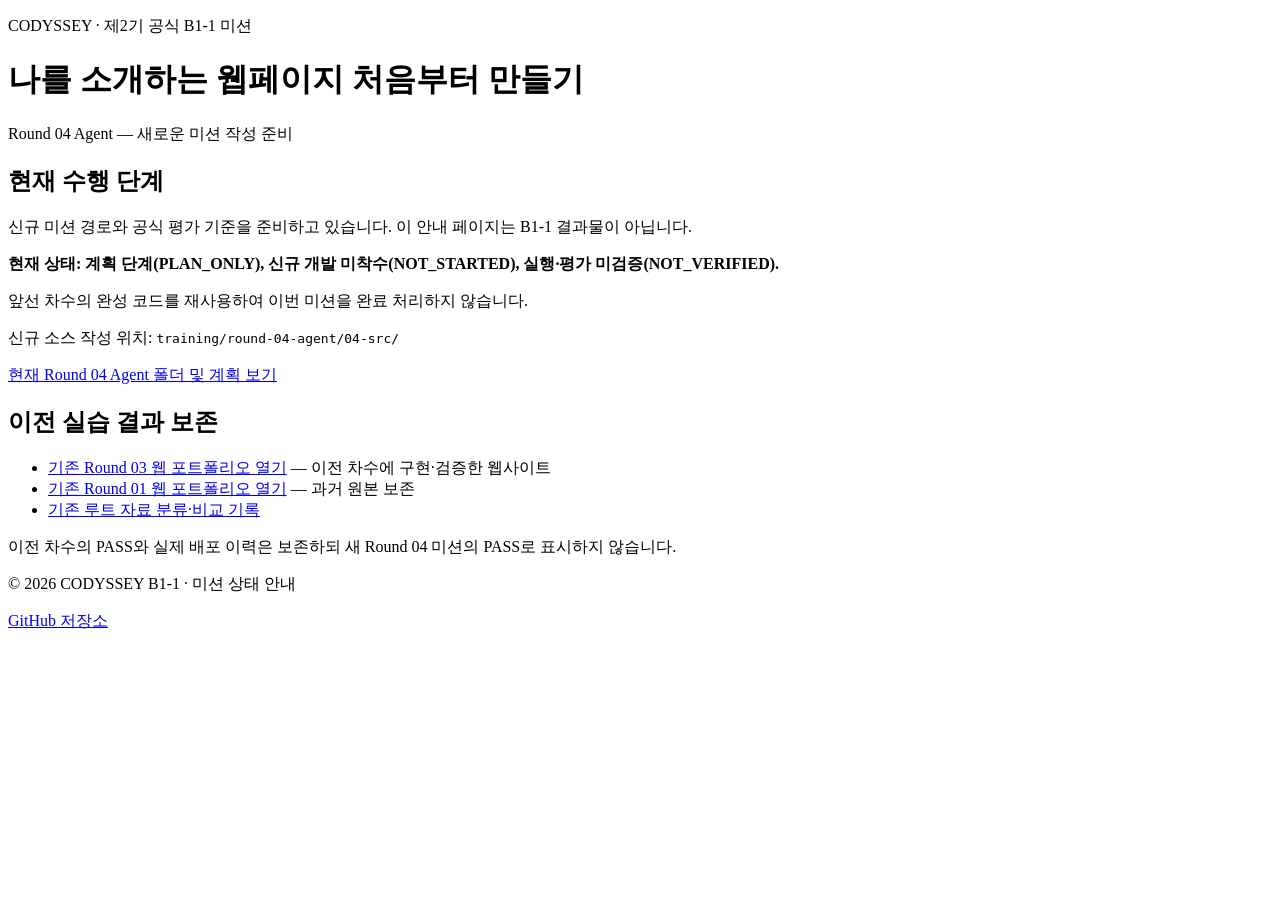
<file: index.html>
<!doctype html>
<html lang="ko">
<head>
  <meta charset="utf-8">
  <meta name="viewport" content="width=device-width, initial-scale=1">
  <meta name="description" content="CODYSSEY B1-1 Round 04 Agent 신규 미션 준비 현황 — 이전 웹 포트폴리오는 보존">
  <link rel="canonical" href="https://metastudy999.github.io/codyssey-basic-web-portfolio/">
  <title>CODYSSEY B1-1 | Round 04 Agent 미션 준비</title>
</head>
<body>
  <header>
    <p>CODYSSEY · 제2기 공식 B1-1 미션</p>
    <h1>나를 소개하는 웹페이지 처음부터 만들기</h1>
    <p>Round 04 Agent — 새로운 미션 작성 준비</p>
  </header>
  <main id="main">
    <section aria-labelledby="current-heading">
      <h2 id="current-heading">현재 수행 단계</h2>
      <p>신규 미션 경로와 공식 평가 기준을 준비하고 있습니다. 이 안내 페이지는 B1-1 결과물이 아닙니다.</p>
      <p><strong>현재 상태: 계획 단계(PLAN_ONLY), 신규 개발 미착수(NOT_STARTED), 실행·평가 미검증(NOT_VERIFIED).</strong></p>
      <p>앞선 차수의 완성 코드를 재사용하여 이번 미션을 완료 처리하지 않습니다.</p>
      <p>신규 소스 작성 위치: <code>training/round-04-agent/04-src/</code></p>
      <p><a href="https://github.com/MetaStudy999/codyssey-basic-web-portfolio/tree/main/training/round-04-agent">현재 Round 04 Agent 폴더 및 계획 보기</a></p>
    </section>
    <section aria-labelledby="history-heading">
      <h2 id="history-heading">이전 실습 결과 보존</h2>
      <ul>
        <li><a href="training/round-03-apos/04-src/">기존 Round 03 웹 포트폴리오 열기</a> — 이전 차수에 구현·검증한 웹사이트</li>
        <li><a href="legacy/round-01-portfolio/">기존 Round 01 웹 포트폴리오 열기</a> — 과거 원본 보존</li>
        <li><a href="https://github.com/MetaStudy999/codyssey-basic-web-portfolio/blob/main/training/round-04-agent/00-plan/LEGACY-SOURCE-INVENTORY.md">기존 루트 자료 분류·비교 기록</a></li>
      </ul>
      <p>이전 차수의 PASS와 실제 배포 이력은 보존하되 새 Round 04 미션의 PASS로 표시하지 않습니다.</p>
    </section>
  </main>
  <footer>
    <p>© 2026 CODYSSEY B1-1 · 미션 상태 안내</p>
    <a href="https://github.com/MetaStudy999/codyssey-basic-web-portfolio">GitHub 저장소</a>
  </footer>
</body>
</html>
</file>
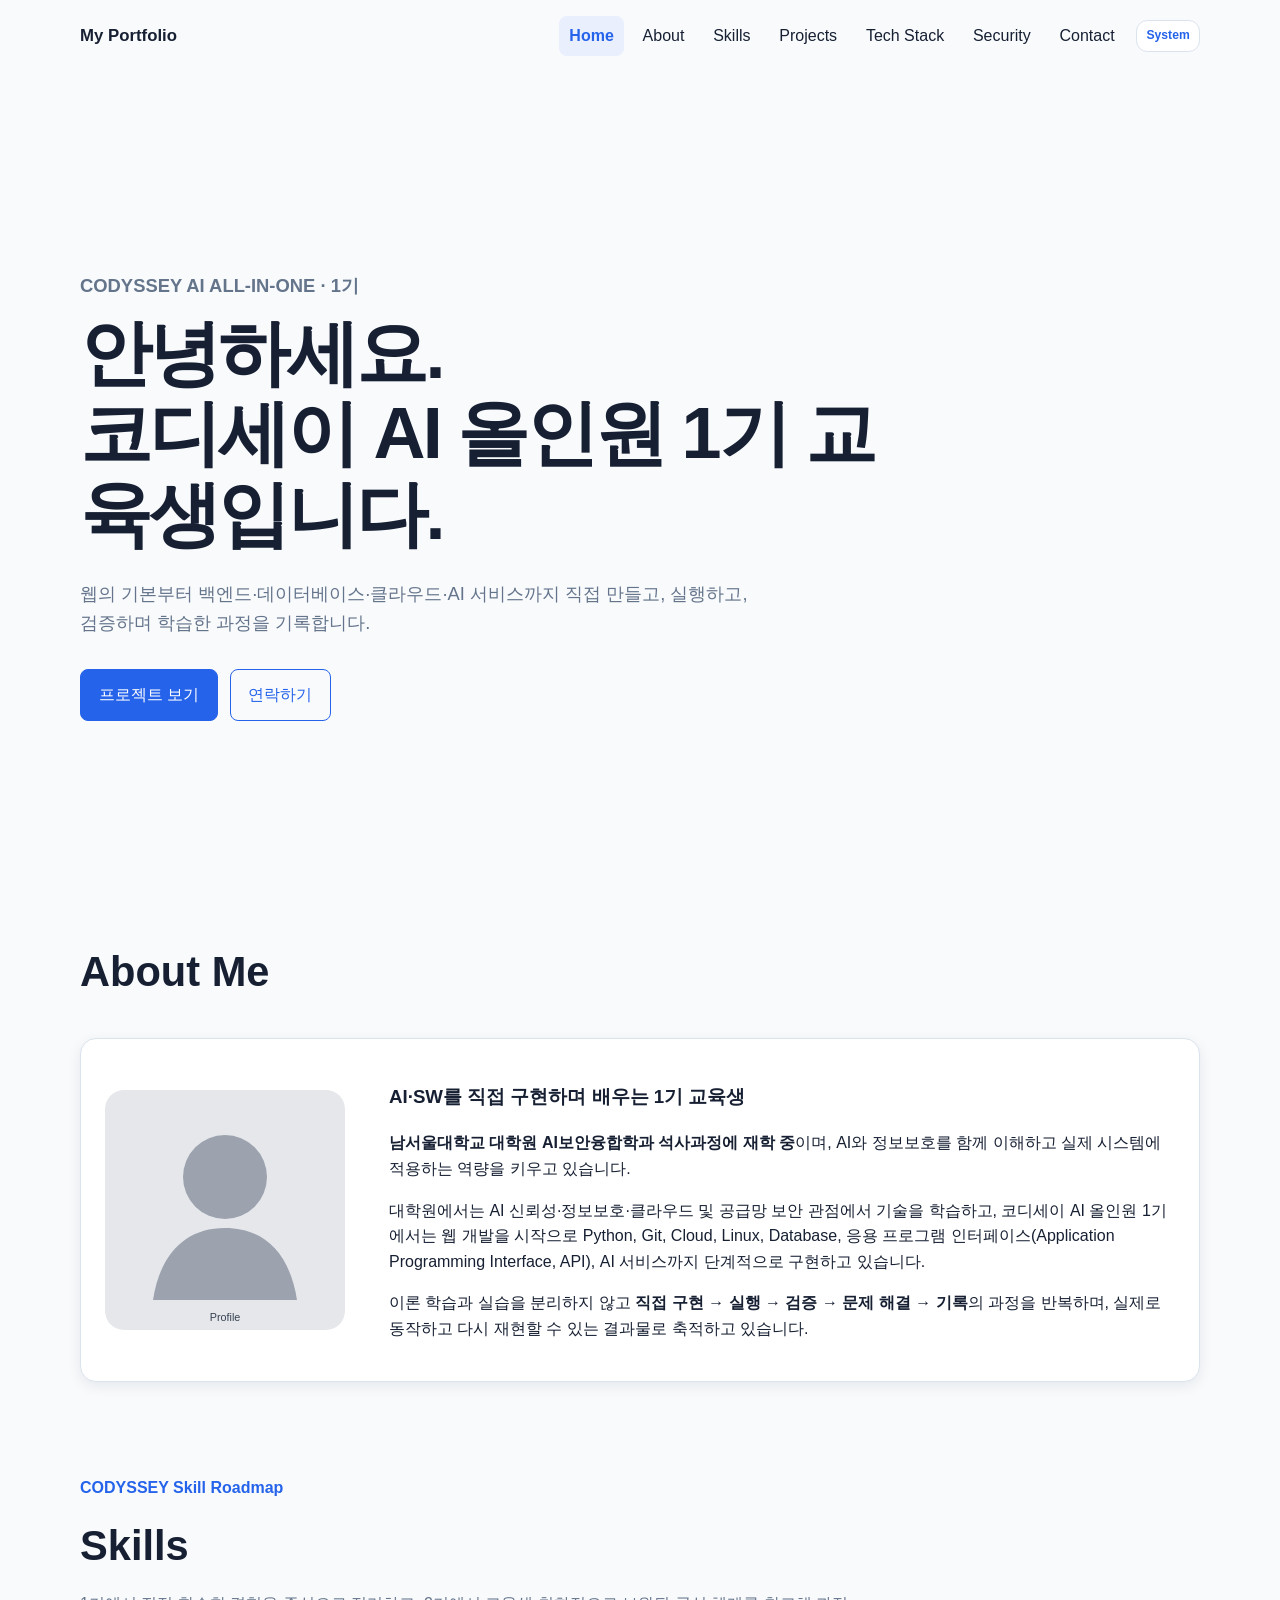
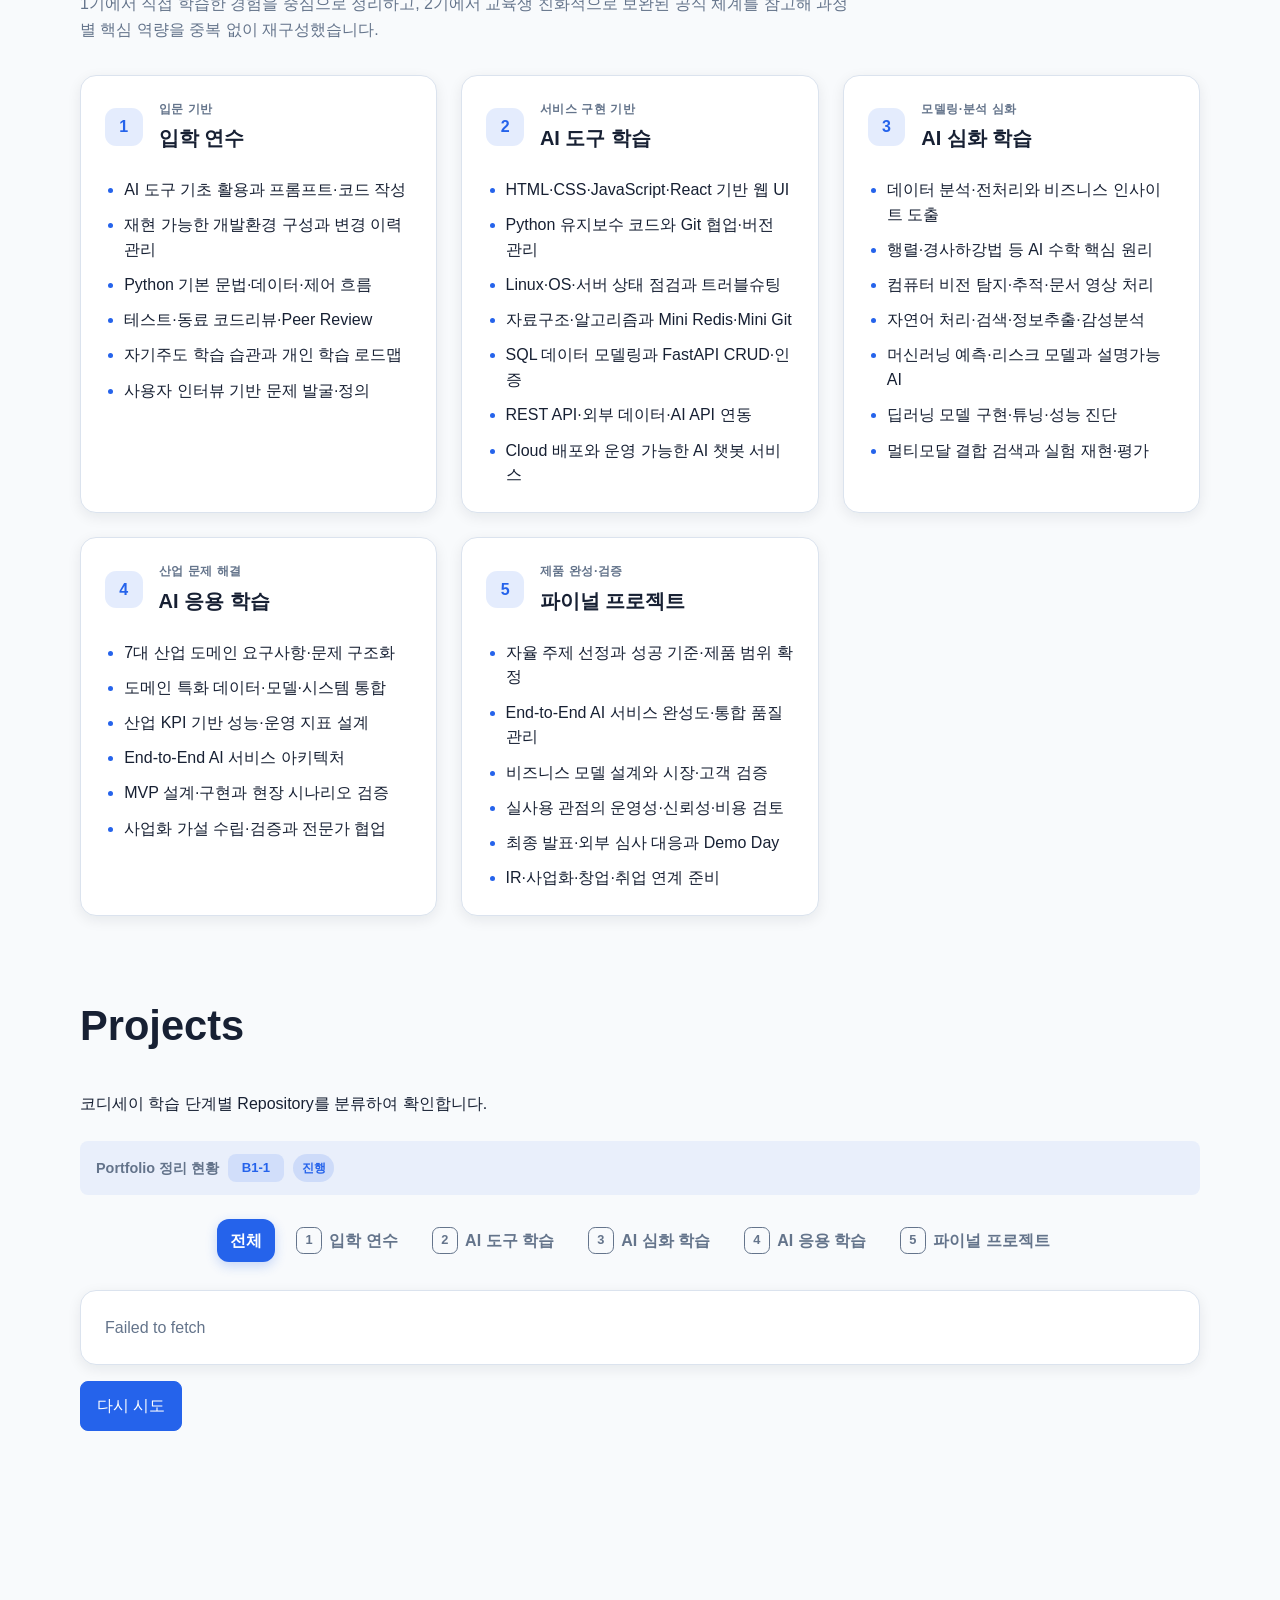
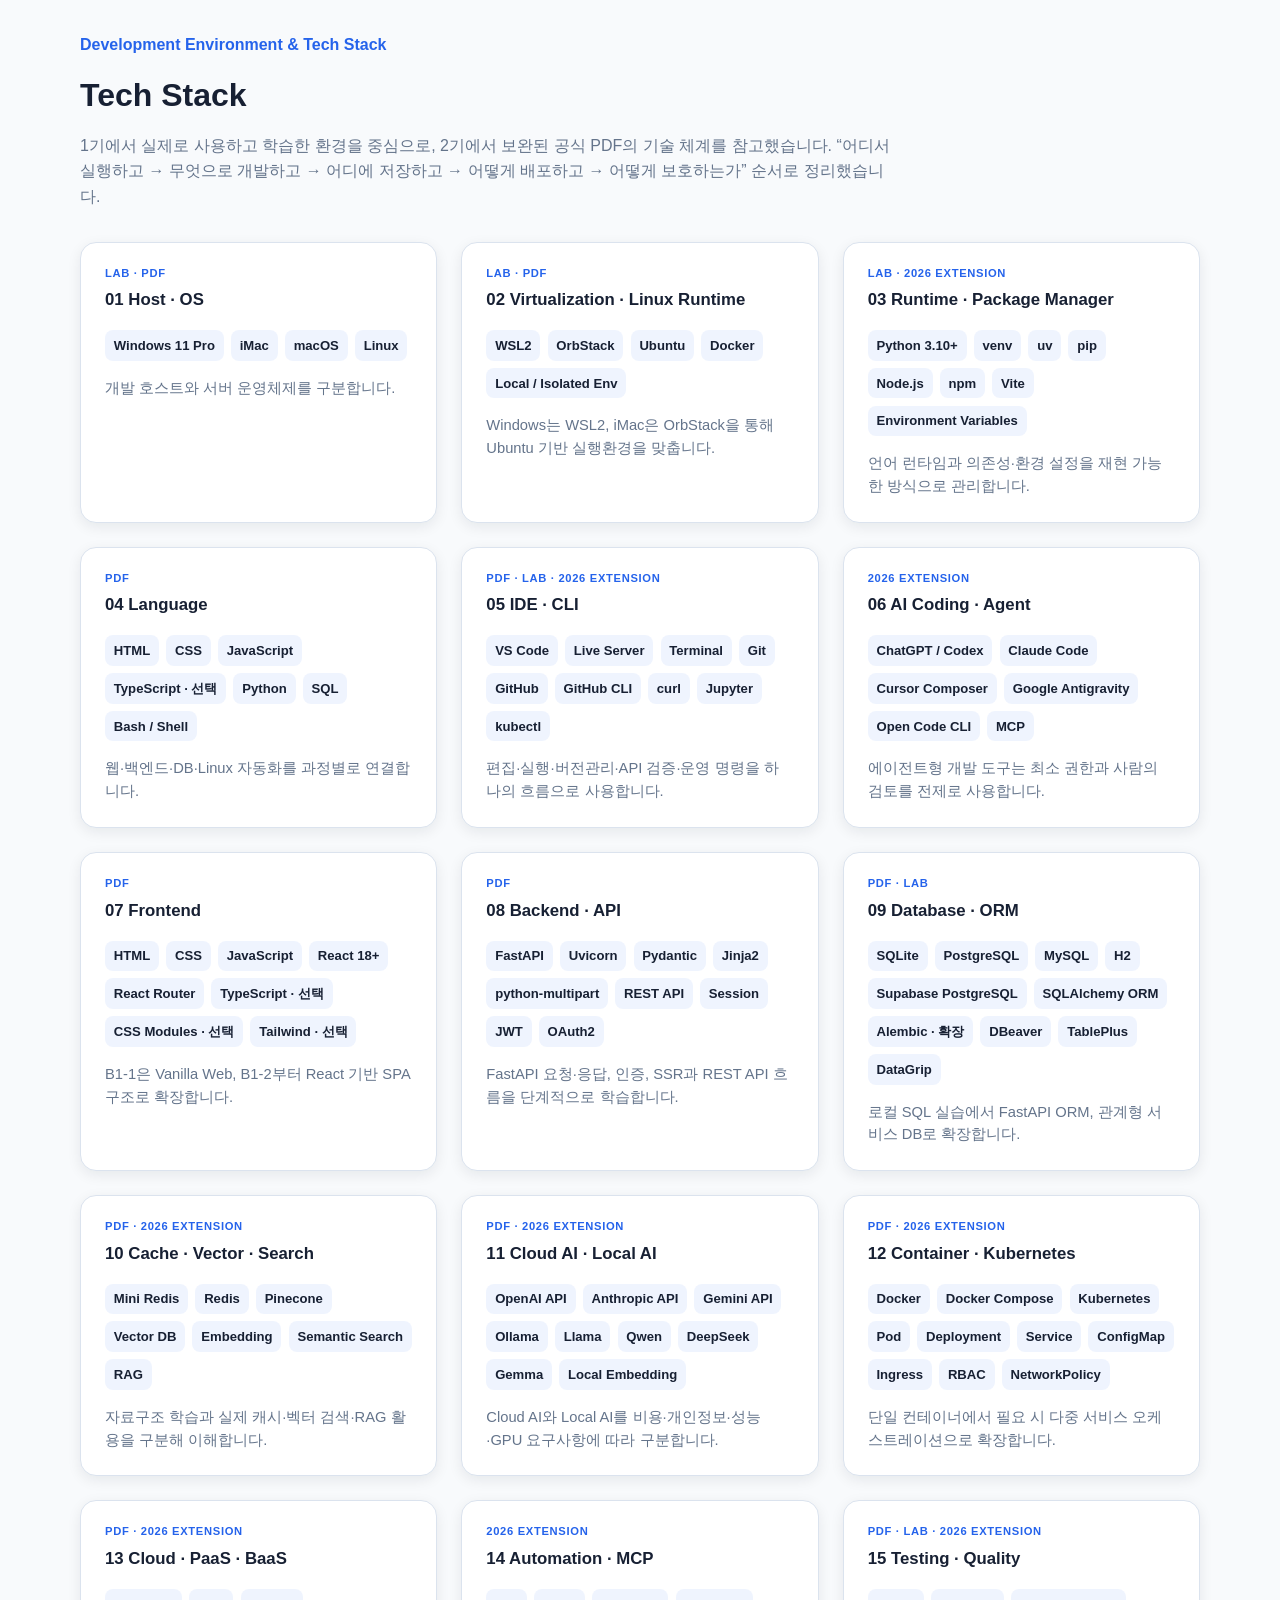
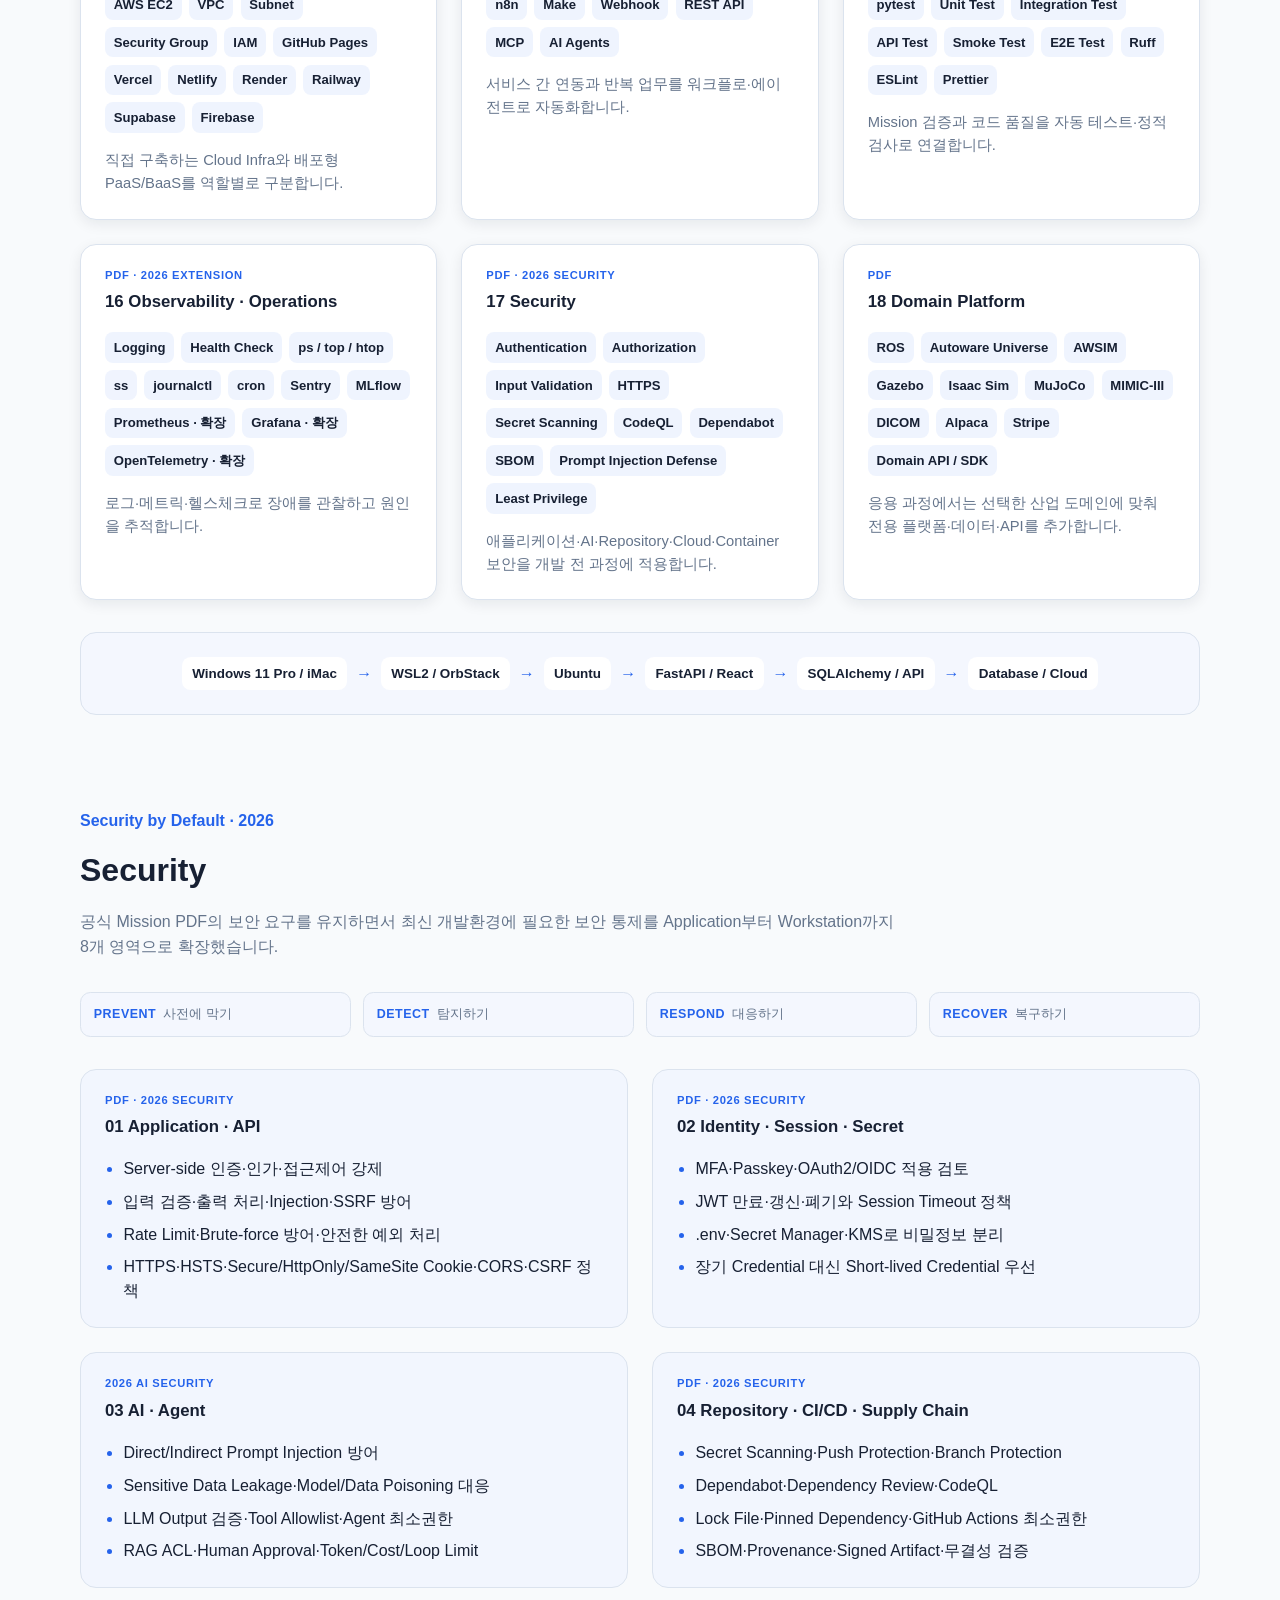
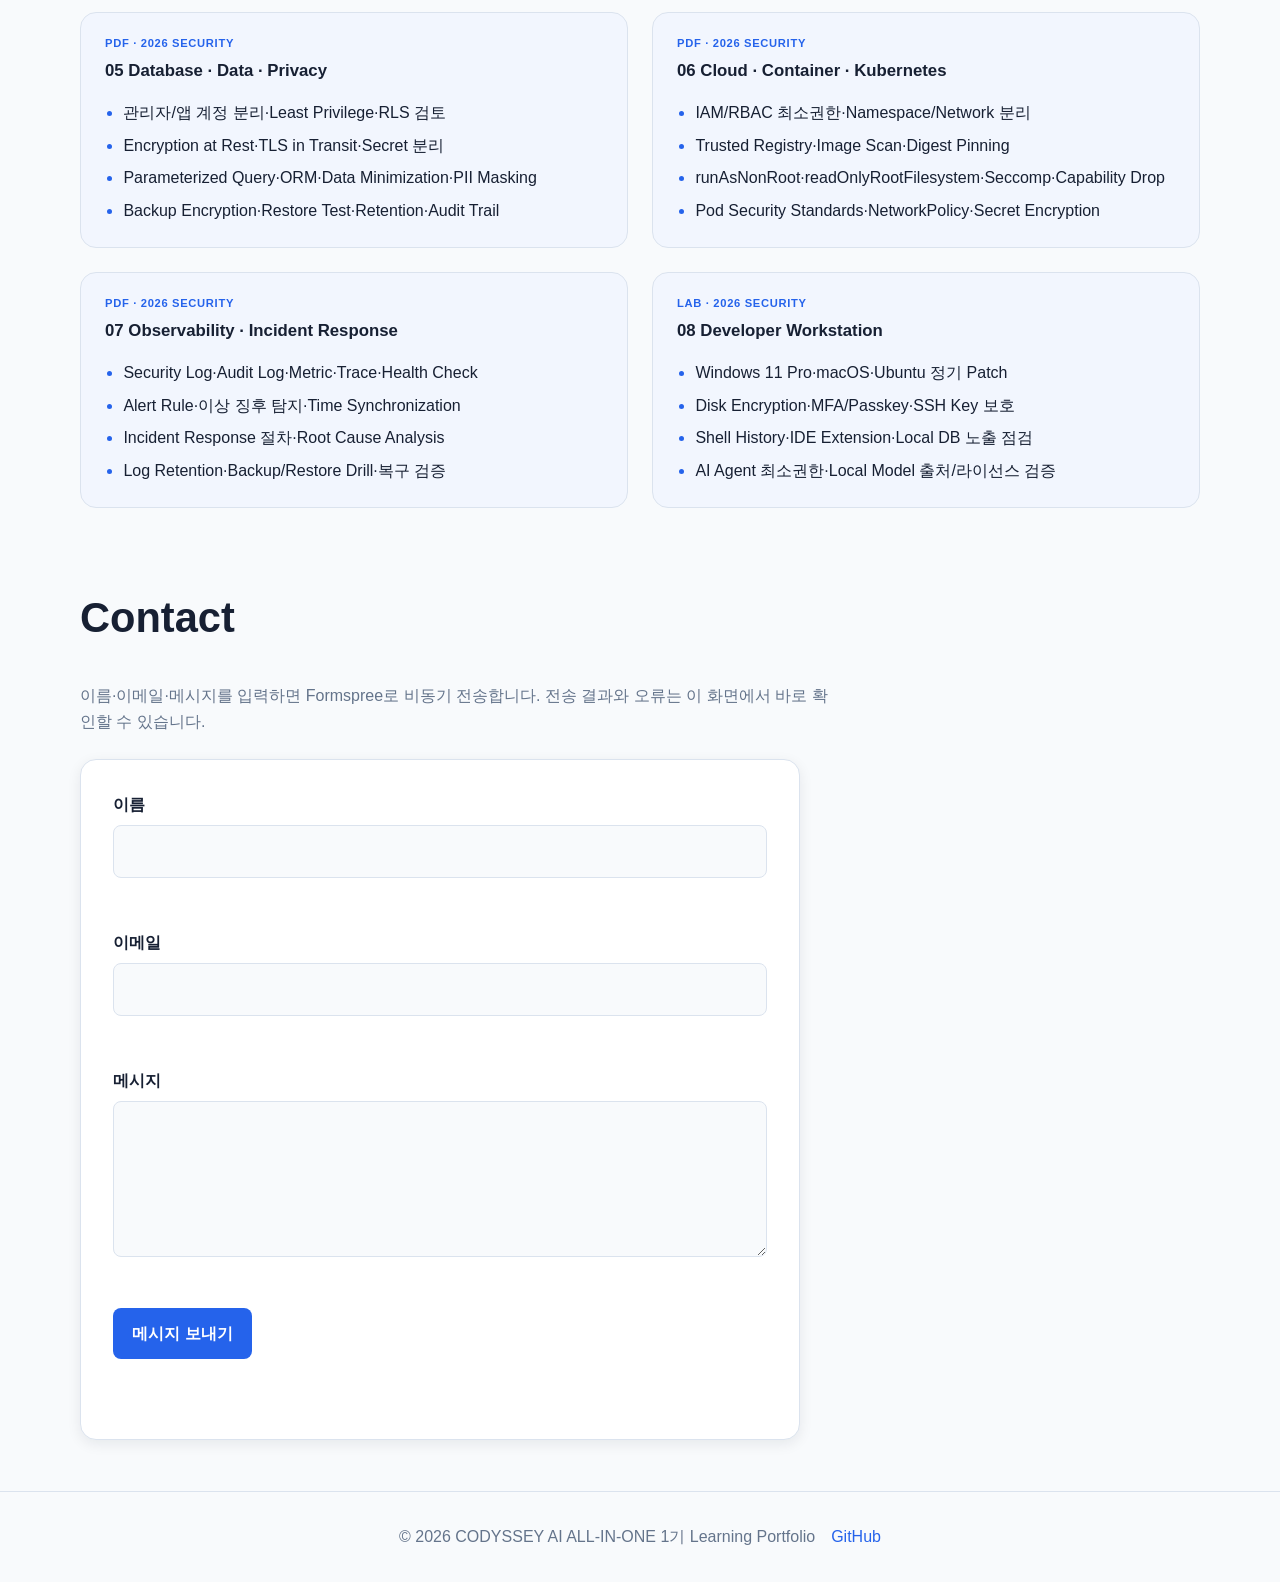
<file: legacy/round-01-portfolio/index.html>
<!DOCTYPE html>
<html lang="ko">
<head>
  <meta charset="UTF-8">
  <meta name="viewport" content="width=device-width, initial-scale=1.0">
  <meta
    name="description"
    content="코디세이 AI 올인원 1기에서 웹, Python, Git, Cloud, Linux, Database, AI를 직접 구현하고 검증하며 학습한 과정을 기록한 포트폴리오입니다."
  >
  <meta name="theme-color" content="#2563eb">
  <link
    rel="canonical"
    href="https://metastudy999.github.io/codyssey-basic-web-portfolio/"
  >
  <meta property="og:type" content="website">
  <meta property="og:title" content="CODYSSEY AI ALL-IN-ONE 1기 | AI·SW Learning Portfolio">
  <meta
    property="og:description"
    content="직접 만들고, 실행하고, 검증하며 축적한 AI·SW 학습 포트폴리오입니다."
  >
  <meta
    property="og:url"
    content="https://metastudy999.github.io/codyssey-basic-web-portfolio/"
  >
  <link rel="icon" href="images/profile-placeholder.svg" type="image/svg+xml">

  <title>CODYSSEY AI ALL-IN-ONE 1기 | AI·SW Learning Portfolio</title>

  <link rel="stylesheet" href="css/style.css">
  <!--
    defer: HTML 문서를 먼저 해석한 뒤 JavaScript를 실행합니다.
    그래서 script.js가 DOM 요소를 찾을 때 아직 만들어지지 않은 요소를 참조하는 문제를 줄입니다.
  -->
  <script src="js/script.js" defer></script>
</head>

<body>
  <!--
    접근성(Accessibility, A11y): 키보드 사용자가 반복되는 메뉴를 건너뛰고
    바로 본문(main)으로 이동할 수 있도록 Skip Link를 제공합니다.
  -->
  <a class="skip-link" href="#main-content">본문 바로가기</a>

  <!--
    Semantic HTML: header와 nav를 사용해 "페이지 머리말"과 "주요 탐색 영역"의
    의미를 브라우저와 보조기술에 명확하게 전달합니다.
  -->
  <header class="site-header" id="top">
    <nav class="site-nav" aria-label="주요 메뉴">
      <a class="logo" href="#home" aria-label="홈으로 이동">
        My Portfolio
      </a>

      <button
        class="menu-toggle"
        type="button"
        aria-label="메뉴 열기"
        aria-expanded="false"
        aria-controls="nav-menu"
      >
        ☰
      </button>

      <ul class="nav-menu" id="nav-menu">
        <li><a href="#home">Home</a></li>
        <li><a href="#about">About</a></li>
        <li><a href="#skills">Skills</a></li>
        <li><a href="#projects">Projects</a></li>
        <li><a href="#tech-stack">Tech Stack</a></li>
        <li><a href="#security">Security</a></li>
        <li><a href="#contact">Contact</a></li>
        <li class="theme-menu-item">
          <button
            type="button"
            class="theme-cycle"
            id="theme-cycle"
            aria-label="현재 테마: System. 눌러 Light로 변경"
            title="System → Light → Dark 순서로 변경"
          >
            System
          </button>
        </li>
      </ul>
    </nav>
  </header>

  <!--
    main은 이 페이지의 핵심 콘텐츠 영역입니다.
    각 section은 Hero / About / Skills / Projects / Contact처럼 역할별로 나눕니다.
  -->
  <main id="main-content">
    <section class="hero section" id="home">
      <div class="section-inner">
        <p class="eyebrow">CODYSSEY AI ALL-IN-ONE · 1기</p>

        <h1>
          안녕하세요.<br>
          <span
            id="hero-typing"
            class="hero-typing"
            data-text="코디세이 AI 올인원 1기 교육생입니다."
          >코디세이 AI 올인원 1기 교육생입니다.</span>
        </h1>

        <p>
          웹의 기본부터 백엔드·데이터베이스·클라우드·AI 서비스까지
          직접 만들고, 실행하고, 검증하며 학습한 과정을 기록합니다.
        </p>

        <div class="hero-actions">
          <a href="#projects">프로젝트 보기</a>
          <a href="#contact">연락하기</a>
        </div>
      </div>
    </section>

    <section class="about section" id="about">
      <div class="section-inner">
        <h2>About Me</h2>

        <article class="about-card">
          <img
            src="images/profile-placeholder.svg"
            alt="포트폴리오 프로필 이미지 자리 표시"
          >

          <div>
            <h3>AI·SW를 직접 구현하며 배우는 1기 교육생</h3>

            <p>
              <strong>남서울대학교 대학원 AI보안융합학과 석사과정에 재학 중</strong>이며,
              AI와 정보보호를 함께 이해하고 실제 시스템에 적용하는 역량을 키우고 있습니다.
            </p>

            <p>
              대학원에서는 AI 신뢰성·정보보호·클라우드 및 공급망 보안 관점에서
              기술을 학습하고, 코디세이 AI 올인원 1기에서는 웹 개발을 시작으로
              Python, Git, Cloud, Linux, Database,
              응용 프로그램 인터페이스(Application Programming Interface, API),
              AI 서비스까지 단계적으로 구현하고 있습니다.
            </p>

            <p>
              이론 학습과 실습을 분리하지 않고
              <strong>직접 구현 → 실행 → 검증 → 문제 해결 → 기록</strong>의 과정을 반복하며,
              실제로 동작하고 다시 재현할 수 있는 결과물로 축적하고 있습니다.
            </p>
          </div>
        </article>
      </div>
    </section>

    <section class="skills section" id="skills">
      <div class="section-inner">
        <div class="section-heading">
          <p class="eyebrow">CODYSSEY Skill Roadmap</p>
          <h2>Skills</h2>
          <p class="section-description">
            1기에서 직접 학습한 경험을 중심으로 정리하고, 2기에서 교육생 친화적으로 보완된 공식 체계를 참고해 과정별 핵심 역량을 중복 없이 재구성했습니다.
          </p>
        </div>

        <div class="skills-roadmap">
          <article class="skill-stage-card">
            <div class="skill-stage-header">
              <span class="skill-stage-number">1</span>
              <div>
                <p class="skill-stage-kicker">입문 기반</p>
                <h3>입학 연수</h3>
              </div>
            </div>
            <ul class="skill-list">
              <li>AI 도구 기초 활용과 프롬프트·코드 작성</li>
              <li>재현 가능한 개발환경 구성과 변경 이력 관리</li>
              <li>Python 기본 문법·데이터·제어 흐름</li>
              <li>테스트·동료 코드리뷰·Peer Review</li>
              <li>자기주도 학습 습관과 개인 학습 로드맵</li>
              <li>사용자 인터뷰 기반 문제 발굴·정의</li>
            </ul>
          </article>

          <article class="skill-stage-card">
            <div class="skill-stage-header">
              <span class="skill-stage-number">2</span>
              <div>
                <p class="skill-stage-kicker">서비스 구현 기반</p>
                <h3>AI 도구 학습</h3>
              </div>
            </div>
            <ul class="skill-list">
              <li>HTML·CSS·JavaScript·React 기반 웹 UI</li>
              <li>Python 유지보수 코드와 Git 협업·버전 관리</li>
              <li>Linux·OS·서버 상태 점검과 트러블슈팅</li>
              <li>자료구조·알고리즘과 Mini Redis·Mini Git</li>
              <li>SQL 데이터 모델링과 FastAPI CRUD·인증</li>
              <li>REST API·외부 데이터·AI API 연동</li>
              <li>Cloud 배포와 운영 가능한 AI 챗봇 서비스</li>
            </ul>
          </article>

          <article class="skill-stage-card">
            <div class="skill-stage-header">
              <span class="skill-stage-number">3</span>
              <div>
                <p class="skill-stage-kicker">모델링·분석 심화</p>
                <h3>AI 심화 학습</h3>
              </div>
            </div>
            <ul class="skill-list">
              <li>데이터 분석·전처리와 비즈니스 인사이트 도출</li>
              <li>행렬·경사하강법 등 AI 수학 핵심 원리</li>
              <li>컴퓨터 비전 탐지·추적·문서 영상 처리</li>
              <li>자연어 처리·검색·정보추출·감성분석</li>
              <li>머신러닝 예측·리스크 모델과 설명가능 AI</li>
              <li>딥러닝 모델 구현·튜닝·성능 진단</li>
              <li>멀티모달 결합 검색과 실험 재현·평가</li>
            </ul>
          </article>

          <article class="skill-stage-card">
            <div class="skill-stage-header">
              <span class="skill-stage-number">4</span>
              <div>
                <p class="skill-stage-kicker">산업 문제 해결</p>
                <h3>AI 응용 학습</h3>
              </div>
            </div>
            <ul class="skill-list">
              <li>7대 산업 도메인 요구사항·문제 구조화</li>
              <li>도메인 특화 데이터·모델·시스템 통합</li>
              <li>산업 KPI 기반 성능·운영 지표 설계</li>
              <li>End-to-End AI 서비스 아키텍처</li>
              <li>MVP 설계·구현과 현장 시나리오 검증</li>
              <li>사업화 가설 수립·검증과 전문가 협업</li>
            </ul>
          </article>

          <article class="skill-stage-card">
            <div class="skill-stage-header">
              <span class="skill-stage-number">5</span>
              <div>
                <p class="skill-stage-kicker">제품 완성·검증</p>
                <h3>파이널 프로젝트</h3>
              </div>
            </div>
            <ul class="skill-list">
              <li>자율 주제 선정과 성공 기준·제품 범위 확정</li>
              <li>End-to-End AI 서비스 완성도·통합 품질 관리</li>
              <li>비즈니스 모델 설계와 시장·고객 검증</li>
              <li>실사용 관점의 운영성·신뢰성·비용 검토</li>
              <li>최종 발표·외부 심사 대응과 Demo Day</li>
              <li>IR·사업화·창업·취업 연계 준비</li>
            </ul>
          </article>
        </div>

              </div>
    </section>

<!--
  Projects는 GitHub API에서 받은 Repository 데이터를 JavaScript가 동적으로 렌더링합니다.
  loading / success / empty / error 상태에 따라 아래 상태 영역과 카드 Grid가 달라집니다.
-->
<section class="projects section" id="projects">
      <div class="section-inner">
        <h2>Projects</h2>

        <p>
          코디세이 학습 단계별 Repository를 분류하여 확인합니다.
        </p>

        <div
          class="current-mission-summary"
          id="current-mission-summary"
          aria-live="polite"
        >
          Portfolio 정리 현황을 불러오는 중입니다.
        </div>

        <div
          class="projects-categories"
          id="projects-categories"
          role="tablist"
          aria-label="코디세이 프로젝트 카테고리"
        >
          <button type="button" role="tab" data-project-category="all" aria-selected="true">
            전체
          </button>
          <button type="button" role="tab" data-project-category="admission" aria-selected="false">
            <span class="project-category-number">1</span>
            <span>입학 연수</span>
          </button>
          <button type="button" role="tab" data-project-category="tools" aria-selected="false">
            <span class="project-category-number">2</span>
            <span>AI 도구 학습</span>
          </button>
          <button type="button" role="tab" data-project-category="advanced" aria-selected="false">
            <span class="project-category-number">3</span>
            <span>AI 심화 학습</span>
          </button>
          <button type="button" role="tab" data-project-category="applied" aria-selected="false">
            <span class="project-category-number">4</span>
            <span>AI 응용 학습</span>
          </button>
          <button type="button" role="tab" data-project-category="final" aria-selected="false">
            <span class="project-category-number">5</span>
            <span>파이널 프로젝트</span>
          </button>
        </div>

        <div
          class="projects-language-filter"
          id="projects-language-filter"
          aria-label="프로젝트 언어 필터"
          hidden
        >
          <span class="projects-filter-label">언어</span>
          <div
            class="projects-language-buttons"
            id="projects-language-buttons"
            role="group"
            aria-label="언어별 프로젝트 필터"
          ></div>
        </div>

        <div
          class="projects-status"
          id="projects-status"
          role="status"
          aria-live="polite"
        >
          프로젝트를 준비하고 있습니다.
        </div>

        <button
          class="projects-reload"
          id="reload-projects"
          type="button"
        >
          프로젝트 다시 불러오기
        </button>

        <div
          class="projects-category-message"
          id="projects-category-message"
          role="status"
          hidden
        ></div>

        <div
          class="projects-grid"
          id="projects-grid"
          aria-label="GitHub 프로젝트 목록"
        ></div>

        <nav
          class="projects-pagination"
          id="projects-pagination"
          aria-label="프로젝트 페이지 이동"
        ></nav>

      </div>
    </section>

    <section class="tech-stack section" id="tech-stack">
      <div class="section-inner">
        <div class="development-environment">
          <div class="development-environment-heading">
            <p class="eyebrow">Development Environment & Tech Stack</p>
            <h2>Tech Stack</h2>
            <p>
              1기에서 실제로 사용하고 학습한 환경을 중심으로, 2기에서 보완된 공식 PDF의 기술 체계를 참고했습니다.
              “어디서 실행하고 → 무엇으로 개발하고 → 어디에 저장하고 → 어떻게 배포하고 → 어떻게 보호하는가” 순서로 정리했습니다.
            </p>
          </div>

          <div class="development-stack-grid">
            <article class="development-stack-card">
              <p class="stack-source">LAB · PDF</p>
              <h4>01 Host · OS</h4>
              <div class="tech-tags">
                <span>Windows 11 Pro</span><span>iMac</span><span>macOS</span><span>Linux</span>
              </div>
              <p>개발 호스트와 서버 운영체제를 구분합니다.</p>
            </article>

            <article class="development-stack-card">
              <p class="stack-source">LAB · PDF</p>
              <h4>02 Virtualization · Linux Runtime</h4>
              <div class="tech-tags">
                <span>WSL2</span><span>OrbStack</span><span>Ubuntu</span><span>Docker</span><span>Local / Isolated Env</span>
              </div>
              <p>Windows는 WSL2, iMac은 OrbStack을 통해 Ubuntu 기반 실행환경을 맞춥니다.</p>
            </article>

            <article class="development-stack-card">
              <p class="stack-source">LAB · 2026 EXTENSION</p>
              <h4>03 Runtime · Package Manager</h4>
              <div class="tech-tags">
                <span>Python 3.10+</span><span>venv</span><span>uv</span><span>pip</span>
                <span>Node.js</span><span>npm</span><span>Vite</span><span>Environment Variables</span>
              </div>
              <p>언어 런타임과 의존성·환경 설정을 재현 가능한 방식으로 관리합니다.</p>
            </article>

            <article class="development-stack-card">
              <p class="stack-source">PDF</p>
              <h4>04 Language</h4>
              <div class="tech-tags">
                <span>HTML</span><span>CSS</span><span>JavaScript</span><span>TypeScript · 선택</span>
                <span>Python</span><span>SQL</span><span>Bash / Shell</span>
              </div>
              <p>웹·백엔드·DB·Linux 자동화를 과정별로 연결합니다.</p>
            </article>

            <article class="development-stack-card">
              <p class="stack-source">PDF · LAB · 2026 EXTENSION</p>
              <h4>05 IDE · CLI</h4>
              <div class="tech-tags">
                <span>VS Code</span><span>Live Server</span><span>Terminal</span><span>Git</span><span>GitHub</span>
                <span>GitHub CLI</span><span>curl</span><span>Jupyter</span><span>kubectl</span>
              </div>
              <p>편집·실행·버전관리·API 검증·운영 명령을 하나의 흐름으로 사용합니다.</p>
            </article>

            <article class="development-stack-card">
              <p class="stack-source">2026 EXTENSION</p>
              <h4>06 AI Coding · Agent</h4>
              <div class="tech-tags">
                <span>ChatGPT / Codex</span><span>Claude Code</span><span>Cursor Composer</span>
                <span>Google Antigravity</span><span>Open Code CLI</span><span>MCP</span>
              </div>
              <p>에이전트형 개발 도구는 최소 권한과 사람의 검토를 전제로 사용합니다.</p>
            </article>

            <article class="development-stack-card">
              <p class="stack-source">PDF</p>
              <h4>07 Frontend</h4>
              <div class="tech-tags">
                <span>HTML</span><span>CSS</span><span>JavaScript</span><span>React 18+</span>
                <span>React Router</span><span>TypeScript · 선택</span><span>CSS Modules · 선택</span><span>Tailwind · 선택</span>
              </div>
              <p>B1-1은 Vanilla Web, B1-2부터 React 기반 SPA 구조로 확장합니다.</p>
            </article>

            <article class="development-stack-card">
              <p class="stack-source">PDF</p>
              <h4>08 Backend · API</h4>
              <div class="tech-tags">
                <span>FastAPI</span><span>Uvicorn</span><span>Pydantic</span><span>Jinja2</span>
                <span>python-multipart</span><span>REST API</span><span>Session</span><span>JWT</span><span>OAuth2</span>
              </div>
              <p>FastAPI 요청·응답, 인증, SSR과 REST API 흐름을 단계적으로 학습합니다.</p>
            </article>

            <article class="development-stack-card">
              <p class="stack-source">PDF · LAB</p>
              <h4>09 Database · ORM</h4>
              <div class="tech-tags">
                <span>SQLite</span><span>PostgreSQL</span><span>MySQL</span><span>H2</span><span>Supabase PostgreSQL</span>
                <span>SQLAlchemy ORM</span><span>Alembic · 확장</span><span>DBeaver</span><span>TablePlus</span><span>DataGrip</span>
              </div>
              <p>로컬 SQL 실습에서 FastAPI ORM, 관계형 서비스 DB로 확장합니다.</p>
            </article>

            <article class="development-stack-card">
              <p class="stack-source">PDF · 2026 EXTENSION</p>
              <h4>10 Cache · Vector · Search</h4>
              <div class="tech-tags">
                <span>Mini Redis</span><span>Redis</span><span>Pinecone</span><span>Vector DB</span>
                <span>Embedding</span><span>Semantic Search</span><span>RAG</span>
              </div>
              <p>자료구조 학습과 실제 캐시·벡터 검색·RAG 활용을 구분해 이해합니다.</p>
            </article>

            <article class="development-stack-card">
              <p class="stack-source">PDF · 2026 EXTENSION</p>
              <h4>11 Cloud AI · Local AI</h4>
              <div class="tech-tags">
                <span>OpenAI API</span><span>Anthropic API</span><span>Gemini API</span>
                <span>Ollama</span><span>Llama</span><span>Qwen</span><span>DeepSeek</span><span>Gemma</span><span>Local Embedding</span>
              </div>
              <p>Cloud AI와 Local AI를 비용·개인정보·성능·GPU 요구사항에 따라 구분합니다.</p>
            </article>

            <article class="development-stack-card">
              <p class="stack-source">PDF · 2026 EXTENSION</p>
              <h4>12 Container · Kubernetes</h4>
              <div class="tech-tags">
                <span>Docker</span><span>Docker Compose</span><span>Kubernetes</span><span>Pod</span><span>Deployment</span>
                <span>Service</span><span>ConfigMap</span><span>Ingress</span><span>RBAC</span><span>NetworkPolicy</span>
              </div>
              <p>단일 컨테이너에서 필요 시 다중 서비스 오케스트레이션으로 확장합니다.</p>
            </article>

            <article class="development-stack-card">
              <p class="stack-source">PDF · 2026 EXTENSION</p>
              <h4>13 Cloud · PaaS · BaaS</h4>
              <div class="tech-tags">
                <span>AWS EC2</span><span>VPC</span><span>Subnet</span><span>Security Group</span><span>IAM</span>
                <span>GitHub Pages</span><span>Vercel</span><span>Netlify</span><span>Render</span><span>Railway</span>
                <span>Supabase</span><span>Firebase</span>
              </div>
              <p>직접 구축하는 Cloud Infra와 배포형 PaaS/BaaS를 역할별로 구분합니다.</p>
            </article>

            <article class="development-stack-card">
              <p class="stack-source">2026 EXTENSION</p>
              <h4>14 Automation · MCP</h4>
              <div class="tech-tags">
                <span>n8n</span><span>Make</span><span>Webhook</span><span>REST API</span><span>MCP</span><span>AI Agents</span>
              </div>
              <p>서비스 간 연동과 반복 업무를 워크플로·에이전트로 자동화합니다.</p>
            </article>

            <article class="development-stack-card">
              <p class="stack-source">PDF · LAB · 2026 EXTENSION</p>
              <h4>15 Testing · Quality</h4>
              <div class="tech-tags">
                <span>pytest</span><span>Unit Test</span><span>Integration Test</span><span>API Test</span>
                <span>Smoke Test</span><span>E2E Test</span><span>Ruff</span><span>ESLint</span><span>Prettier</span>
              </div>
              <p>Mission 검증과 코드 품질을 자동 테스트·정적 검사로 연결합니다.</p>
            </article>

            <article class="development-stack-card">
              <p class="stack-source">PDF · 2026 EXTENSION</p>
              <h4>16 Observability · Operations</h4>
              <div class="tech-tags">
                <span>Logging</span><span>Health Check</span><span>ps / top / htop</span><span>ss</span>
                <span>journalctl</span><span>cron</span><span>Sentry</span><span>MLflow</span>
                <span>Prometheus · 확장</span><span>Grafana · 확장</span><span>OpenTelemetry · 확장</span>
              </div>
              <p>로그·메트릭·헬스체크로 장애를 관찰하고 원인을 추적합니다.</p>
            </article>

            <article class="development-stack-card">
              <p class="stack-source">PDF · 2026 SECURITY</p>
              <h4>17 Security</h4>
              <div class="tech-tags">
                <span>Authentication</span><span>Authorization</span><span>Input Validation</span><span>HTTPS</span>
                <span>Secret Scanning</span><span>CodeQL</span><span>Dependabot</span><span>SBOM</span>
                <span>Prompt Injection Defense</span><span>Least Privilege</span>
              </div>
              <p>애플리케이션·AI·Repository·Cloud·Container 보안을 개발 전 과정에 적용합니다.</p>
            </article>

            <article class="development-stack-card">
              <p class="stack-source">PDF</p>
              <h4>18 Domain Platform</h4>
              <div class="tech-tags">
                <span>ROS</span><span>Autoware Universe</span><span>AWSIM</span><span>Gazebo</span><span>Isaac Sim</span>
                <span>MuJoCo</span><span>MIMIC-III</span><span>DICOM</span><span>Alpaca</span><span>Stripe</span><span>Domain API / SDK</span>
              </div>
              <p>응용 과정에서는 선택한 산업 도메인에 맞춰 전용 플랫폼·데이터·API를 추가합니다.</p>
            </article>
          </div>

          <div class="environment-flow" aria-label="실습 개발환경 흐름">
            <span>Windows 11 Pro / iMac</span><strong>→</strong>
            <span>WSL2 / OrbStack</span><strong>→</strong>
            <span>Ubuntu</span><strong>→</strong>
            <span>FastAPI / React</span><strong>→</strong>
            <span>SQLAlchemy / API</span><strong>→</strong>
            <span>Database / Cloud</span>
          </div>

                  </div>
      </div>
    </section>

<section class="security section" id="security">
      <div class="section-inner">
        <div class="security-baseline">
            <div class="development-environment-heading">
              <p class="eyebrow">Security by Default · 2026</p>
              <h2>Security</h2>
              <p>
                공식 Mission PDF의 보안 요구를 유지하면서 최신 개발환경에 필요한 보안 통제를
                Application부터 Workstation까지 8개 영역으로 확장했습니다.
              </p>
            </div>

            <div class="security-lifecycle" aria-label="보안 운영 생명주기">
              <span><strong>Prevent</strong> 사전에 막기</span>
              <span><strong>Detect</strong> 탐지하기</span>
              <span><strong>Respond</strong> 대응하기</span>
              <span><strong>Recover</strong> 복구하기</span>
            </div>

            <div class="security-grid">
              <article class="security-card">
                <p class="stack-source">PDF · 2026 SECURITY</p>
                <h4>01 Application · API</h4>
                <ul>
                  <li>Server-side 인증·인가·접근제어 강제</li>
                  <li>입력 검증·출력 처리·Injection·SSRF 방어</li>
                  <li>Rate Limit·Brute-force 방어·안전한 예외 처리</li>
                  <li>HTTPS·HSTS·Secure/HttpOnly/SameSite Cookie·CORS·CSRF 정책</li>
                </ul>
              </article>

              <article class="security-card">
                <p class="stack-source">PDF · 2026 SECURITY</p>
                <h4>02 Identity · Session · Secret</h4>
                <ul>
                  <li>MFA·Passkey·OAuth2/OIDC 적용 검토</li>
                  <li>JWT 만료·갱신·폐기와 Session Timeout 정책</li>
                  <li>.env·Secret Manager·KMS로 비밀정보 분리</li>
                  <li>장기 Credential 대신 Short-lived Credential 우선</li>
                </ul>
              </article>

              <article class="security-card">
                <p class="stack-source">2026 AI SECURITY</p>
                <h4>03 AI · Agent</h4>
                <ul>
                  <li>Direct/Indirect Prompt Injection 방어</li>
                  <li>Sensitive Data Leakage·Model/Data Poisoning 대응</li>
                  <li>LLM Output 검증·Tool Allowlist·Agent 최소권한</li>
                  <li>RAG ACL·Human Approval·Token/Cost/Loop Limit</li>
                </ul>
              </article>

              <article class="security-card">
                <p class="stack-source">PDF · 2026 SECURITY</p>
                <h4>04 Repository · CI/CD · Supply Chain</h4>
                <ul>
                  <li>Secret Scanning·Push Protection·Branch Protection</li>
                  <li>Dependabot·Dependency Review·CodeQL</li>
                  <li>Lock File·Pinned Dependency·GitHub Actions 최소권한</li>
                  <li>SBOM·Provenance·Signed Artifact·무결성 검증</li>
                </ul>
              </article>

              <article class="security-card">
                <p class="stack-source">PDF · 2026 SECURITY</p>
                <h4>05 Database · Data · Privacy</h4>
                <ul>
                  <li>관리자/앱 계정 분리·Least Privilege·RLS 검토</li>
                  <li>Encryption at Rest·TLS in Transit·Secret 분리</li>
                  <li>Parameterized Query·ORM·Data Minimization·PII Masking</li>
                  <li>Backup Encryption·Restore Test·Retention·Audit Trail</li>
                </ul>
              </article>

              <article class="security-card">
                <p class="stack-source">PDF · 2026 SECURITY</p>
                <h4>06 Cloud · Container · Kubernetes</h4>
                <ul>
                  <li>IAM/RBAC 최소권한·Namespace/Network 분리</li>
                  <li>Trusted Registry·Image Scan·Digest Pinning</li>
                  <li>runAsNonRoot·readOnlyRootFilesystem·Seccomp·Capability Drop</li>
                  <li>Pod Security Standards·NetworkPolicy·Secret Encryption</li>
                </ul>
              </article>

              <article class="security-card">
                <p class="stack-source">PDF · 2026 SECURITY</p>
                <h4>07 Observability · Incident Response</h4>
                <ul>
                  <li>Security Log·Audit Log·Metric·Trace·Health Check</li>
                  <li>Alert Rule·이상 징후 탐지·Time Synchronization</li>
                  <li>Incident Response 절차·Root Cause Analysis</li>
                  <li>Log Retention·Backup/Restore Drill·복구 검증</li>
                </ul>
              </article>

              <article class="security-card">
                <p class="stack-source">LAB · 2026 SECURITY</p>
                <h4>08 Developer Workstation</h4>
                <ul>
                  <li>Windows 11 Pro·macOS·Ubuntu 정기 Patch</li>
                  <li>Disk Encryption·MFA/Passkey·SSH Key 보호</li>
                  <li>Shell History·IDE Extension·Local DB 노출 점검</li>
                  <li>AI Agent 최소권한·Local Model 출처/라이선스 검증</li>
                </ul>
              </article>
            </div>
          </div>
        </div>
    </section>

    <section class="contact section" id="contact">
      <div class="section-inner">
        <h2>Contact</h2>

        <p class="contact-description">
          이름·이메일·메시지를 입력하면 Formspree로 비동기 전송합니다.
          전송 결과와 오류는 이 화면에서 바로 확인할 수 있습니다.
        </p>

        <!--
          Contact Form:
          1) JavaScript에서 빈 값/이메일 형식을 먼저 검증하고
          2) 통과한 데이터만 Formspree로 비동기 전송합니다.
          label, aria-describedby, aria-live를 사용해 오류/결과를 보조기술에도 전달합니다.
        -->
        <form
          id="contact-form"
          action="https://formspree.io/f/xdekpjjj"
          method="POST"
          novalidate
        >
          <input
            type="hidden"
            name="subject"
            value="포트폴리오 문의 - {{ name }}"
          >
          <div class="form-field">
            <label for="name">이름</label>
            <input
              id="name"
              name="name"
              type="text"
              autocomplete="name"
              aria-describedby="name-error"
              required
            >
            <p class="field-error" id="name-error"></p>
          </div>

          <div class="form-field">
            <label for="email">이메일</label>
            <input
              id="email"
              name="email"
              type="email"
              autocomplete="email"
              aria-describedby="email-error"
              required
            >
            <p class="field-error" id="email-error"></p>
          </div>

          <div class="form-field">
            <label for="message">메시지</label>
            <textarea
              id="message"
              name="message"
              rows="5"
              aria-describedby="message-error"
              required
            ></textarea>
            <p class="field-error" id="message-error"></p>
          </div>

          <input
            class="contact-honeypot"
            type="text"
            name="_gotcha"
            tabindex="-1"
            autocomplete="off"
            aria-hidden="true"
          >

          <button type="submit" id="contact-submit">
            메시지 보내기
          </button>

          <p
            class="form-result"
            id="form-result"
            role="status"
            aria-live="polite"
          ></p>
        </form>
      </div>
    </section>
  </main>

  <footer class="site-footer">
    <p>
      &copy; 2026 CODYSSEY AI ALL-IN-ONE 1기 Learning Portfolio
    </p>

    <a
      href="https://github.com/MetaStudy999"
      target="_blank"
      rel="noopener noreferrer"
    >
      GitHub
    </a>
  </footer>

  <button
    class="scroll-top"
    id="scroll-top"
    type="button"
    aria-label="페이지 맨 위로 이동"
  >
    ↑
  </button>
</body>
</html>
</file>
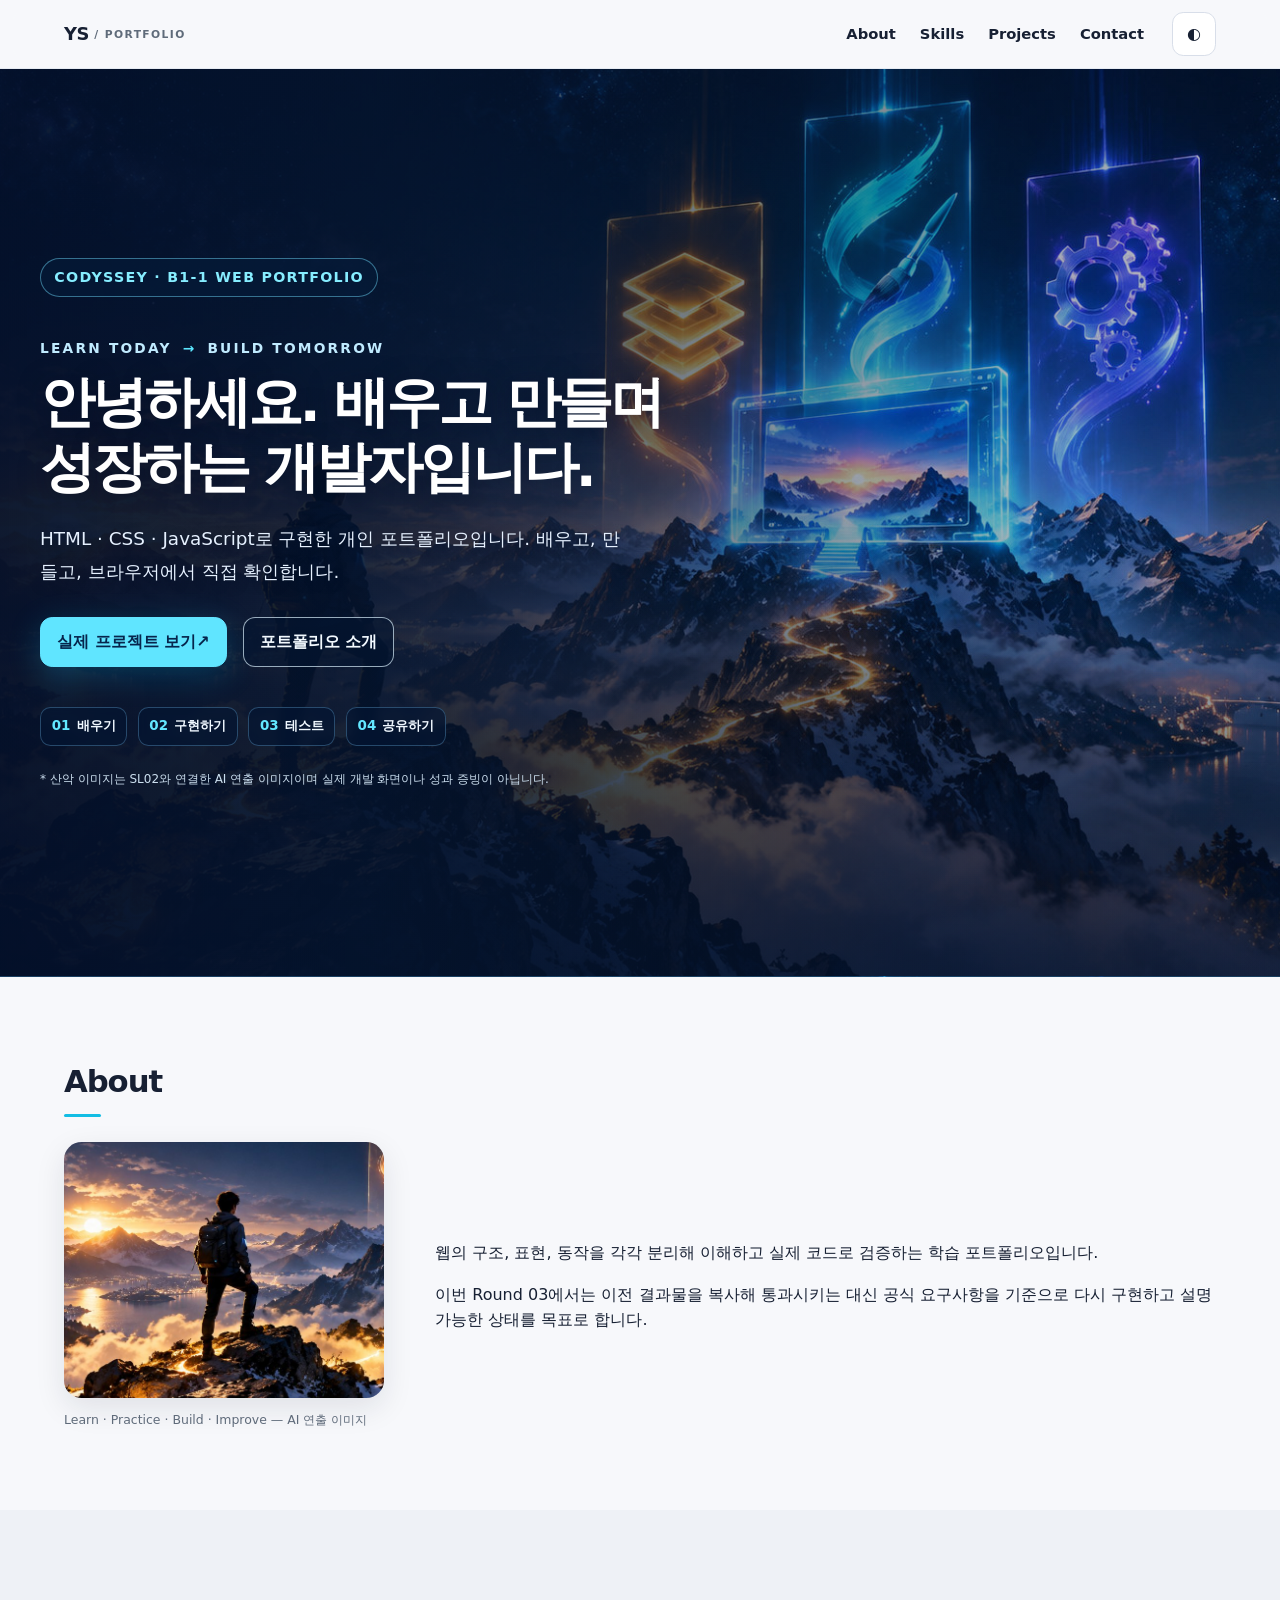
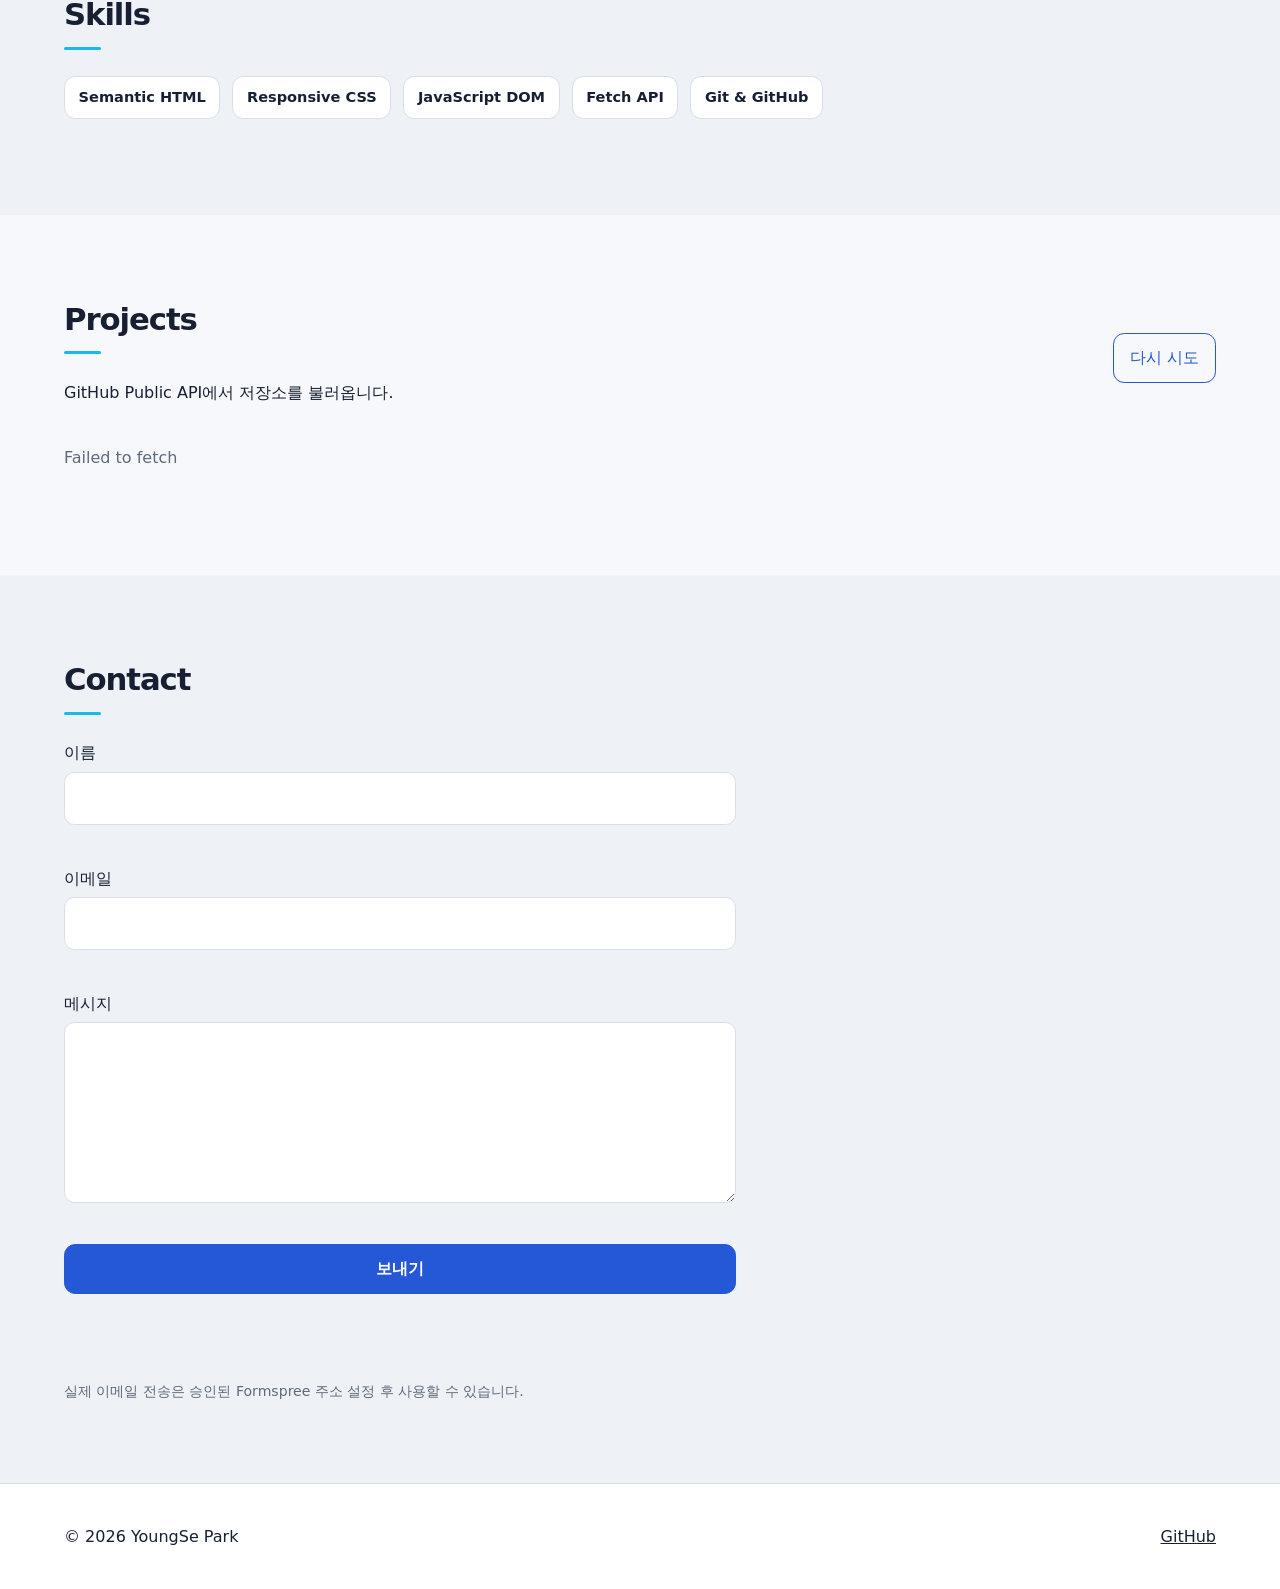
<file: training/round-03-apos/04-src/index.html>
<!doctype html>
<html lang="ko" data-theme="light">
<head>
  <meta charset="utf-8">
  <meta name="viewport" content="width=device-width, initial-scale=1">
  <meta name="description" content="CODYSSEY B1-1 Round 03 개인 포트폴리오">
  <title>YoungSe | Web Portfolio</title>
  <link rel="stylesheet" href="css/style.css">
  <script src="js/main.js" defer></script>
</head>
<body>
  <header class="site-header" id="top">
    <nav class="nav container" aria-label="주요 메뉴">
      <a class="logo" href="#hero" aria-label="홈으로 이동">YS</a>
      <button class="menu-toggle" type="button" aria-expanded="false" aria-controls="nav-menu">
        <span class="sr-only">메뉴 열기</span>
        <span aria-hidden="true">☰</span>
      </button>
      <ul class="nav-menu" id="nav-menu">
        <li><a href="#about">About</a></li>
        <li><a href="#skills">Skills</a></li>
        <li><a href="#projects">Projects</a></li>
        <li><a href="#contact">Contact</a></li>
      </ul>
      <button class="theme-toggle" type="button" aria-label="다크 모드 전환">◐</button>
    </nav>
  </header>

  <main>
    <!-- SL02-DESIGN-PREVIEW-V1: illustration only; functional JS untouched -->
    <section class="hero section" id="hero" aria-label="웹 포트폴리오 소개">
      <div class="container hero-stage reveal">
        <div class="hero-panel">
          <p class="eyebrow hero-eyebrow">CODYSSEY · B1-1 WEB PORTFOLIO</p>
          <p class="hero-overline">LEARN TODAY <span aria-hidden="true">→</span> BUILD TOMORROW</p>
          <h1 aria-label="안녕하세요. 배우고 만들며 성장하는 개발자입니다."><span class="typing-target" aria-hidden="true">안녕하세요. 배우고 만들며 성장하는 개발자입니다.</span></h1>
          <p class="lead">HTML · CSS · JavaScript로 구현한 개인 포트폴리오입니다. 배우고, 만들고, 브라우저에서 직접 확인합니다.</p>
          <div class="hero-actions">
            <a class="button" href="#projects">실제 프로젝트 보기 <span aria-hidden="true">↗</span></a>
            <a class="button button-secondary" href="#about">포트폴리오 소개</a>
          </div>
          <div class="journey-steps" role="list" aria-label="프로젝트의 성장 과정">
            <span role="listitem"><strong>01</strong> 배우기</span>
            <span role="listitem"><strong>02</strong> 구현하기</span>
            <span role="listitem"><strong>03</strong> 테스트</span>
            <span role="listitem"><strong>04</strong> 공유하기</span>
          </div>
          <p class="visual-disclaimer">* 산악 이미지는 SL02와 연결한 AI 연출 이미지이며 실제 개발 화면이나 성과 증빙이 아닙니다.</p>
        </div>
      </div>
    </section>

    <section class="section" id="about">
      <div class="container reveal">
        <h2>About</h2>
        <div class="about-grid">
          <figure class="about-visual"><img class="profile-image" src="images/about-journey-sl02.jpg" alt="산맥을 향하는 여행자의 AI 생성 이미지, 성장 과정을 상징하는 연출"><figcaption>Learn · Practice · Build · Improve — AI 연출 이미지</figcaption></figure>
          <div>
            <p>웹의 구조, 표현, 동작을 각각 분리해 이해하고 실제 코드로 검증하는 학습 포트폴리오입니다.</p>
            <p>이번 Round 03에서는 이전 결과물을 복사해 통과시키는 대신 공식 요구사항을 기준으로 다시 구현하고 설명 가능한 상태를 목표로 합니다.</p>
          </div>
        </div>
      </div>
    </section>

    <section class="section section-alt" id="skills">
      <div class="container reveal">
        <h2>Skills</h2>
        <ul class="skill-list" aria-label="기술 스택">
          <li>Semantic HTML</li>
          <li>Responsive CSS</li>
          <li>JavaScript DOM</li>
          <li>Fetch API</li>
          <li>Git & GitHub</li>
        </ul>
      </div>
    </section>

    <section class="section" id="projects">
      <div class="container reveal">
        <div class="section-heading">
          <div>
            <h2>Projects</h2>
            <p>GitHub Public API에서 저장소를 불러옵니다.</p>
          </div>
          <button class="button button-secondary retry-button" type="button" hidden>다시 시도</button>
        </div>
        <div class="project-status" role="status" aria-live="polite">프로젝트를 준비하고 있습니다.</div>
        <div class="project-filters" role="group" aria-label="프로젝트 언어 선택" hidden></div>
        <div class="project-grid" aria-live="polite"></div>
      </div>
    </section>

    <section class="section section-alt" id="contact">
      <div class="container reveal">
        <h2>Contact</h2>
        <form class="contact-form" data-formspree-endpoint="" novalidate>
          <div class="form-field">
            <label for="name">이름</label>
            <input id="name" name="name" type="text" autocomplete="name" required aria-describedby="name-error" aria-invalid="false">
            <p class="field-error" id="name-error" data-error-for="name"></p>
          </div>

          <div class="form-field">
            <label for="email">이메일</label>
            <input id="email" name="email" type="email" autocomplete="email" required aria-describedby="email-error" aria-invalid="false">
            <p class="field-error" id="email-error" data-error-for="email"></p>
          </div>

          <div class="form-field">
            <label for="message">메시지</label>
            <textarea id="message" name="message" rows="6" required aria-describedby="message-error" aria-invalid="false"></textarea>
            <p class="field-error" id="message-error" data-error-for="message"></p>
          </div>

          <button class="button" type="submit">보내기</button>
          <p class="form-status" role="status" aria-live="polite"></p>
          <p class="form-notice">실제 이메일 전송은 승인된 Formspree 주소 설정 후 사용할 수 있습니다.</p>
        </form>
      </div>
    </section>
  </main>

  <footer class="site-footer">
    <div class="container footer-row">
      <p>© 2026 YoungSe Park</p>
      <a href="https://github.com/MetaStudy999" target="_blank" rel="noreferrer">GitHub</a>
    </div>
  </footer>

  <button class="scroll-top" type="button" aria-label="페이지 맨 위로 이동" hidden>↑</button>
</body>
</html>
</file>
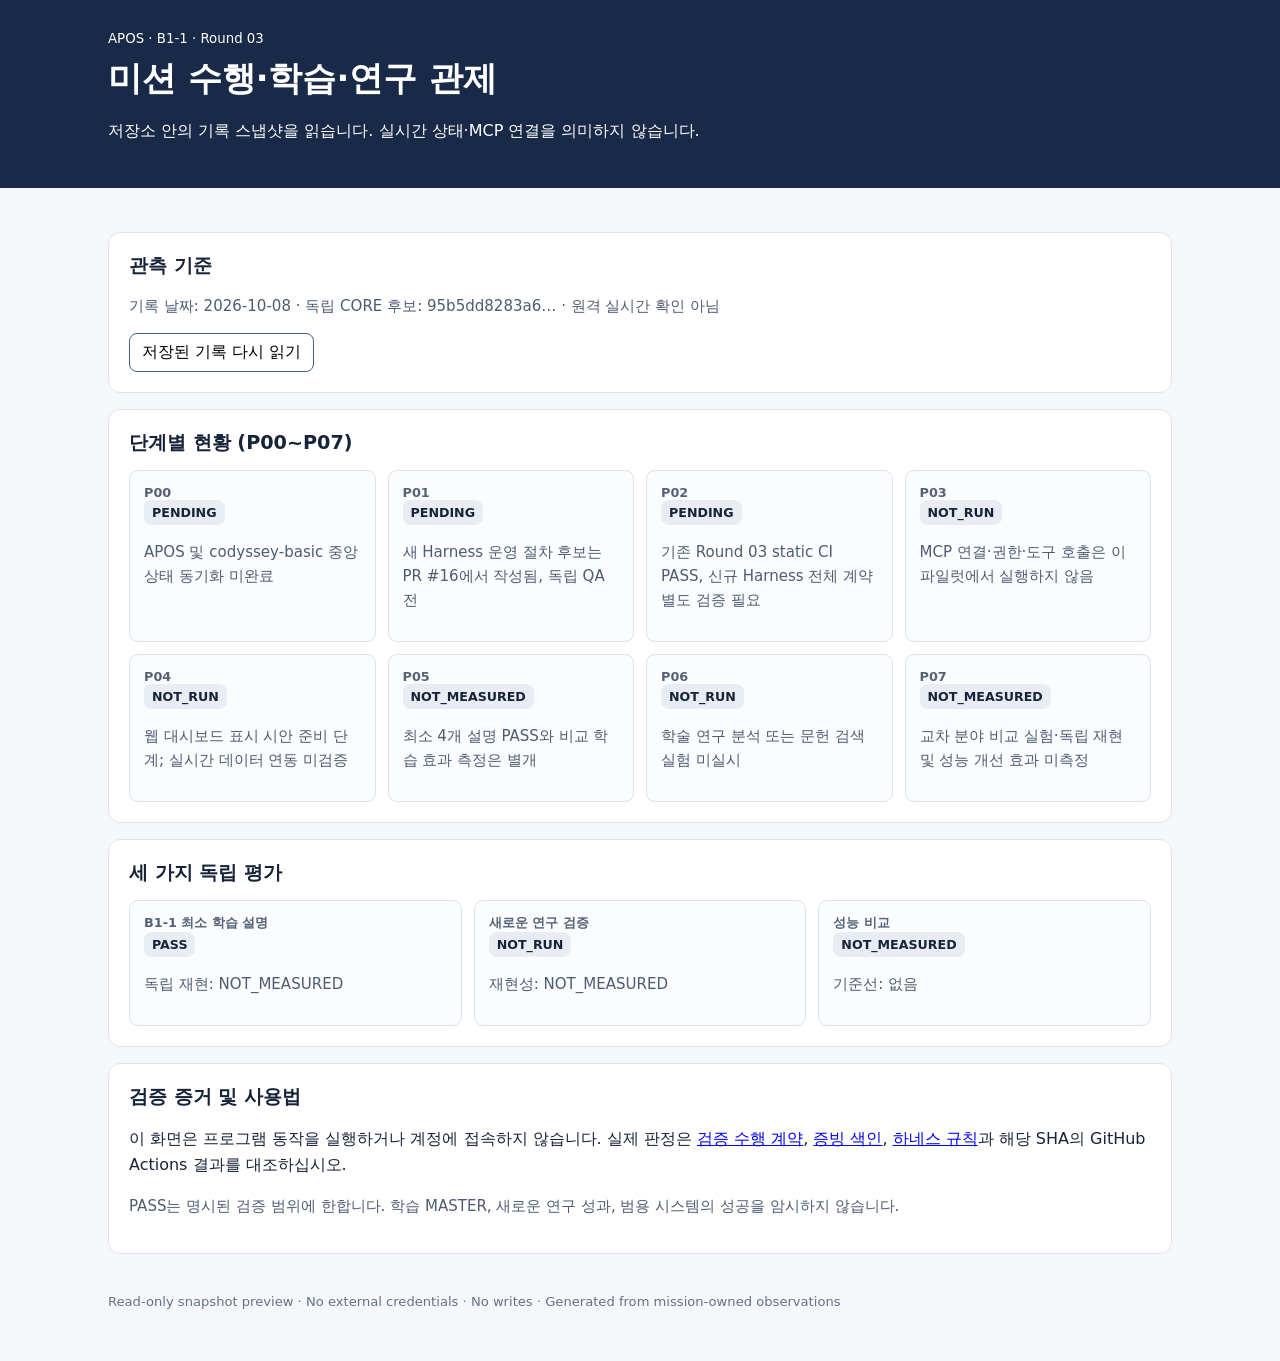
<file: training/round-03-apos/14-dashboard/index.html>
<!doctype html>
<html lang="ko">
<head>
<meta charset="utf-8"><meta name="viewport" content="width=device-width, initial-scale=1">
<title>APOS Round 03 — B1-1 파일럿 관제</title>
<style>
:root{font-family:system-ui,-apple-system,"Malgun Gothic",sans-serif;color:#172339;background:#f6f7fa}
*{box-sizing:border-box}body{margin:0}main{max-width:1100px;margin:auto;padding:28px 18px}
header{background:#182a48;color:white;padding:28px 18px}header>div{max-width:1064px;margin:auto}
h1{font-size:clamp(1.4rem,3vw,2.1rem);margin:.3em 0}h2{font-size:1.2rem;margin:0 0 14px}p{line-height:1.6}
.note{color:#4e5c72;font-size:.94rem}.panel{background:white;border:1px solid #dfe4eb;border-radius:12px;padding:20px;margin:16px 0}
.grid{display:grid;grid-template-columns:repeat(auto-fit,minmax(220px,1fr));gap:12px}.stage{border:1px solid #dce3eb;border-radius:9px;padding:14px;background:#fbfcfe}
.id{font-size:.8rem;color:#556276;font-weight:700}.status{display:inline-block;font-size:.79rem;border-radius:8px;background:#e8edf4;padding:5px 8px;font-weight:700}
dl{margin:0}dt{font-size:.85rem;color:#546174}dd{margin:4px 0 14px;font-weight:650}button{font:inherit;border-radius:8px;border:1px solid #3d628d;background:white;padding:8px 12px;cursor:pointer}button:focus-visible,a:focus-visible{outline:3px solid #2458d6}
footer{color:#647187;font-size:.82rem;padding:24px 0}
</style>
</head>
<body>
<header><div><small>APOS · B1-1 · Round 03</small><h1>미션 수행·학습·연구 관제</h1><p>저장소 안의 기록 스냅샷을 읽습니다. 실시간 상태·MCP 연결을 의미하지 않습니다.</p></div></header>
<main>
<section class="panel"><h2>관측 기준</h2><p class="note" id="snapshot-note" aria-live="polite">기록 스냅샷 불러오는 중</p><button id="reload" type="button">저장된 기록 다시 읽기</button></section>
<section class="panel"><h2>단계별 현황 (P00~P07)</h2><div class="grid" id="stage-list"></div></section>
<section class="panel"><h2>세 가지 독립 평가</h2><div class="grid" id="dimensions"></div></section>
<section class="panel"><h2>검증 증거 및 사용법</h2><p>이 화면은 프로그램 동작을 실행하거나 계정에 접속하지 않습니다. 실제 판정은 <a href="../05-tests/VERIFY-PROCEDURE.md">검증 수행 계약</a>, <a href="../evidence/EVIDENCE-MAP.md">증빙 색인</a>, <a href="../13-harness/README.md">하네스 규칙</a>과 해당 SHA의 GitHub Actions 결과를 대조하십시오.</p><p class="note">PASS는 명시된 검증 범위에 한합니다. 학습 MASTER, 새로운 연구 성과, 범용 시스템의 성공을 암시하지 않습니다.</p></section>
<footer>Read-only snapshot preview · No external credentials · No writes · Generated from mission-owned observations</footer>
</main>
<script>
'use strict';
function el(tag,text,cls){const x=document.createElement(tag);if(text!==undefined)x.textContent=String(text);if(cls)x.className=cls;return x;}
function addCard(parent,title,value,details){
 const card=el('article',undefined,'stage'); card.append(el('div',title,'id'),el('div',value,'status'),el('p',details||'','note'));parent.append(card);
}
async function load(){
 const target=document.querySelector('#stage-list');
 const metrics=document.querySelector('#dimensions');
 target.replaceChildren();metrics.replaceChildren();
 try{
  const response=await fetch('../13-harness/observations.json',{cache:'no-store'});
  if(!response.ok)throw new Error('HTTP '+response.status);
  const data=await response.json();
  if(data.schema_version!=='1.0'||data.mission_id!=='B1-1'||!Array.isArray(data.stages)||data.stages.length!==8)throw new Error('기록 계약 불일치');
  document.querySelector('#snapshot-note').textContent='기록 날짜: '+data.recorded_at+' · 독립 CORE 후보: '+data.known_source_candidate.slice(0,12)+'… · 원격 실시간 확인 아님';
  data.stages.forEach(s=>addCard(target,s.id,s.status,s.reason));
  addCard(metrics,'B1-1 최소 학습 설명',data.learning.minimum_explanation,'독립 재현: '+data.learning.independent_reproduction);
  addCard(metrics,'새로운 연구 검증',data.research.status,'재현성: '+data.research.reproducibility);
  addCard(metrics,'성능 비교',data.performance.elapsed_ms===null?'NOT_MEASURED':'측정값 존재','기준선: '+(data.performance.baseline_ref||'없음'));
 }catch(err){document.querySelector('#snapshot-note').textContent='읽기 실패: '+err.message+' — HTTP 서버에서 열거나 기록 파일을 확인하세요.';}
}
document.querySelector('#reload').addEventListener('click',load);
load();
</script></body></html>
</file>
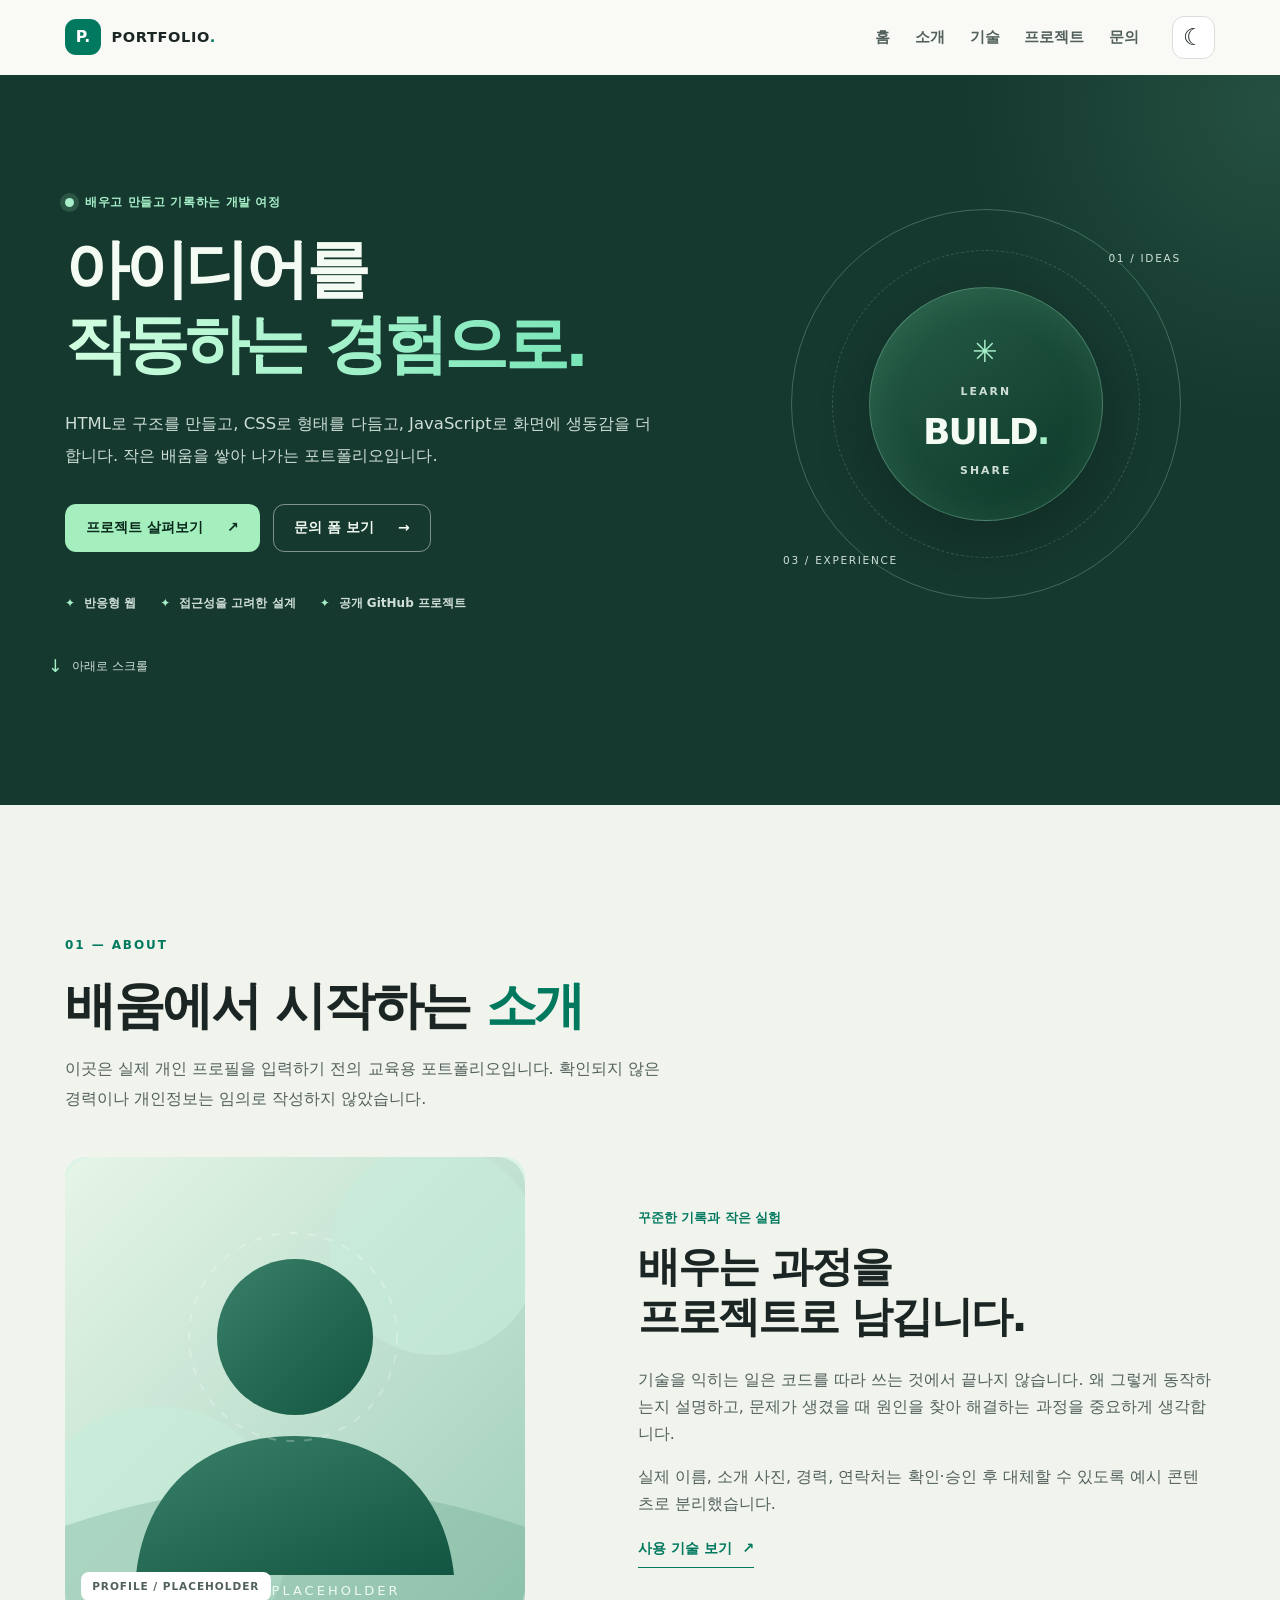
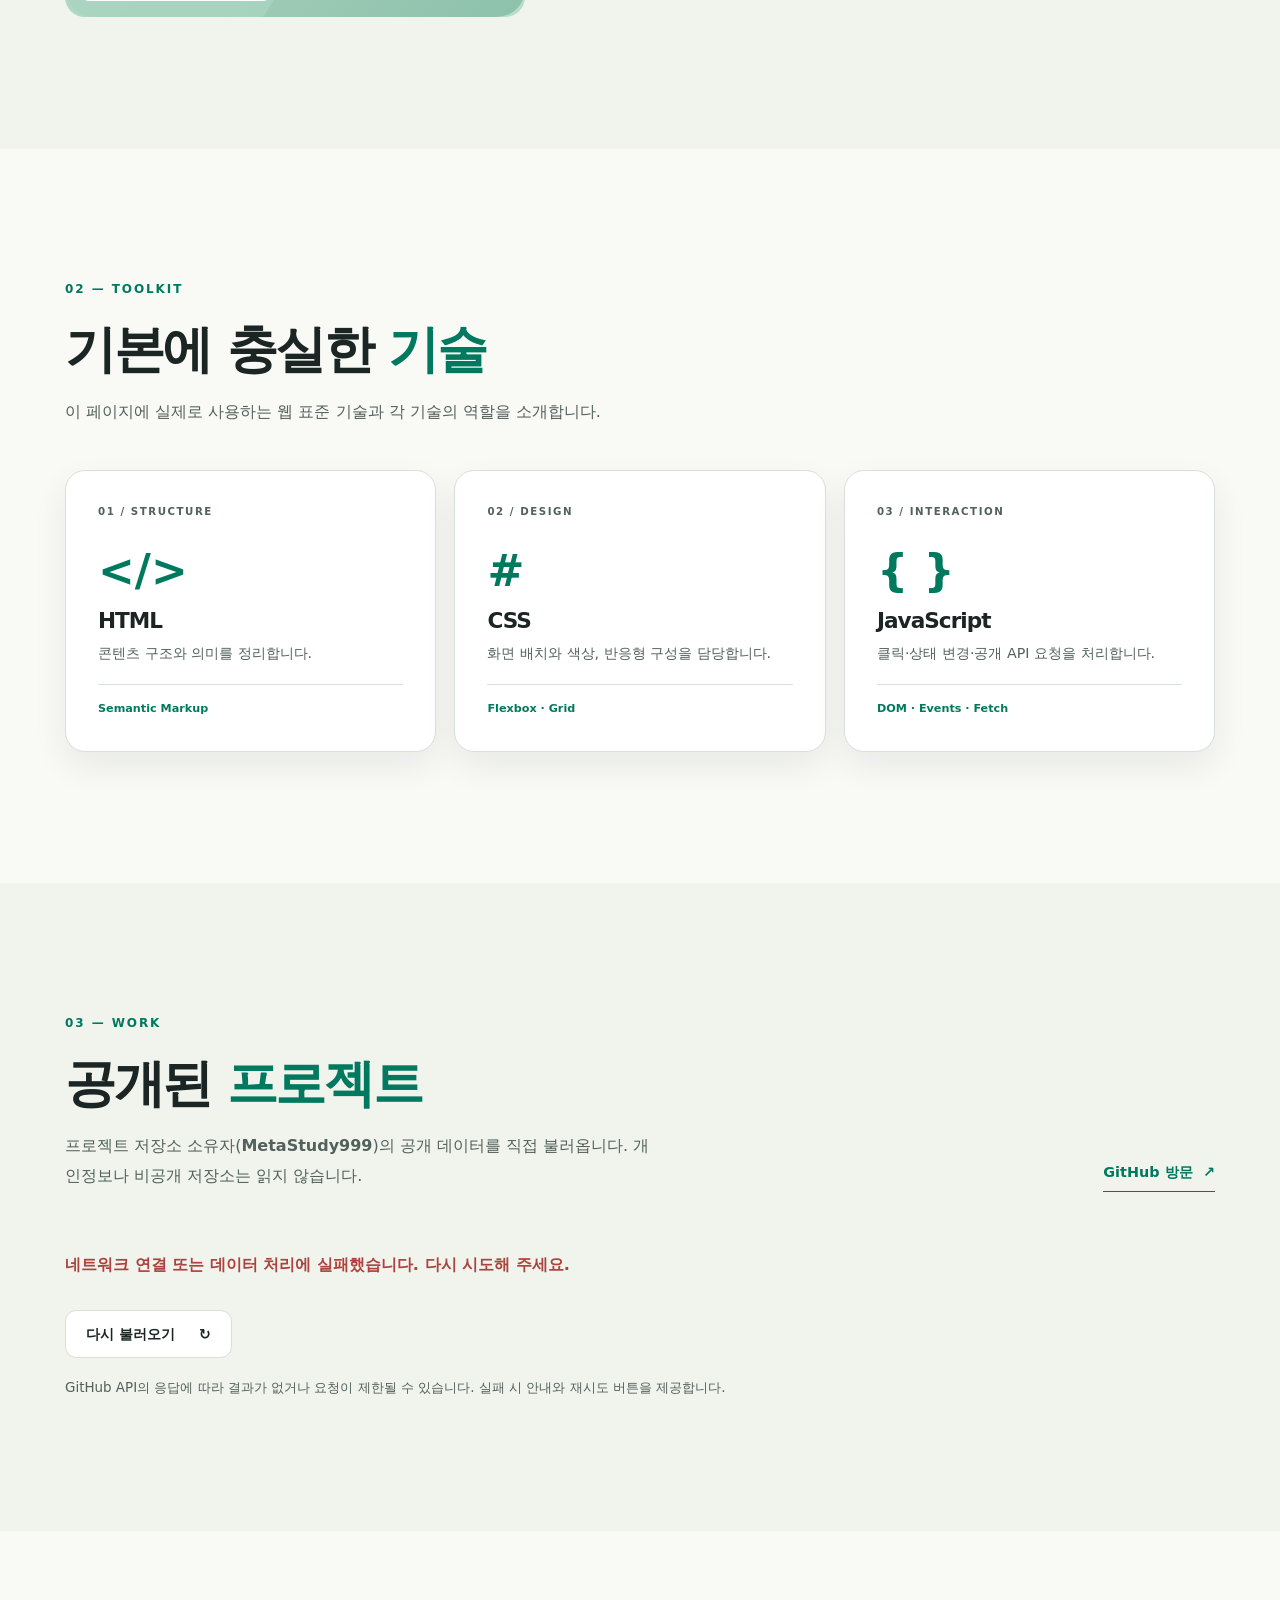
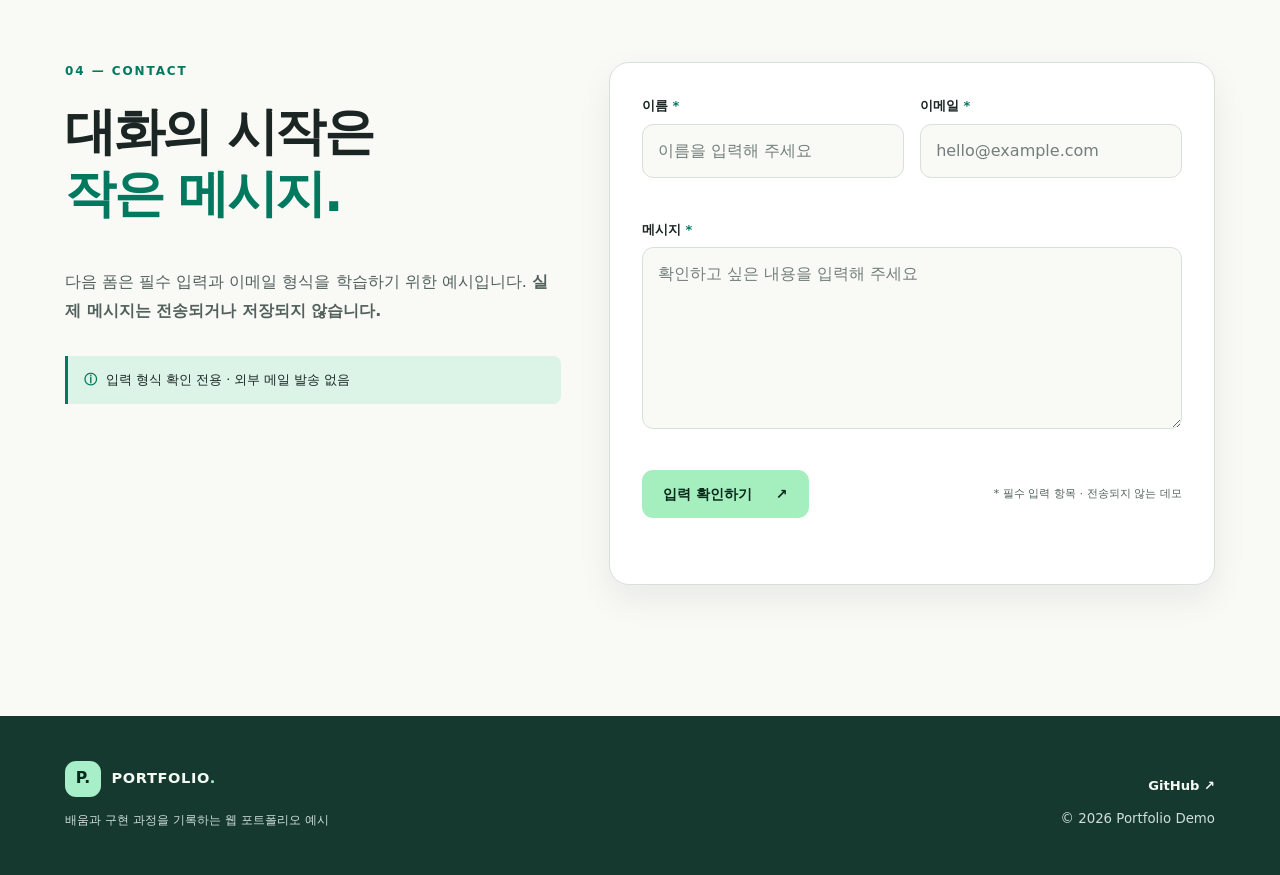
<file: training/round-04-agent/04-src/index.html>
<!doctype html>
<html lang="ko" data-theme="light">
<head>
  <meta charset="utf-8">
  <meta name="viewport" content="width=device-width, initial-scale=1">
  <meta name="description" content="웹 기술을 배우며 만드는 한 페이지 포트폴리오. 공개 GitHub 프로젝트와 기술, 문의 폼 예시를 소개합니다.">
  <meta name="color-scheme" content="light dark">
  <title>Portfolio | 배우고 만들고 기록하는 개발 여정</title>
  <link rel="stylesheet" href="css/style.css">
  <script src="js/script.js" defer></script>
</head>
<body>
  <a class="skip-link" href="#main">본문으로 바로 이동</a>

  <header class="site-header" id="site-header">
    <div class="container header-inner">
      <a class="brand" href="#home" aria-label="첫 화면으로 이동">
        <span class="brand-mark" aria-hidden="true">P.</span>
        <span class="brand-name">PORTFOLIO<span class="brand-dot">.</span></span>
      </a>

      <nav class="site-nav" id="site-navigation" aria-label="주요 메뉴">
        <a href="#home">홈</a>
        <a href="#about">소개</a>
        <a href="#skills">기술</a>
        <a href="#projects">프로젝트</a>
        <a href="#contact">문의</a>
      </nav>

      <div class="header-actions">
        <button class="theme-button icon-button" id="theme-toggle" type="button"
          aria-pressed="false" aria-label="다크 모드 켜기" title="색상 테마 전환">
          <span class="theme-icon" aria-hidden="true">☾</span>
          <span class="visually-hidden theme-action-label">다크 모드 켜기</span>
        </button>
        <button class="menu-button icon-button" id="menu-toggle" type="button"
          aria-controls="site-navigation" aria-expanded="false" aria-label="메뉴 열기">
          <span class="menu-icon" aria-hidden="true"><span></span><span></span><span></span></span>
        </button>
      </div>
    </div>
  </header>

  <main id="main" tabindex="-1">
    <section class="hero section" id="home" aria-labelledby="hero-title">
      <div class="container hero-layout">
        <div class="hero-copy">
          <p class="eyebrow"><span class="status-pulse" aria-hidden="true"></span> 배우고 만들고 기록하는 개발 여정</p>
          <h1 id="hero-title">아이디어를<br><span class="gradient-text">작동하는 경험으로.</span></h1>
          <p class="hero-description">HTML로 구조를 만들고, CSS로 형태를 다듬고, JavaScript로 화면에 생동감을 더합니다. 작은 배움을 쌓아 나가는 포트폴리오입니다.</p>
          <div class="button-group">
            <a class="button button-primary" href="#projects">프로젝트 살펴보기 <span aria-hidden="true">↗</span></a>
            <a class="button button-outline" href="#contact">문의 폼 보기 <span aria-hidden="true">→</span></a>
          </div>
          <div class="hero-metadata">
            <span><span class="metadata-symbol" aria-hidden="true">✦</span> 반응형 웹</span>
            <span><span class="metadata-symbol" aria-hidden="true">✦</span> 접근성을 고려한 설계</span>
            <span><span class="metadata-symbol" aria-hidden="true">✦</span> 공개 GitHub 프로젝트</span>
          </div>
        </div>
        <div class="hero-visual" aria-hidden="true">
          <div class="visual-orbit orbit-outer"></div>
          <div class="visual-orbit orbit-inner"></div>
          <div class="visual-core">
            <span class="visual-star">✳</span>
            <span>LEARN</span>
            <strong>BUILD<span class="accent">.</span></strong>
            <span>SHARE</span>
          </div>
          <span class="visual-label label-top">01 / IDEAS</span>
          <span class="visual-label label-bottom">03 / EXPERIENCE</span>
        </div>
      </div>
      <a class="scroll-cue" href="#about"><span aria-hidden="true">↓</span> 아래로 스크롤</a>
    </section>

    <section class="section section-soft" id="about" aria-labelledby="about-title">
      <div class="container">
        <div class="section-heading">
          <p class="eyebrow">01 — ABOUT</p>
          <h2 id="about-title">배움에서 시작하는 <span class="accent">소개</span></h2>
          <p class="section-description">이곳은 실제 개인 프로필을 입력하기 전의 교육용 포트폴리오입니다. 확인되지 않은 경력이나 개인정보는 임의로 작성하지 않았습니다.</p>
        </div>
        <div class="about-layout">
          <div class="profile-frame">
            <img src="images/profile-placeholder.svg" width="460" height="460"
              alt="실제 프로필 사진을 등록하기 전의 추상적인 인물 이미지 예시" loading="lazy">
            <span class="profile-tag">PROFILE / PLACEHOLDER</span>
          </div>
          <div class="about-copy">
            <p class="about-kicker">꾸준한 기록과 작은 실험</p>
            <h3>배우는 과정을<br>프로젝트로 남깁니다.</h3>
            <p>기술을 익히는 일은 코드를 따라 쓰는 것에서 끝나지 않습니다. 왜 그렇게 동작하는지 설명하고, 문제가 생겼을 때 원인을 찾아 해결하는 과정을 중요하게 생각합니다.</p>
            <p class="muted-text">실제 이름, 소개 사진, 경력, 연락처는 확인·승인 후 대체할 수 있도록 예시 콘텐츠로 분리했습니다.</p>
            <a class="text-link" href="#skills">사용 기술 보기 <span aria-hidden="true">↗</span></a>
          </div>
        </div>
      </div>
    </section>

    <section class="section" id="skills" aria-labelledby="skills-title">
      <div class="container">
        <div class="section-heading">
          <p class="eyebrow">02 — TOOLKIT</p>
          <h2 id="skills-title">기본에 충실한 <span class="accent">기술</span></h2>
          <p class="section-description">이 페이지에 실제로 사용하는 웹 표준 기술과 각 기술의 역할을 소개합니다.</p>
        </div>
        <div class="skills-grid">
          <article class="skill-card">
            <span class="skill-index">01 / STRUCTURE</span>
            <div class="skill-glyph" aria-hidden="true">&lt;/&gt;</div>
            <h3>HTML</h3><p>콘텐츠 구조와 의미를 정리합니다.</p>
            <span class="skill-footnote">Semantic Markup</span>
          </article>
          <article class="skill-card">
            <span class="skill-index">02 / DESIGN</span>
            <div class="skill-glyph" aria-hidden="true">#</div>
            <h3>CSS</h3><p>화면 배치와 색상, 반응형 구성을 담당합니다.</p>
            <span class="skill-footnote">Flexbox · Grid</span>
          </article>
          <article class="skill-card">
            <span class="skill-index">03 / INTERACTION</span>
            <div class="skill-glyph" aria-hidden="true">{ }</div>
            <h3>JavaScript</h3><p>클릭·상태 변경·공개 API 요청을 처리합니다.</p>
            <span class="skill-footnote">DOM · Events · Fetch</span>
          </article>
        </div>
      </div>
    </section>

    <section class="section section-soft" id="projects" aria-labelledby="projects-title">
      <div class="container">
        <div class="section-heading section-heading-row">
          <div>
            <p class="eyebrow">03 — WORK</p>
            <h2 id="projects-title">공개된 <span class="accent">프로젝트</span></h2>
            <p class="section-description">프로젝트 저장소 소유자(<strong id="github-owner-label">GitHub 계정</strong>)의 공개 데이터를 직접 불러옵니다. 개인정보나 비공개 저장소는 읽지 않습니다.</p>
          </div>
          <a class="text-link section-external-link" href="https://github.com/MetaStudy999"
            target="_blank" rel="noopener noreferrer" id="github-profile-link">GitHub 방문 <span aria-hidden="true">↗</span></a>
        </div>
        <div class="project-status" id="project-status" role="status" aria-live="polite" aria-atomic="true">
          공개 프로젝트를 준비하고 있습니다.
        </div>
        <div class="projects-grid" id="projects-grid" aria-label="공개 저장소 목록"></div>
        <div class="project-actions">
          <button class="button button-outline" id="retry-projects" type="button" hidden>다시 불러오기 <span aria-hidden="true">↻</span></button>
        </div>
        <p class="section-note">GitHub API의 응답에 따라 결과가 없거나 요청이 제한될 수 있습니다. 실패 시 안내와 재시도 버튼을 제공합니다.</p>
      </div>
    </section>

    <section class="section" id="contact" aria-labelledby="contact-title">
      <div class="container contact-layout">
        <div class="contact-intro">
          <p class="eyebrow">04 — CONTACT</p>
          <h2 id="contact-title">대화의 시작은<br><span class="accent">작은 메시지.</span></h2>
          <p>다음 폼은 필수 입력과 이메일 형식을 학습하기 위한 예시입니다. <strong>실제 메시지는 전송되거나 저장되지 않습니다.</strong></p>
          <div class="contact-notice"><span aria-hidden="true">ⓘ</span> 입력 형식 확인 전용 · 외부 메일 발송 없음</div>
        </div>
        <form class="contact-form" id="contact-form" novalidate>
          <div class="form-row">
            <div class="field">
              <label for="contact-name">이름 <span aria-hidden="true">*</span></label>
              <input id="contact-name" name="name" type="text" autocomplete="name" required
                placeholder="이름을 입력해 주세요" aria-describedby="name-error" aria-invalid="false">
              <p class="field-error" id="name-error" aria-live="polite"></p>
            </div>
            <div class="field">
              <label for="contact-email">이메일 <span aria-hidden="true">*</span></label>
              <input id="contact-email" name="email" type="email" autocomplete="email" required
                placeholder="hello@example.com" aria-describedby="email-error" aria-invalid="false">
              <p class="field-error" id="email-error" aria-live="polite"></p>
            </div>
          </div>
          <div class="field">
            <label for="contact-message">메시지 <span aria-hidden="true">*</span></label>
            <textarea id="contact-message" name="message" rows="6" required
              placeholder="확인하고 싶은 내용을 입력해 주세요" aria-describedby="message-error" aria-invalid="false"></textarea>
            <p class="field-error" id="message-error" aria-live="polite"></p>
          </div>
          <div class="form-footer">
            <button class="button button-primary" type="submit" disabled>입력 확인하기 <span aria-hidden="true">↗</span></button>
            <p class="form-disclaimer">* 필수 입력 항목 · 전송되지 않는 데모</p>
          </div>
          <p class="form-status" id="form-status" role="status" aria-live="polite" aria-atomic="true"></p>
          <noscript><p class="form-status">JavaScript가 비활성화되어 입력 검증을 실행할 수 없습니다. 메시지는 전송되지 않습니다.</p></noscript>
        </form>
      </div>
    </section>
  </main>

  <footer class="site-footer">
    <div class="container footer-inner">
      <div>
        <a class="brand brand-footer" href="#home"><span class="brand-mark" aria-hidden="true">P.</span><span class="brand-name">PORTFOLIO<span class="brand-dot">.</span></span></a>
        <p>배움과 구현 과정을 기록하는 웹 포트폴리오 예시</p>
      </div>
      <div class="footer-right">
        <a href="https://github.com/MetaStudy999" target="_blank" rel="noopener noreferrer">GitHub <span aria-hidden="true">↗</span></a>
        <small>© <span id="current-year">2026</span> Portfolio Demo</small>
      </div>
    </div>
  </footer>

  <button id="back-to-top" class="back-to-top" type="button" aria-label="페이지 맨 위로 이동" hidden>
    <span aria-hidden="true">↑</span>
  </button>
</body>
</html>
</file>
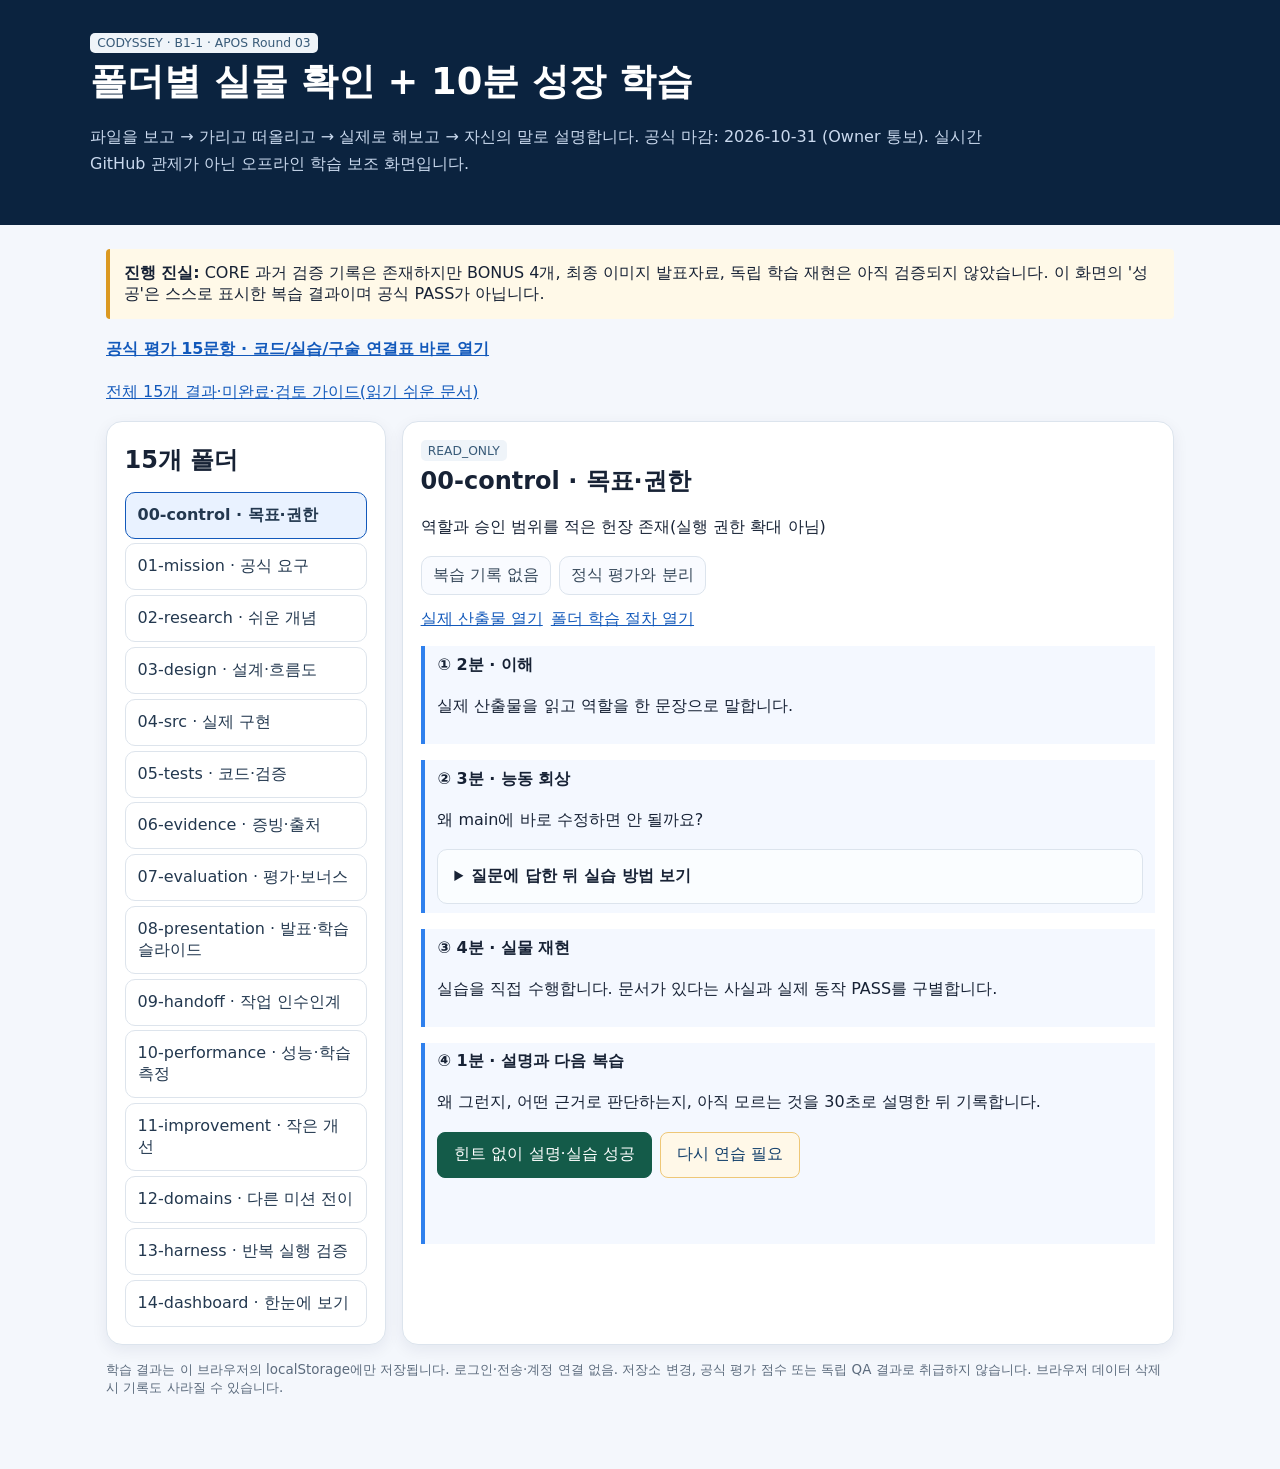
<file: training/round-03-apos/14-dashboard/owner-learning.html>
<!doctype html><html lang="ko"><head><meta charset="utf-8"><meta name="viewport" content="width=device-width,initial-scale=1"><title>B1-1 폴더별 실물·성장 학습 센터</title>
<style>:root{font-family:system-ui,"Noto Sans KR",sans-serif;color-scheme:light}*{box-sizing:border-box}body{margin:0;background:#f4f7fc;color:#172235}header{background:#0b233f;color:white;padding:2rem max(1.1rem,calc((100vw - 1100px)/2))}h1{font-size:clamp(1.5rem,3.5vw,2.3rem);margin:.3rem 0}.lead{color:#cad9ee;max-width:900px}main{max-width:1100px;margin:1.5rem auto;padding:0 1rem 3rem}a{color:#1259bb}.layout{display:grid;grid-template-columns:minmax(220px,280px) minmax(0,1fr);gap:1rem}.panel{background:white;border:1px solid #dce4ed;border-radius:16px;padding:1.1rem;box-shadow:0 5px 16px #0d234112}#folders{display:grid;gap:.3rem}#folders button{border:1px solid #dde4ec;border-radius:10px;background:white;text-align:left;padding:.75rem;cursor:pointer;color:#23384f}#folders button[aria-current="true"]{border-color:#1259bb;background:#e9f2ff;font-weight:700}button{font:inherit}button:focus-visible,a:focus-visible{outline:3px solid #ffba52;outline-offset:2px}.label{display:inline-block;font-size:.77rem;color:#385a78;background:#eff4f9;border-radius:5px;padding:.2rem .45rem}.chips{display:flex;flex-wrap:wrap;gap:.5rem;margin:.9rem 0}.chip{border:1px solid #dce4ed;border-radius:10px;padding:.5rem .7rem;color:#36485a;background:#f9fbff}.step{border-left:4px solid #2f80ed;padding:.55rem .8rem;margin:1rem 0;background:#f4f8ff}h2{margin:.25rem 0 1rem}h3{font-size:1rem}p{line-height:1.7}.actions{display:flex;flex-wrap:wrap;gap:.5rem}.actions button{border:1px solid #aac0d9;background:#edf4ff;color:#15416c;border-radius:8px;padding:.72rem 1rem;cursor:pointer}.actions .good{background:#145b49;color:white;border-color:#145b49}.actions .retry{background:#fff8e8;border-color:#eec777}.small{font-size:.88rem;color:#57697d}.warn{background:#fff9e8;border-left:4px solid #db9922;padding:.85rem;border-radius:4px}#feedback{font-weight:600;min-height:1.6rem}details{border:1px solid #dce4ed;padding:1rem;border-radius:10px;background:#fafdff}summary{cursor:pointer;font-weight:650}footer{font-size:.84rem;color:#5c6b7d;margin-top:1rem}@media(max-width:720px){.layout{grid-template-columns:1fr}#folders{grid-template-columns:repeat(2,minmax(0,1fr));display:grid}#folders button{font-size:.83rem}}</style></head>
<body><header><div class="label">CODYSSEY · B1-1 · APOS Round 03</div><h1>폴더별 실물 확인 + 10분 성장 학습</h1><p class="lead">파일을 보고 → 가리고 떠올리고 → 실제로 해보고 → 자신의 말로 설명합니다. 공식 마감: 2026-10-31 (Owner 통보). 실시간 GitHub 관제가 아닌 오프라인 학습 보조 화면입니다.</p></header>
<main><div class="warn"><strong>진행 진실:</strong> CORE 과거 검증 기록은 존재하지만 BONUS 4개, 최종 이미지 발표자료, 독립 학습 재현은 아직 검증되지 않았습니다. 이 화면의 '성공'은 스스로 표시한 복습 결과이며 공식 PASS가 아닙니다.</div>
<p><a href="https://github.com/MetaStudy999/codyssey-basic-web-portfolio/blob/docs/b1-1-owner-learning-review-20261009/training/round-03-apos/07-evaluation/OFFICIAL-EVALUATION-CHECKLIST.md" target="_blank" rel="noopener noreferrer"><strong>공식 평가 15문항 · 코드/실습/구술 연결표 바로 열기</strong></a></p>
<p><a href="../OWNER-REVIEW-LEARN.md">전체 15개 결과·미완료·검토 가이드(읽기 쉬운 문서)</a></p>
<div class="layout"><nav class="panel" aria-label="15개 학습 폴더"><h2>15개 폴더</h2><div id="folders"></div></nav>
<section class="panel" aria-live="polite"><span class="label" id="flag"></span><h2 id="title"></h2><p id="current"></p><div class="chips"><span class="chip" id="due"></span><span class="chip" id="record"></span></div>
<div class="actions"><a id="source" target="_blank" rel="noopener noreferrer">실제 산출물 열기</a><a id="guide" target="_blank" rel="noopener noreferrer">폴더 학습 절차 열기</a></div>
<div class="step"><strong>① 2분 · 이해</strong><p>실제 산출물을 읽고 역할을 한 문장으로 말합니다.</p></div>
<div class="step"><strong>② 3분 · 능동 회상</strong><p id="question"></p><details><summary>질문에 답한 뒤 실습 방법 보기</summary><p id="action"></p></details></div>
<div class="step"><strong>③ 4분 · 실물 재현</strong><p>실습을 직접 수행합니다. 문서가 있다는 사실과 실제 동작 PASS를 구별합니다.</p></div>
<div class="step"><strong>④ 1분 · 설명과 다음 복습</strong><p>왜 그런지, 어떤 근거로 판단하는지, 아직 모르는 것을 30초로 설명한 뒤 기록합니다.</p><div class="actions"><button type="button" id="pass" class="good">힌트 없이 설명·실습 성공</button><button type="button" id="retry" class="retry">다시 연습 필요</button></div><p id="feedback" role="status"></p></div>
</section></div><footer>학습 결과는 이 브라우저의 localStorage에만 저장됩니다. 로그인·전송·계정 연결 없음. 저장소 변경, 공식 평가 점수 또는 독립 QA 결과로 취급하지 않습니다. 브라우저 데이터 삭제 시 기록도 사라질 수 있습니다.</footer></main>
<script>
"use strict";
const cards=[{"id":"00-control","name":"목표·권한","doc":"00-control/CHARTER.md","guide":"00-control/AGENTS.md","status":"역할과 승인 범위를 적은 헌장 존재(실행 권한 확대 아님)","question":"왜 main에 바로 수정하면 안 될까요?","action":"CHARTER.md를 열어 MASTER/MAKER/QA_SEC 구분과 Owner 승인 경계를 찾고 한 문장으로 설명합니다.","flag":"READ_ONLY"},{"id":"01-mission","name":"공식 요구","doc":"01-mission/REQUIREMENTS.md","guide":"01-mission/AGENTS.md","status":"R01~R14 요구 추적표 존재. R14 보너스 4개 미검증","question":"CORE의 R09와 보너스 R14는 무엇이 다른가요?","action":"REQUIREMENTS.md에서 R09·R14를 찾아 실제 코드 위치와 미완료를 구별합니다.","flag":"R14_PENDING"},{"id":"02-research","name":"쉬운 개념","doc":"02-research/LEARNING-MAP.md","guide":"02-research/AGENTS.md","status":"HTML/CSS/JS와 상태 흐름 학습 지도 존재. 독립 재현 미측정","question":"HTML·CSS·JS를 각각 생활 속 비유로 설명해 보세요.","action":"LEARNING-MAP.md를 닫고 DOM·Event·State·Render를 30초 안에 설명한 뒤 js/main.js에서 한 예를 찾습니다.","flag":"MASTERY_NOT_MEASURED"},{"id":"03-design","name":"설계·흐름도","doc":"03-design/ARCHITECTURE.md","guide":"03-design/AGENTS.md","status":"실제 setTheme/loadProjects/validateForm 흐름 설명 존재","question":"버튼을 누르면 어떤 순서로 화면이 바뀔까요?","action":"ARCHITECTURE.md를 보지 않고 Event → STATE → render 함수를 그린 뒤 소스의 실제 함수 이름과 대조합니다.","flag":"DOC_PRESENT"},{"id":"04-src","name":"실제 구현","doc":"04-src/index.html","guide":"OWNER-REVIEW-LEARN.md#04-src-실제-코드","status":"HTML/CSS/JS CORE 실행 이력 존재. 보너스 4개 구현·검증 대기","question":"다크 모드를 바꾸고 새로고침하면 왜 유지될까요?","action":"웹 배포 링크를 열어 테마·모바일 메뉴를 조작한 뒤 js/main.js의 setTheme(), localStorage를 찾아 연결합니다.","flag":"CORE_HISTORY_PASS_BONUS_PENDING"},{"id":"05-tests","name":"코드·검증","doc":"05-tests/RESULTS.md","guide":"05-tests/AGENTS.md","status":"검증 절차와 테스트 코드 존재. 신규 학습 자료 HEAD 재검증 필요","question":"정적 테스트 PASS와 실제 브라우저 PASS는 왜 다른가요?","action":"저장소 루트에서 node --test training/round-03-apos/05-tests/test-verification.mjs 를 실행하고 출력의 실제 성공/실패를 기록합니다.","flag":"NEW_HEAD_CI_PENDING"},{"id":"06-evidence","name":"증빙·출처","doc":"06-evidence/INDEX.md","guide":"06-evidence/AGENTS.md","status":"브라우저 Artifact 색인 존재. 바이너리 독립 무결성/장기 보존 별도","question":"실제 Screenshot과 AI가 만든 예시 그림의 차이는?","action":"INDEX.md에서 Run 37582457341과 Artifact 11465355693를 찾고 SHA와 만료 정보를 확인합니다.","flag":"BINARY_INTEGRITY_NOT_VERIFIED"},{"id":"07-evaluation","name":"평가·보너스","doc":"07-evaluation/BONUS.md","guide":"07-evaluation/AGENTS.md","status":"CORE와 공식 보너스 4개가 별도. BONUS-01~04 NOT_VERIFIED","question":"보너스 01~04를 차례대로 말하고 필수 기능과 차이를 설명해 보세요.","action":"BONUS.md를 덮고 4개 기능/정상·오류 검사를 써 본 뒤 문서와 대조합니다. 실제 전송은 별도 승인 없이는 시도하지 않습니다.","flag":"BONUS_4_PENDING"},{"id":"08-presentation","name":"발표·학습 슬라이드","doc":"08-presentation/PRODUCTION-BRIEF.md","guide":"08-presentation/AGENTS.md","status":"Round 03 제작 계획만 존재. 최종 PPTX/PDF·전면 품질 검증 대기","question":"실제 화면과 AI-VISUAL을 왜 명확히 구분해야 하나요?","action":"PRODUCTION-BRIEF.md에서 증빙 요구를 확인하고 기존 CORE 화면 1개를 코드·Run과 연결해 30초 설명을 연습합니다.","flag":"FINAL_DECK_PENDING"},{"id":"09-handoff","name":"작업 인수인계","doc":"09-handoff/STATE.md","guide":"09-handoff/AGENTS.md","status":"PR/HEAD·미완료 이력 문서 존재. 새 작업은 최신 조회 필요","question":"채팅창이 끊겨도 다음 작업을 안전하게 잇는 정보 3개는?","action":"STATE.md를 읽고 저장소, 정확한 HEAD, 지금 차단된 일, 다음 행동을 4줄로 구술합니다.","flag":"CURRENT_HEAD_RECHECK_REQUIRED"},{"id":"10-performance","name":"성능·학습 측정","doc":"10-performance/MEASUREMENT.md","guide":"10-performance/AGENTS.md","status":"표준 측정 정의 존재. 학습 향상/독립 재현은 NOT_MEASURED","question":"측정하지 않은 값과 0은 어떻게 다를까요?","action":"MEASUREMENT.md에서 분자/분모를 확인하고 실제 시도 1회가 있으면 날짜·도움 여부만 기록합니다.","flag":"GROWTH_NOT_MEASURED"},{"id":"11-improvement","name":"작은 개선","doc":"11-improvement/EXPERIMENT-LOOP.md","guide":"11-improvement/AGENTS.md","status":"관찰→가설→검증 절차 문서 존재. 개선 효과 실험 미실시","question":"재시도 버튼 노출 문제를 어떻게 안전하게 개선할까요?","action":"화면 관찰→문제 재현→한 가지 수정 가설→반증 시험 순서를 말하되 실제 변경은 MAKER 별도 브랜치에서만 합니다.","flag":"IMPROVEMENT_NOT_MEASURED"},{"id":"12-domains","name":"다른 미션 전이","doc":"12-domains/ADAPTER-CONTRACT.md","guide":"12-domains/AGENTS.md","status":"WEB_STATIC 공통/특수 검사 구분 문서 존재. 교차 도메인 실측 없음","question":"웹 화면 테스트가 SQL 데이터베이스 평가를 대신할 수 있을까요?","action":"B1-1 검증 1개를 B1-2 또는 B6-1에 적용할 때 바꿔야 할 검증을 2개 적어봅니다.","flag":"CROSS_DOMAIN_NOT_VERIFIED"},{"id":"13-harness","name":"반복 실행 검증","doc":"13-harness/README.md","guide":"13-harness/AGENTS.md","status":"읽기 전용 Harness 검사기·계약 존재. 범용성 NOT_ESTABLISHED","question":"검사기가 PASS여도 실제 도구 연결 PASS가 아닌 이유는?","action":"저장소 루트에서 node --test training/round-03-apos/13-harness/harness.test.mjs 를 실행하고 결과와 NOT_RUN 항목을 구별합니다.","flag":"PILOT_INCOMPLETE"},{"id":"14-dashboard","name":"한눈에 보기","doc":"14-dashboard/index.html","guide":"14-dashboard/AGENTS.md","status":"2026-10-08 스냅샷 대시보드 시안. 실시간 관제 아님","question":"스냅샷 데이터와 실시간 측정 값은 어떻게 다를까요?","action":"index.html과 ../13-harness/observations.json의 recorded_at을 비교하고 미측정 항목을 말합니다.","flag":"STATIC_SNAPSHOT_ONLY"}];
const ev=cards.find(x=>x.id==="07-evaluation");if(ev){ev.doc="07-evaluation/OFFICIAL-EVALUATION-CHECKLIST.md";ev.status="공식 평가 15개 문항을 실제 코드·실습·구술에 연결한 학습표 존재. 본인 실기와 공식 평가 결과는 미측정.";ev.question="공식 평가 4영역과 15문항 중 오늘 직접 재현할 2문항은 무엇이며, 어떤 코드로 설명할 수 있나요?";ev.action="OFFICIAL-EVALUATION-CHECKLIST.md를 열어 기능/구조/핵심 개념/확장 사고 4영역 중 2~3문항을 선택하고, 코드를 가린 채 스스로 설명한 다음 실제 소스·브라우저에서 재현합니다. 미실행은 절대로 PASS로 체크하지 않습니다.";}
const repo="https://github.com/MetaStudy999/codyssey-basic-web-portfolio/blob/docs/b1-1-owner-learning-review-20261009/training/round-03-apos/";
const root=document.querySelector("#folders");
const entries=new Map(cards.map(c=>[c.id,c]));
let current=cards[0].id;
const safeRead=()=>{try{return JSON.parse(localStorage.getItem("b1-1-owner-learning-v1")||"{}")}catch{return {}}};
const today=()=>new Date().toLocaleDateString("sv-SE");
const next=(d,n)=>{const x=new Date(d+"T12:00:00");x.setDate(x.getDate()+n);return x.toLocaleDateString("sv-SE")};
function display(id){current=id;let c=entries.get(id),rec=safeRead()[id];document.querySelector("#title").textContent=c.id+" · "+c.name;document.querySelector("#flag").textContent=c.flag;document.querySelector("#current").textContent=c.status;document.querySelector("#question").textContent=c.question;document.querySelector("#action").textContent=c.action;document.querySelector("#source").href=repo+c.doc;document.querySelector("#guide").href=repo+c.guide;
document.querySelector("#due").textContent=rec?"다음 복습 "+rec.due:"복습 기록 없음";document.querySelector("#record").textContent=rec?"자가 성공 연속 "+rec.streak+"회":"정식 평가와 분리";document.querySelector("#feedback").textContent="";for(const b of root.querySelectorAll("button"))b.setAttribute("aria-current",String(b.dataset.id===id));}
function mark(ok){let all=safeRead(),old=all[current]||{streak:0,attempts:0};let streak=ok?Math.min(old.streak+1,4):0,days=ok?[0,1,3,7,14][streak]:1;all[current]={streak,attempts:old.attempts+1,last:today(),due:next(today(),days),selfReported:true};try{localStorage.setItem("b1-1-owner-learning-v1",JSON.stringify(all));}catch{document.querySelector("#feedback").textContent="브라우저 저장 불가: 종이에 날짜와 재학습 항목을 기록하세요.";return;}display(current);document.querySelector("#feedback").textContent=(ok?"본인 확인 성공(공식 QA 아님). ":"다음 복습에 다시 확인. ")+"다음 날짜 "+all[current].due;}
for(const c of cards){let b=document.createElement("button");b.type="button";b.dataset.id=c.id;b.textContent=c.id+" · "+c.name;b.addEventListener("click",()=>display(c.id));root.append(b)}
document.querySelector("#pass").addEventListener("click",()=>mark(true));document.querySelector("#retry").addEventListener("click",()=>mark(false));display(current);
</script></body></html>
</file>
<file: legacy/round-01-portfolio/css/style.css>
/* WHY: CSS 변수(Custom Properties)를 한 곳에 모아 색상·간격·크기를 중앙 관리합니다.
   같은 값을 반복 작성하지 않아도 되고 Light/Dark Theme 전환도 쉬워집니다. */
:root {
  --color-bg: #f8fafc;
  --color-surface: #ffffff;
  --color-text: #172033;
  --color-muted: #64748b;
  --color-primary: #2563eb;
  --color-primary-hover: #1d4ed8;
  --color-border: #dbe3ee;
  --color-error: #dc2626;
  --color-success: #15803d;

  --shadow-sm: 0 4px 14px rgba(15, 23, 42, 0.08);
  --shadow-md: 0 12px 30px rgba(15, 23, 42, 0.12);

  --radius-sm: 8px;
  --radius-md: 16px;
  --radius-lg: 24px;

  --space-xs: 0.5rem;
  --space-sm: 0.75rem;
  --space-md: 1rem;
  --space-lg: 1.5rem;
  --space-xl: 2rem;
  --space-2xl: 4rem;

  --max-width: 1120px;
  --header-height: 72px;

  --transition: 180ms ease;
}

/* data-theme="dark"가 HTML 루트에 적용되면 같은 변수 이름의 값만 교체합니다.
   컴포넌트 CSS를 다시 쓰지 않고 전체 Theme를 바꿀 수 있습니다. */
[data-theme="dark"] {
  --color-bg: #0f172a;
  --color-surface: #172033;
  --color-text: #f8fafc;
  --color-muted: #a7b3c7;
  --color-primary: #60a5fa;
  --color-primary-hover: #93c5fd;
  --color-border: #334155;

  --shadow-sm: 0 4px 14px rgba(0, 0, 0, 0.25);
  --shadow-md: 0 12px 30px rgba(0, 0, 0, 0.35);
}

@media (prefers-color-scheme: dark) {
  :root:not([data-theme]) {
    --color-bg: #0f172a;
    --color-surface: #172033;
    --color-text: #f8fafc;
    --color-muted: #a7b3c7;
    --color-primary: #60a5fa;
    --color-primary-hover: #93c5fd;
    --color-border: #334155;

    --shadow-sm: 0 4px 14px rgba(0, 0, 0, 0.25);
    --shadow-md: 0 12px 30px rgba(0, 0, 0, 0.35);
  }
}

/* ------------------------------
   Base
------------------------------ */

*,
*::before,
*::after {
  box-sizing: border-box;
}

html {
  scroll-behavior: smooth;
}

body {
  margin: 0;
  background: var(--color-bg);
  color: var(--color-text);
  font-family:
    -apple-system,
    BlinkMacSystemFont,
    "Segoe UI",
    sans-serif;
  line-height: 1.6;
  transition:
    background-color var(--transition),
    color var(--transition);
}

img {
  display: block;
  max-width: 100%;
}

a {
  color: var(--color-primary);
  text-decoration: none;
}

a:hover {
  color: var(--color-primary-hover);
}

button,
input,
textarea {
  font: inherit;
}

button {
  cursor: pointer;
}

.skip-link {
  position: fixed;
  top: 0.5rem;
  left: 0.5rem;
  z-index: 1000;
  padding: 0.65rem 0.9rem;
  transform: translateY(-160%);
  background: var(--color-primary);
  color: #ffffff;
  border-radius: var(--radius-sm);
  font-weight: 800;
  transition: transform var(--transition);
}

.skip-link:focus {
  transform: translateY(0);
}

/* 키보드 탐색 사용자가 현재 초점(Focus) 위치를 놓치지 않도록 표시합니다. */
:focus-visible {
  outline: 3px solid
    color-mix(
      in srgb,
      var(--color-primary) 78%,
      #ffffff
    );
  outline-offset: 3px;
}

/* ------------------------------
   Shared layout
------------------------------ */

.section {
  padding:
    clamp(2.25rem, 3vw, 3rem)
    var(--space-md);
  scroll-margin-top:
    calc(var(--header-height) + var(--space-xs));
}

.section-inner {
  width: min(100%, var(--max-width));
  margin: 0 auto;
}

.section h2 {
  margin-top: 0;
  margin-bottom: var(--space-xl);
  font-size: clamp(1.8rem, 6vw, 2.6rem);
}

.about-card,
.skills-card,
.projects-status,
#contact-form {
  background: var(--color-surface);
  border: 1px solid var(--color-border);
  border-radius: var(--radius-md);
  box-shadow: var(--shadow-sm);
}

/* ------------------------------
   Header / Navigation
------------------------------ */

.site-header {
  position: sticky;
  top: 0;
  z-index: 100;
  min-height: var(--header-height);
  background: color-mix(
    in srgb,
    var(--color-bg) 92%,
    transparent
  );
  border-bottom: 1px solid transparent;
  backdrop-filter: blur(12px);
  transition:
    background-color var(--transition),
    border-color var(--transition),
    box-shadow var(--transition);
}

.site-header.scrolled {
  border-bottom-color: var(--color-border);
  box-shadow: var(--shadow-sm);
}

/* Navigation은 로고와 메뉴를 주로 한 축(1차원)으로 정렬하므로
   플렉스박스(Flexible Box Layout, Flexbox)를 사용합니다. */
.site-nav {
  position: relative;
  display: flex;
  min-height: var(--header-height);
  align-items: center;
  gap: var(--space-sm);
  width: min(
    calc(100% - 2rem),
    var(--max-width)
  );
  margin: 0 auto;
}

.logo {
  margin-right: auto;
  color: var(--color-text);
  font-size: 1.05rem;
  font-weight: 800;
}

.menu-toggle {
  padding: 0.65rem 0.85rem;
  border: 1px solid var(--color-border);
  border-radius: var(--radius-sm);
  background: var(--color-surface);
  color: var(--color-text);
}

.menu-toggle:hover {
  border-color: var(--color-primary);
}

.theme-menu-item {
  margin-top: var(--space-xs);
}

.theme-cycle {
  min-height: 38px;
  padding: 0.45rem 0.7rem;
  border: 1px solid var(--color-border);
  border-radius: 0.7rem;
  background: var(--color-surface);
  color: var(--color-primary);
  font-size: 0.82rem;
  font-weight: 800;
  white-space: nowrap;
  transition:
    border-color var(--transition),
    background-color var(--transition),
    color var(--transition);
}

.theme-cycle:hover {
  border-color: var(--color-primary);
  background:
    color-mix(
      in srgb,
      var(--color-primary) 7%,
      var(--color-surface)
    );
}

.nav-menu {
  position: absolute;
  top: calc(100% + 0.5rem);
  right: 0;
  left: 0;

  display: none;
  margin: 0;
  padding: var(--space-md);

  background: var(--color-surface);
  border: 1px solid var(--color-border);
  border-radius: var(--radius-md);
  box-shadow: var(--shadow-md);

  list-style: none;
}

.nav-menu.active {
  display: grid;
  gap: var(--space-sm);
}

.nav-menu a {
  display: block;
  padding: 0.6rem;
  color: var(--color-text);
  border-radius: var(--radius-sm);
}

.nav-menu a:hover {
  background: var(--color-bg);
}

.nav-menu a[aria-current="location"] {
  background:
    color-mix(
      in srgb,
      var(--color-primary) 10%,
      var(--color-surface)
    );
  color: var(--color-primary);
  font-weight: 800;
}

/* ------------------------------
   Hero
------------------------------ */

.hero {
  display: grid;
  min-height: calc(
    100vh - var(--header-height)
  );
  align-items: center;
}

.eyebrow {
  margin-bottom: var(--space-sm);
  color: var(--color-primary);
  font-weight: 700;
}

.hero-typing {
  display: inline;
}

.hero-typing.is-typing::after {
  content: "▋";
  margin-left: 0.1em;
  color: var(--color-primary);
  animation: typing-caret 0.8s steps(1) infinite;
}

@keyframes typing-caret {
  0%,
  45% {
    opacity: 1;
  }

  46%,
  100% {
    opacity: 0;
  }
}

.hero h1 {
  max-width: 850px;
  margin: 0 0 var(--space-lg);
  font-size: clamp(2.2rem, 9vw, 4.5rem);
  line-height: 1.12;
  letter-spacing: -0.04em;
}

.hero p {
  max-width: 680px;
  color: var(--color-muted);
  font-size: 1.05rem;
}

.hero-actions {
  display: flex;
  flex-wrap: wrap;
  gap: var(--space-sm);
  margin-top: var(--space-xl);
}

.hero-actions a {
  padding: 0.75rem 1.1rem;
  border: 1px solid var(--color-primary);
  border-radius: var(--radius-sm);
  transition:
    transform var(--transition),
    background-color var(--transition);
}

.hero-actions a:first-child {
  background: var(--color-primary);
  color: #ffffff;
}

.hero-actions a:hover {
  transform: translateY(-2px);
}

/* ------------------------------
   About / Skills
------------------------------ */

.about-card,
.skills-card {
  padding: var(--space-lg);
}

.about-card {
  display: grid;
  gap: var(--space-lg);
}

.about-card img {
  width: min(100%, 240px);
  border-radius: var(--radius-md);
}

.section-heading {
  max-width: 780px;
  margin-bottom: var(--space-xl);
}

.section-heading h2 {
  margin-bottom: var(--space-sm);
}

.section-description {
  margin: 0;
  color: var(--color-muted);
}

.skills-roadmap {
  display: grid;
  grid-template-columns: 1fr;
  gap: var(--space-lg);
}

.skill-stage-card {
  padding: var(--space-lg);
  background: var(--color-surface);
  border: 1px solid var(--color-border);
  border-radius: var(--radius-md);
  box-shadow: var(--shadow-sm);
}

.skill-stage-header {
  display: flex;
  align-items: center;
  gap: var(--space-md);
  margin-bottom: var(--space-lg);
}

.skill-stage-number {
  display: inline-grid;
  width: 2.35rem;
  height: 2.35rem;
  place-items: center;
  flex: 0 0 2.35rem;
  border-radius: 0.7rem;
  background:
    color-mix(
      in srgb,
      var(--color-primary) 12%,
      transparent
    );
  color: var(--color-primary);
  font-weight: 900;
}

.skill-stage-kicker {
  margin: 0 0 0.15rem;
  color: var(--color-muted);
  font-size: 0.78rem;
  font-weight: 800;
  letter-spacing: 0.04em;
}

.skill-stage-card h3 {
  margin: 0;
  font-size: 1.25rem;
}

.skill-list {
  display: grid;
  gap: 0.65rem;
  margin: 0;
  padding-left: 1.2rem;
}

.skill-list li {
  line-height: 1.55;
}

.skill-list li::marker {
  color: var(--color-primary);
}

.development-environment {
  margin-top: calc(var(--space-2xl) * 1.15);
  padding-top: var(--space-xl);
  border-top: 1px solid var(--color-border);
}

.tech-stack .development-environment,
.security .security-baseline {
  margin-top: 0;
  padding-top: 0;
  border-top: 0;
}

.development-environment-heading {
  max-width: 820px;
  margin-bottom: var(--space-xl);
}

.development-environment-heading h2,
.development-environment-heading h3 {
  margin: 0 0 var(--space-sm);
  font-size: clamp(1.55rem, 4vw, 2rem);
}

.development-environment-heading p:last-child {
  margin: 0;
  color: var(--color-muted);
}

.development-stack-grid {
  display: grid;
  grid-template-columns: 1fr;
  gap: var(--space-lg);
}

.development-stack-card {
  min-width: 0;
  height: 100%;
  padding: var(--space-lg);
  background: var(--color-surface);
  border: 1px solid var(--color-border);
  border-radius: var(--radius-md);
  box-shadow: var(--shadow-sm);
}

.development-stack-card h4 {
  margin: 0 0 var(--space-md);
  font-size: 1.05rem;
}

.stack-source {
  margin: 0 0 0.45rem !important;
  color: var(--color-primary) !important;
  font-size: 0.7rem !important;
  font-weight: 900;
  letter-spacing: 0.06em;
  line-height: 1.2 !important;
  text-transform: uppercase;
}

.development-stack-card > p {
  margin: var(--space-md) 0 0;
  color: var(--color-muted);
  font-size: 0.92rem;
  line-height: 1.55;
}

.tech-tags {
  display: flex;
  flex-wrap: wrap;
  gap: 0.45rem;
}

.tech-tags span {
  display: inline-flex;
  align-items: center;
  min-height: 28px;
  padding: 0.3rem 0.55rem;
  border-radius: 0.5rem;
  background:
    color-mix(
      in srgb,
      var(--color-primary) 7%,
      transparent
    );
  color: var(--color-text);
  font-size: 0.82rem;
  font-weight: 700;
}

.development-trend-section,
.security-baseline {
  margin-top: calc(var(--space-2xl) * 1.1);
  padding-top: var(--space-xl);
  border-top: 1px solid var(--color-border);
}

.environment-flow {
  display: flex;
  flex-wrap: wrap;
  align-items: center;
  justify-content: center;
  gap: 0.55rem;
  margin-top: var(--space-xl);
  padding: var(--space-lg);
  background:
    color-mix(
      in srgb,
      var(--color-primary) 5%,
      var(--color-surface)
    );
  border: 1px solid var(--color-border);
  border-radius: var(--radius-md);
}

.environment-flow span {
  display: inline-flex;
  align-items: center;
  min-height: 32px;
  padding: 0.35rem 0.65rem;
  border-radius: 0.55rem;
  background: var(--color-surface);
  color: var(--color-text);
  font-size: 0.84rem;
  font-weight: 800;
}

.environment-flow strong {
  color: var(--color-primary);
}

.security-lifecycle {
  display: grid;
  grid-template-columns: 1fr;
  gap: var(--space-sm);
  margin-bottom: var(--space-xl);
}

.security-lifecycle span {
  display: flex;
  align-items: baseline;
  gap: 0.45rem;
  padding: 0.65rem 0.8rem;
  background:
    color-mix(
      in srgb,
      var(--color-primary) 5%,
      var(--color-surface)
    );
  border: 1px solid var(--color-border);
  border-radius: 0.65rem;
  color: var(--color-muted);
  font-size: 0.84rem;
}

.security-lifecycle strong {
  color: var(--color-primary);
  font-size: 0.78rem;
  letter-spacing: 0.04em;
  text-transform: uppercase;
}

.security-grid {
  display: grid;
  grid-template-columns: 1fr;
  gap: var(--space-lg);
}

.security-card {
  padding: var(--space-lg);
  background:
    color-mix(
      in srgb,
      var(--color-surface) 94%,
      var(--color-primary) 6%
    );
  border: 1px solid var(--color-border);
  border-radius: var(--radius-md);
}

.security-card h4 {
  margin: 0 0 var(--space-md);
  font-size: 1.05rem;
}

.security-card ul {
  display: grid;
  gap: 0.55rem;
  margin: 0;
  padding-left: 1.15rem;
}

.security-card li {
  line-height: 1.5;
}

.security-card li::marker {
  color: var(--color-primary);
}

/* ------------------------------
   Projects
------------------------------ */

.current-mission-summary {
  display: flex;
  flex-wrap: wrap;
  align-items: center;
  gap: 0.55rem;
  margin: var(--space-lg) 0 var(--space-sm);
  padding: 0.8rem 1rem;
  background:
    color-mix(
      in srgb,
      var(--color-primary) 7%,
      transparent
    );
  border-radius: var(--radius-sm);
}

.current-mission-label {
  color: var(--color-muted);
  font-size: 0.9rem;
  font-weight: 700;
}

.mission-id-badge {
  display: inline-flex;
  align-items: center;
  justify-content: center;
  min-width: 3.5rem;
  min-height: 1.8rem;
  padding: 0.18rem 0.55rem;
  border-radius: 0.5rem;
  background:
    color-mix(
      in srgb,
      var(--color-primary) 12%,
      transparent
    );
  color: var(--color-primary);
  font-size: 0.82rem;
  font-weight: 800;
  line-height: 1;
}

.mission-status-badge {
  display: inline-flex;
  align-items: center;
  justify-content: center;
  min-height: 1.75rem;
  padding: 0.16rem 0.55rem;
  border-radius: 999px;
  font-size: 0.76rem;
  font-weight: 800;
  line-height: 1;
}

.mission-status-ready {
  background:
    color-mix(
      in srgb,
      var(--color-muted) 12%,
      transparent
    );
  color: var(--color-muted);
}

.mission-status-progress {
  background:
    color-mix(
      in srgb,
      var(--color-primary) 14%,
      transparent
    );
  color: var(--color-primary);
}

.mission-status-complete {
  background:
    color-mix(
      in srgb,
      var(--color-success) 14%,
      transparent
    );
  color: var(--color-success);
}

.projects-categories {
  display: flex;
  gap: var(--space-xs);
  margin: var(--space-lg) 0;
  padding-bottom: 0.25rem;
  overflow-x: auto;
  scrollbar-width: thin;
}

.projects-categories button {
  display: inline-flex;
  flex: 0 0 auto;
  align-items: center;
  gap: 0.45rem;
  min-height: 40px;
  padding: 0.5rem 0.8rem;
  border: 0;
  border-radius: 0.75rem;
  background: transparent;
  color: var(--color-muted);
  font-weight: 700;
  white-space: nowrap;
  transition:
    background-color var(--transition),
    color var(--transition),
    box-shadow var(--transition);
}

.project-category-number {
  display: inline-grid;
  width: 1.65rem;
  height: 1.65rem;
  place-items: center;
  flex: 0 0 1.65rem;
  border: 1px solid currentColor;
  border-radius: 0.45rem;
  font-size: 0.8rem;
  font-weight: 800;
  line-height: 1;
}

.projects-categories button:hover {
  background:
    color-mix(
      in srgb,
      var(--color-primary) 8%,
      var(--color-surface)
    );
  color: var(--color-primary);
}

.projects-categories button[aria-selected="true"] {
  background: var(--color-primary);
  color: #ffffff;
  box-shadow:
    0 4px 12px
    color-mix(
      in srgb,
      var(--color-primary) 24%,
      transparent
    );
}

.projects-categories
button[aria-selected="true"]
.project-category-number {
  border-color:
    color-mix(
      in srgb,
      #ffffff 72%,
      transparent
    );
}

.projects-language-filter {
  display: flex;
  flex-wrap: wrap;
  align-items: center;
  gap: var(--space-xs);
  margin: calc(var(--space-lg) * -0.35) 0 var(--space-lg);
}

.projects-language-filter[hidden] {
  display: none;
}

.projects-filter-label {
  margin-right: 0.15rem;
  color: var(--color-muted);
  font-size: 0.88rem;
  font-weight: 800;
}

.projects-language-buttons {
  display: flex;
  flex-wrap: wrap;
  gap: var(--space-xs);
}

.projects-language-buttons button {
  min-height: 34px;
  padding: 0.4rem 0.7rem;
  border: 1px solid var(--color-border);
  border-radius: 999px;
  background: var(--color-surface);
  color: var(--color-muted);
  font-size: 0.86rem;
  font-weight: 700;
  transition:
    border-color var(--transition),
    background-color var(--transition),
    color var(--transition);
}

.projects-language-buttons button:hover {
  border-color: var(--color-primary);
  color: var(--color-primary);
}

.projects-language-buttons button[aria-pressed="true"] {
  border-color: var(--color-primary);
  background:
    color-mix(
      in srgb,
      var(--color-primary) 12%,
      var(--color-surface)
    );
  color: var(--color-primary);
}

.projects-category-message {
  display: grid;
  min-height: 180px;
  margin-top: var(--space-lg);
  place-items: center;
  padding: var(--space-xl);
  text-align: center;
  background: var(--color-surface);
  border: 1px solid var(--color-border);
  border-radius: var(--radius-md);
  box-shadow: var(--shadow-sm);
}

.projects-category-message[hidden] {
  display: none;
}

.projects-category-message strong {
  display: block;
  margin-bottom: var(--space-xs);
  color: var(--color-text);
  font-size: 1.15rem;
}

.projects-category-message span {
  color: var(--color-muted);
}

.projects-status {
  padding: var(--space-lg);
  color: var(--color-muted);
}

/* Projects는 여러 카드를 행과 열(2차원)로 배치해야 하므로
   CSS Grid를 사용합니다. Mobile First 기본값은 1열입니다. */
.projects-grid {
  display: grid;
  grid-template-columns: 1fr;
  grid-auto-rows: 360px;
  gap: var(--space-lg);
  margin-top: var(--space-lg);
}

.project-card {
  display: flex;
  flex-direction: column;
  min-width: 0;
  height: 100%;
  padding: var(--space-lg);
  padding-bottom:
    calc(var(--space-lg) + 0.75rem);
  overflow: hidden;
  background: var(--color-surface);
  border: 1px solid var(--color-border);
  border-radius: var(--radius-md);
  box-shadow: var(--shadow-sm);
  transition:
    transform var(--transition),
    box-shadow var(--transition);
}

.project-card-header {
  display: flex;
  align-items: center;
  justify-content: space-between;
  gap: var(--space-sm);
  min-height: 1.9rem;
  margin-bottom: var(--space-md);
}

.project-card.is-current-mission {
  border-color:
    color-mix(
      in srgb,
      var(--color-primary) 42%,
      var(--color-border)
    );
  box-shadow:
    0 0 0 2px
    color-mix(
      in srgb,
      var(--color-primary) 7%,
      transparent
    ),
    var(--shadow-sm);
}

.project-card h3 {
  display: -webkit-box;
  min-height: calc(1.35em * 2);
  margin: 0 0 var(--space-md);
  overflow: hidden;
  overflow-wrap: anywhere;
  font-size: clamp(1.08rem, 1.7vw, 1.28rem);
  line-height: 1.35;
  letter-spacing: -0.025em;
  -webkit-box-orient: vertical;
  -webkit-line-clamp: 2;
}

.project-repository-name {
  margin: calc(var(--space-sm) * -0.35) 0 var(--space-sm);
  overflow: hidden;
  color: var(--color-muted);
  font-family:
    ui-monospace,
    SFMono-Regular,
    Menlo,
    Monaco,
    Consolas,
    monospace;
  font-size: 0.78rem;
  line-height: 1.35;
  text-overflow: ellipsis;
  white-space: nowrap;
}

.project-card > p:not(.project-meta):not(.project-repository-name) {
  display: -webkit-box;
  min-height: calc(1.65em * 3);
  margin: 0;
  overflow: hidden;
  color: var(--color-text);
  font-size: 0.98rem;
  line-height: 1.65;
  -webkit-box-orient: vertical;
  -webkit-line-clamp: 3;
}

.project-meta {
  margin: var(--space-md) 0 0;
  color: var(--color-muted);
  font-size: 0.9rem;
  line-height: 1.45;
}

.project-actions {
  display: flex;
  flex-wrap: wrap;
  justify-content: center;
  align-items: center;
  gap: 0.45rem;
  min-height: 24px;
  margin-top: auto;
  padding-top: var(--space-md);
  text-align: center;
}

.project-action-link {
  color: var(--color-primary);
  font-weight: 700;
  line-height: 1.3;
  text-decoration: none;
  text-underline-offset: 0.18em;
}

.project-action-link:hover {
  text-decoration: underline;
}

.project-action-separator {
  color: var(--color-muted);
  line-height: 1;
}

.project-card-placeholder {
  visibility: hidden;
  pointer-events: none;
}

.project-card:hover {
  transform: translateY(-4px);
  box-shadow: var(--shadow-md);
}

.projects-pagination {
  display: flex;
  flex-wrap: wrap;
  justify-content: center;
  align-items: center;
  gap: var(--space-xs);
  min-height: 52px;
  margin-top: var(--space-xl);
}

.projects-pagination:empty {
  visibility: hidden;
}

.projects-page-button {
  min-width: 42px;
  min-height: 42px;
  padding: 0.55rem 0.75rem;
  border: 1px solid var(--color-border);
  border-radius: var(--radius-sm);
  background: var(--color-surface);
  color: var(--color-text);
  transition:
    border-color var(--transition),
    background-color var(--transition),
    color var(--transition);
}

.projects-page-button:hover:not(:disabled) {
  border-color: var(--color-primary);
}

.projects-page-button[aria-current="page"] {
  border-color: var(--color-primary);
  background: var(--color-primary);
  color: #ffffff;
  font-weight: 800;
}

.projects-page-button:disabled {
  cursor: not-allowed;
  opacity: 0.45;
}

/* ------------------------------
   Contact
------------------------------ */

#contact-form {
  display: grid;
  gap: var(--space-lg);
  max-width: 720px;
  padding: var(--space-lg);
}

.form-field {
  display: grid;
  gap: var(--space-xs);
}

.form-field label {
  font-weight: 700;
}

.form-field input,
.form-field textarea {
  width: 100%;
  padding: 0.8rem;
  color: var(--color-text);
  background: var(--color-bg);
  border: 1px solid var(--color-border);
  border-radius: var(--radius-sm);
}

.form-field input:focus,
.form-field textarea:focus {
  outline: 3px solid
    color-mix(
      in srgb,
      var(--color-primary) 25%,
      transparent
    );
  border-color: var(--color-primary);
}

.form-field input[aria-invalid="true"],
.form-field textarea[aria-invalid="true"] {
  border-color: var(--color-error);
}

.form-field input[aria-invalid="true"]:focus,
.form-field textarea[aria-invalid="true"]:focus {
  outline-color:
    color-mix(
      in srgb,
      var(--color-error) 25%,
      transparent
    );
}

.field-error {
  min-height: 1.2rem;
  margin: 0;
  color: var(--color-error);
  font-size: 0.9rem;
}

.contact-honeypot {
  position: absolute !important;
  width: 1px !important;
  height: 1px !important;
  padding: 0 !important;
  margin: -1px !important;
  overflow: hidden !important;
  clip: rect(0, 0, 0, 0) !important;
  white-space: nowrap !important;
  border: 0 !important;
}

#contact-form button {
  justify-self: start;
  padding: 0.8rem 1.2rem;
  border: 0;
  border-radius: var(--radius-sm);
  background: var(--color-primary);
  color: #ffffff;
  font-weight: 700;
}

#contact-form button:disabled {
  cursor: wait;
  opacity: 0.65;
}

.form-result {
  min-height: 1.5rem;
  margin: 0;
}

/* ------------------------------
   Footer
------------------------------ */

.site-footer {
  display: flex;
  flex-wrap: wrap;
  justify-content: center;
  gap: var(--space-md);
  padding: var(--space-xl) var(--space-md);

  color: var(--color-muted);
  border-top: 1px solid var(--color-border);
}

.site-footer p {
  margin: 0;
}

/* ------------------------------
   Scroll top
------------------------------ */

.scroll-top {
  position: fixed;
  right: 1rem;
  bottom: 1rem;

  display: none;
  width: 46px;
  height: 46px;

  border: 0;
  border-radius: 50%;

  background: var(--color-primary);
  color: #ffffff;
  box-shadow: var(--shadow-md);
}

.scroll-top.visible {
  display: block;
}

/* ------------------------------
   Scroll reveal
------------------------------ */

.reveal {
  opacity: 0;
  transform: translateY(20px);
  transition:
    opacity 500ms ease,
    transform 500ms ease;
}

.reveal.is-visible {
  opacity: 1;
  transform: translateY(0);
}

/* ------------------------------
   Tablet: 768px+
------------------------------ */

/* Mobile First: 작은 화면을 기본으로 보장하고,
   768px 이상(Tablet)에서 필요한 레이아웃만 점진적으로 확장합니다. */
@media (min-width: 768px) {
  .section {
    padding-right: var(--space-xl);
    padding-left: var(--space-xl);
  }

  .menu-toggle {
    display: none;
  }

  .nav-menu {
    position: static;
    display: flex;
    align-items: center;
    gap: var(--space-xs);

    width: auto;
    margin-left: auto;
    padding: 0;

    background: transparent;
    border: 0;
    box-shadow: none;
  }

  .nav-menu a {
    padding: 0.45rem 0.65rem;
  }

  .theme-menu-item {
    display: flex;
    align-items: center;
    margin-top: 0;
    margin-left: 0.2rem;
  }

  .theme-cycle {
    min-height: 32px;
    padding: 0.32rem 0.58rem;
    font-size: 0.76rem;
  }

  .about-card {
    grid-template-columns:
      minmax(180px, 260px) 1fr;
    align-items: center;
  }

  .skills-roadmap {
    grid-template-columns:
      repeat(2, minmax(0, 1fr));
  }

  .development-stack-grid {
    grid-template-columns:
      repeat(2, minmax(0, 1fr));
  }

  .security-lifecycle {
    grid-template-columns:
      repeat(4, minmax(0, 1fr));
  }

  .security-grid {
    grid-template-columns:
      repeat(2, minmax(0, 1fr));
  }

  .projects-categories {
    flex-wrap: wrap;
    justify-content: center;
    overflow-x: visible;
  }

  .projects-grid {
    grid-template-columns:
      repeat(2, minmax(0, 1fr));
  }

  #contact-form {
    padding: var(--space-xl);
  }
}

/* ------------------------------
   Desktop: 1024px+
------------------------------ */

/* Desktop(1024px+)에서는 Projects Grid를 3열까지 확장합니다. */
@media (min-width: 1024px) {
  .hero p {
    font-size: 1.15rem;
  }

  .skills-roadmap {
    grid-template-columns:
      repeat(3, minmax(0, 1fr));
  }

  .development-stack-grid {
    grid-template-columns:
      repeat(3, minmax(0, 1fr));
  }

  .projects-grid {
    grid-template-columns:
      repeat(3, minmax(0, 1fr));
  }
}

.form-result.is-error {
  color: var(--color-error);
}

.form-result.is-success {
  color: var(--color-success);
}

.projects-reload {
  margin-top: var(--space-md);
  padding: 0.7rem 1rem;
  border: 1px solid var(--color-primary);
  border-radius: var(--radius-sm);
  background: var(--color-primary);
  color: #ffffff;
}

.projects-reload:disabled {
  cursor: wait;
  opacity: 0.65;
}




.contact {
  /* 마지막 섹션도 상단 메뉴 아래까지 충분히 스크롤될 수 있도록
     최소 높이를 확보합니다. */
  min-height:
    calc(100svh - var(--header-height));
  padding-bottom:
    clamp(3rem, 4vw, 4rem);
}

.contact-description {
  max-width: 760px;
  margin: 0 0 var(--space-lg);
  color: var(--color-muted);
}


/* 접근성: 사용자가 OS에서 "동작 줄이기"를 선택한 경우
   애니메이션/전환 효과를 최소화해 어지럼증이나 불편을 줄입니다. */
@media (prefers-reduced-motion: reduce) {
  html {
    scroll-behavior: auto;
  }

  *,
  *::before,
  *::after {
    scroll-behavior: auto !important;
    transition-duration: 0.01ms !important;
    animation-duration: 0.01ms !important;
    animation-iteration-count: 1 !important;
  }

  .reveal {
    opacity: 1;
    transform: none;
  }

  .hero-typing.is-typing::after {
    display: none;
  }
}
</file>
<file: training/round-03-apos/04-src/css/style.css>
:root {
  --color-bg: #f7f8fb;
  --color-surface: #ffffff;
  --color-surface-alt: #eef1f6;
  --color-text: #172033;
  --color-muted: #5f6b7a;
  --color-accent: #2458d6;
  --color-accent-contrast: #ffffff;
  --color-border: #d8dee9;
  --color-error: #b42318;
  --shadow-card: 0 10px 30px rgba(23, 32, 51, 0.1);
  --font-sans: system-ui, -apple-system, BlinkMacSystemFont, "Segoe UI", sans-serif;
  --space-1: 0.5rem;
  --space-2: 0.75rem;
  --space-3: 1rem;
  --space-4: 1.5rem;
  --space-5: 2rem;
  --space-6: 3rem;
  --radius: 0.9rem;
  --max-width: 72rem;
}

[data-theme="dark"] {
  --color-bg: #111827;
  --color-surface: #182235;
  --color-surface-alt: #202c42;
  --color-text: #eef2ff;
  --color-muted: #b9c2d0;
  --color-accent: #7da2ff;
  --color-accent-contrast: #0b1220;
  --color-border: #334155;
  --color-error: #ff9a8f;
  --shadow-card: 0 10px 30px rgba(0, 0, 0, 0.28);
}

* {
  box-sizing: border-box;
}

[hidden] { display: none !important; }

html {
  scroll-behavior: smooth;
}

body {
  margin: 0;
  font-family: var(--font-sans);
  color: var(--color-text);
  background: var(--color-bg);
  line-height: 1.6;
  transition: background-color 180ms ease, color 180ms ease;
}

a {
  color: inherit;
}

button,
input,
textarea {
  font: inherit;
}

button,
a {
  -webkit-tap-highlight-color: transparent;
}

img {
  display: block;
  max-width: 100%;
}

.container {
  width: min(calc(100% - 2rem), var(--max-width));
  margin-inline: auto;
}

.sr-only {
  position: absolute;
  width: 1px;
  height: 1px;
  padding: 0;
  margin: -1px;
  overflow: hidden;
  clip: rect(0, 0, 0, 0);
  white-space: nowrap;
  border: 0;
}

.site-header {
  position: sticky;
  top: 0;
  z-index: 10;
  border-bottom: 1px solid transparent;
  background: color-mix(in srgb, var(--color-bg) 88%, transparent);
  backdrop-filter: blur(10px);
  transition: background-color 180ms ease, box-shadow 180ms ease, border-color 180ms ease;
}

.site-header.scrolled {
  background: var(--color-surface);
  border-color: var(--color-border);
  box-shadow: 0 4px 18px rgba(23, 32, 51, 0.08);
}

.nav {
  min-height: 4.25rem;
  display: flex;
  align-items: center;
  gap: var(--space-3);
}

.logo {
  font-weight: 800;
  text-decoration: none;
  letter-spacing: 0.04em;
}

.menu-toggle,
.theme-toggle,
.scroll-top {
  border: 1px solid var(--color-border);
  background: var(--color-surface);
  color: var(--color-text);
  border-radius: 0.7rem;
  cursor: pointer;
  transition: transform 160ms ease, background-color 160ms ease;
}

.menu-toggle,
.theme-toggle {
  min-width: 2.75rem;
  min-height: 2.75rem;
}

.menu-toggle {
  margin-left: auto;
}

.theme-toggle:hover,
.menu-toggle:hover,
.scroll-top:hover {
  transform: translateY(-2px);
}

.nav-menu {
  position: absolute;
  inset: 4.25rem 1rem auto 1rem;
  display: none;
  margin: 0;
  padding: var(--space-3);
  list-style: none;
  background: var(--color-surface);
  border: 1px solid var(--color-border);
  border-radius: var(--radius);
  box-shadow: var(--shadow-card);
}

.nav-menu.active {
  display: grid;
  gap: var(--space-2);
}

.nav-menu a {
  display: block;
  padding: var(--space-2);
  text-decoration: none;
  border-radius: 0.5rem;
  transition: background-color 160ms ease;
}

.nav-menu a:hover {
  background: var(--color-surface-alt);
}

.section {
  padding: var(--space-6) 0;
}

.section-alt {
  background: var(--color-surface-alt);
}

.hero {
  min-height: 72vh;
  display: grid;
  align-items: center;
}

.hero h1 {
  max-width: 18ch;
  margin: 0;
  font-size: clamp(2.25rem, 8vw, 4.75rem);
  line-height: 1.08;
}

.eyebrow {
  color: var(--color-accent);
  font-weight: 700;
}

.lead {
  max-width: 42rem;
  color: var(--color-muted);
  font-size: 1.05rem;
}

.hero-actions,
.footer-row,
.section-heading {
  display: flex;
  flex-wrap: wrap;
  align-items: center;
  gap: var(--space-3);
}

.section-heading {
  justify-content: space-between;
}

.button {
  display: inline-flex;
  align-items: center;
  justify-content: center;
  min-height: 2.8rem;
  padding: 0.7rem 1rem;
  border: 1px solid var(--color-accent);
  border-radius: 0.7rem;
  background: var(--color-accent);
  color: var(--color-accent-contrast);
  text-decoration: none;
  cursor: pointer;
  transition: transform 160ms ease, box-shadow 160ms ease, background-color 160ms ease;
}

.button:hover {
  transform: translateY(-2px);
  box-shadow: var(--shadow-card);
}

.button-secondary {
  background: transparent;
  color: var(--color-accent);
}

.about-grid {
  display: grid;
  gap: var(--space-4);
  align-items: center;
}

.profile-image {
  width: min(100%, 18rem);
  border-radius: var(--radius);
  box-shadow: var(--shadow-card);
}

.skill-list {
  display: flex;
  flex-wrap: wrap;
  gap: var(--space-2);
  padding: 0;
  list-style: none;
}

.skill-list li {
  padding: 0.55rem 0.85rem;
  border: 1px solid var(--color-border);
  border-radius: 999px;
  background: var(--color-surface);
}

.project-status {
  margin-block: var(--space-4);
  color: var(--color-muted);
}

.project-grid {
  display: grid;
  grid-template-columns: repeat(auto-fit, minmax(min(100%, 16rem), 1fr));
  gap: var(--space-4);
}

.project-card {
  display: flex;
  flex-direction: column;
  min-height: 12rem;
  padding: var(--space-4);
  border: 1px solid var(--color-border);
  border-radius: var(--radius);
  background: var(--color-surface);
  box-shadow: var(--shadow-card);
  transition: transform 160ms ease, box-shadow 160ms ease;
}

.project-card:hover {
  transform: translateY(-4px);
}

.project-card p {
  color: var(--color-muted);
}

.project-meta {
  margin-top: auto;
  display: flex;
  justify-content: space-between;
  gap: var(--space-2);
  font-size: 0.9rem;
}

.contact-form {
  max-width: 42rem;
  display: grid;
  gap: var(--space-3);
}

.form-field {
  display: grid;
  gap: 0.35rem;
}

.form-field input,
.form-field textarea {
  width: 100%;
  padding: 0.8rem 0.9rem;
  color: var(--color-text);
  background: var(--color-surface);
  border: 1px solid var(--color-border);
  border-radius: 0.65rem;
}

.form-field input:focus,
.form-field textarea:focus {
  outline: 3px solid color-mix(in srgb, var(--color-accent) 28%, transparent);
  border-color: var(--color-accent);
}

.field-error {
  min-height: 1.2rem;
  margin: 0;
  color: var(--color-error);
  font-size: 0.9rem;
}

.form-status {
  min-height: 1.4rem;
  font-weight: 700;
}

.site-footer {
  padding: var(--space-4) 0;
  background: var(--color-surface);
  border-top: 1px solid var(--color-border);
}

.footer-row {
  justify-content: space-between;
}

.scroll-top {
  position: fixed;
  right: 1rem;
  bottom: 1rem;
  width: 3rem;
  height: 3rem;
  box-shadow: var(--shadow-card);
}

.reveal {
  opacity: 0;
  transform: translateY(1rem);
  transition: opacity 420ms ease, transform 420ms ease;
}

.reveal.visible {
  opacity: 1;
  transform: none;
}

@media (min-width: 768px) {
  .menu-toggle {
    display: none;
  }

  .nav-menu {
    position: static;
    display: flex;
    margin-left: auto;
    padding: 0;
    border: 0;
    background: transparent;
    box-shadow: none;
  }

  .about-grid {
    grid-template-columns: minmax(14rem, 20rem) 1fr;
  }
}

@media (min-width: 1024px) {
  .section {
    padding: 5rem 0;
  }

  .lead {
    font-size: 1.2rem;
  }
}

.project-filters {display:flex;flex-wrap:wrap;gap:.6rem;margin:1rem 0 1.5rem}
.project-filters button {background:var(--color-surface);color:var(--color-text);border:1px solid var(--color-border);border-radius:999px;padding:.5rem 1rem;min-height:2.75rem;cursor:pointer}
.project-filters button[aria-pressed="true"] {background:var(--color-accent);color:var(--color-accent-contrast);border-color:var(--color-accent)}
.project-filters button:focus-visible {outline:3px solid var(--color-accent);outline-offset:2px}
.form-notice {color:var(--color-muted);font-size:.88rem;margin:0}
.contact-form button:disabled {opacity:.65;cursor:wait}
@media (prefers-reduced-motion:reduce){*,*::before,*::after{scroll-behavior:auto!important;animation-duration:.01ms!important;transition-duration:.01ms!important}}

/* SL02-DESIGN-PREVIEW-V1 | visual override only | existing functional CSS preserved. */
/* Original generated illustration: design concept, not a real screenshot. */
:root {
  --hero-cyan: #5ce7ff;
  --hero-navy: #071c3e;
}
body { -webkit-font-smoothing: antialiased; }
.site-header {
  background: color-mix(in srgb, var(--color-bg) 85%, transparent);
  border-bottom-color: color-mix(in srgb, var(--color-border) 55%, transparent);
}
.site-header.scrolled { box-shadow: 0 6px 24px rgba(0, 13, 41, .18); }
.nav .logo { font-size: 1.12rem; letter-spacing: -.02em; color: var(--color-text); }
.nav .logo::after { content: ' / PORTFOLIO'; font-size: .67rem; letter-spacing: .13em; vertical-align: middle; color: var(--color-muted); }
.nav-menu a { font-size: .92rem; font-weight: 650; }
.nav-menu a:focus-visible, .hero a:focus-visible { outline: 3px solid #65efff; outline-offset: 3px; }
.hero {
  isolation: isolate;
  position: relative;
  min-height: min(810px, 91vh);
  min-height: clamp(610px, 83svh, 840px);
  overflow: clip;
  color: #f7faff;
  background-color: #071a39;
  background-image:
    linear-gradient(90deg, rgba(3,15,41,.94) 0%, rgba(4,20,46,.86) 29%, rgba(4,19,44,.52) 53%, rgba(3,17,44,.13) 100%),
    linear-gradient(0deg, rgba(4,17,41,.7) 0%, rgba(4,17,41,0) 50%),
    url('../images/hero-mountain-sl02.jpg');
  background-size: cover;
  background-position: center, center, center 45%;
  border-bottom: 1px solid rgba(83,180,238,.28);
}
.hero::after {
  content: '';
  position: absolute;
  z-index: -1;
  inset: 0;
  pointer-events: none;
  background: radial-gradient(ellipse at 73% 52%,transparent 17%,rgba(4,18,42,.22) 80%);
}
.hero .container { width: min(calc(100% - 2rem), 75rem); }
.hero-stage { position: relative; display: flex; align-items: center; min-height: inherit; padding-block: 5rem; }
.hero-panel { max-width: min(700px, 66%); }
.hero-eyebrow {
  display: inline-block;
  padding: .42rem .83rem;
  background: rgba(5,27,58,.63);
  color: #86edff;
  border: 1px solid rgba(113,224,255,.45);
  border-radius: 100px;
  font-size: clamp(.72rem,1.15vw,.89rem);
  letter-spacing: .09em;
}
.hero-overline { margin: 1.65rem 0 .65rem; color: #c0ebff; font-size: .86rem; font-weight: 700; letter-spacing: .16em; }
.hero-overline span { color: var(--hero-cyan); margin-inline: .25rem; }
.hero h1 {
  max-width: 15ch;
  color: #fff;
  font-size: clamp(2.35rem, 5.25vw, 4.85rem);
  font-weight: 800;
  line-height: 1.18;
  letter-spacing: -.055em;
  text-wrap: balance;
  text-shadow: 0 5px 26px rgba(1,10,30,.5);
}
.hero .lead {
  max-width: 37rem;
  margin: 1.5rem 0 1.8rem;
  font-size: clamp(.98rem, 1.55vw, 1.15rem);
  line-height: 1.75;
  color: #e6f1ff;
  text-shadow: 0 3px 12px rgba(2,17,41,.65);
}
.hero .button {
  border-radius: .76rem;
  border-color: #63e4ff;
  background: #60e5ff;
  color: #06254c;
  font-weight: 800;
  box-shadow: 0 8px 32px rgba(13,185,243,.23);
}
.hero .button-secondary {
  color: #f3faff;
  background: rgba(4,21,49,.58);
  border-color: rgba(221,243,255,.68);
  box-shadow: none;
}
.hero .button-secondary:hover { background: rgba(43,81,118,.68); }
.journey-steps { margin-top: 2.5rem; display: flex; flex-wrap: wrap; gap: .65rem; }
.journey-steps span {
  display: inline-flex;
  gap: .38rem;
  align-items: center;
  padding: .48rem .67rem;
  border: 1px solid rgba(120,196,245,.3);
  background: rgba(4,22,51,.68);
  border-radius: .65rem;
  font-size: .84rem;
  font-weight: 650;
  color: #f0f8ff;
  backdrop-filter: blur(4px);
}
.journey-steps strong { color: #63e7ff; }
.hero .visual-disclaimer { color: #ccdfef; margin-top: 1.55rem; font-size: .75rem; max-width: 34rem; line-height: 1.55; }
.section > .container > h2, .section-heading h2 { margin-top: 0; font-size: clamp(1.65rem, 2.4vw, 2.2rem); letter-spacing: -.035em; }
.section > .container > h2::after, .section-heading h2::after { content: ''; display: block; width: 2.3rem; height: .21rem; background: #13bde4; margin-top: .46rem; border-radius: .3rem; }
.about-grid { gap: clamp(1.5rem,4vw,4rem); }
.about-visual { margin:0; }
.about-visual img { width: 100%; aspect-ratio: 5 / 4; object-fit: cover; object-position: 43% center; border-radius: 1.1rem; }
.about-visual figcaption { font-size: .78rem; margin-top: .75rem; color: var(--color-muted); }
.skill-list li { border-radius: .7rem; font-size: .91rem; font-weight: 650; }
.project-card { border-radius: 1rem; transition: transform .17s ease, box-shadow .17s ease; }
.project-card h3 { font-size: 1.07rem; line-height: 1.5; overflow-wrap: anywhere; }
.project-card a:hover { color: var(--color-accent); }
.project-card:focus-within { outline: 3px solid var(--color-accent); outline-offset: 2px; }
.contact-form .button { font-weight: 700; }
/* Responsive layout: visual only; functional menu and theme handlers remain untouched. */
@media (max-width: 767px) {
  .hero { min-height: 670px; background-position: center, center, 44% center;
    background-image: linear-gradient(90deg,rgba(4,16,41,.94),rgba(4,20,44,.73) 60%,rgba(4,20,44,.36)),linear-gradient(0deg,rgba(4,18,44,.5),transparent 50%),url('../images/hero-mountain-sl02.jpg'); }
  .hero-stage { padding-block: 5.5rem 4.25rem; align-items: flex-start; }
  .hero-panel { max-width: 100%; }
  .hero h1 { max-width: 16ch; font-size: clamp(2.2rem, 8.6vw, 3.4rem); }
  .journey-steps { margin-top: 2rem; gap: .48rem; }
  .journey-steps span { font-size: .76rem; padding: .39rem .55rem; }
  .hero .visual-disclaimer { font-size: .7rem; }
}
@media (min-width: 768px) and (max-width: 1100px) {
  .hero-panel { max-width: 65%; }
  .hero h1 { font-size: clamp(2.8rem, 5.3vw, 4.3rem); }
}
@media (prefers-reduced-motion: reduce) {
  .hero { scroll-behavior: auto; }
}

/* SL02-HERO-TYPO-FIX-V2 | Korean words remain intact at 320-1440px. */
.hero h1 {
  word-break: keep-all;
  overflow-wrap: normal;
  line-break: strict;
  text-wrap: pretty;
  max-width: min(100%, 700px);
  font-size: clamp(2.1rem, 4.3vw, 4.25rem);
}
@media (max-width: 767px) {
  .hero h1 {
    max-width: 100%;
    font-size: clamp(1.9rem, 7.4vw, 2.72rem);
    letter-spacing: -.045em;
  }
}
</file>
<file: training/round-04-agent/04-src/css/style.css>
/* B1-1 Round 04 · vanilla CSS, mobile-first · no UI framework */
:root {
  color-scheme: light;
  --font-body: system-ui, -apple-system, BlinkMacSystemFont, "Segoe UI", "Noto Sans KR", sans-serif;
  --bg: #f9f9f6;
  --surface: #ffffff;
  --surface-soft: #f1f3ed;
  --text: #1b2523;
  --muted: #52615c;
  --stroke: #d8e0d9;
  --accent: #00795f;
  --accent-hover: #005e4c;
  --accent-contrast: #ffffff;
  --accent-soft: #dbf4e7;
  --hero-bg: #15382f;
  --hero-text: #f3fbf3;
  --hero-muted: #cfdfd8;
  --hero-accent: #a7efc8;
  --shadow: 0 14px 35px rgb(10 40 30 / 7%);
  --radius: 20px;
  --page-gap: 1.1rem;
}
[data-theme="dark"] {
  color-scheme: dark;
  --bg: #101918;
  --surface: #182522;
  --surface-soft: #13201d;
  --text: #f0f7f3;
  --muted: #b3c9be;
  --stroke: #354c43;
  --accent: #92e5b8;
  --accent-hover: #b2ffd1;
  --accent-contrast: #10251c;
  --accent-soft: #203b30;
  --hero-bg: #091b15;
  --hero-text: #f4fbf6;
  --hero-muted: #c3d8cd;
  --hero-accent: #92e5b8;
  --shadow: 0 14px 35px rgb(0 0 0 / 18%);
}
* { box-sizing: border-box; }
html { scroll-behavior: smooth; scroll-padding-top: 86px; }
body {
  margin: 0;
  min-width: 280px;
  background: var(--bg);
  color: var(--text);
  font: 400 1rem/1.7 var(--font-body);
  -webkit-font-smoothing: antialiased;
}
body, button, input, textarea { font-family: var(--font-body); }
button, input, textarea { font-size: inherit; }
button { cursor: pointer; }
a { color: inherit; text-decoration: none; }
a:hover { text-decoration: none; }
img { max-width: 100%; height: auto; display: block; }
h1, h2, h3, p { margin-top: 0; }
h1, h2, h3 { line-height: 1.2; letter-spacing: -0.045em; }
p { overflow-wrap: break-word; }
strong { font-weight: 700; }
:focus-visible { outline: 3px solid #19a57e; outline-offset: 4px; }
[hidden] { display: none !important; }
.container { width: min(100% - 2.5rem, 1150px); margin-inline: auto; }
.section { padding: 5.5rem 0; scroll-margin-top: 86px; }
.section-soft { background: var(--surface-soft); }
.visually-hidden {
  position: absolute; width: 1px; height: 1px; overflow: hidden;
  clip: rect(0, 0, 0, 0); white-space: nowrap; clip-path: inset(50%);
}
.skip-link {
  position: fixed; z-index: 200; left: 1rem; top: -100px;
  padding: .7rem 1rem; background: var(--surface); color: var(--text);
  border: 2px solid var(--accent); border-radius: 10px; font-weight: 700;
}
.skip-link:focus { top: 1rem; }
.accent { color: var(--accent); }
.muted-text { color: var(--muted); }
.eyebrow {
  display: flex; align-items: center; gap: .7rem;
  margin-bottom: 1.3rem;
  color: var(--accent); font-size: .75rem; font-weight: 800;
  line-height: 1.5; letter-spacing: .16em; text-transform: uppercase;
}
.section-heading { max-width: 690px; margin-bottom: 2.7rem; }
.section-heading h2 {
  margin-bottom: 1.05rem; font-size: clamp(2rem, 6vw, 3.2rem);
  font-weight: 850;
}
.section-description { max-width: 600px; color: var(--muted); line-height: 1.9; }
.section-note { font-size: .84rem; color: var(--muted); margin: 1.2rem 0 0; }

/* Header: Flexbox positions brand left, menu right */
.site-header {
  position: sticky; top: 0; z-index: 70;
  background: var(--bg); border-bottom: 1px solid transparent;
  transition: box-shadow .22s, background .22s, border-color .22s;
}
.site-header.is-scrolled { border-bottom-color: var(--stroke); box-shadow: var(--shadow); }
.header-inner {
  display: flex; align-items: center; gap: 1rem;
  justify-content: space-between; min-height: 74px;
}
.brand { display: inline-flex; align-items: center; gap: .65rem; white-space: nowrap; }
.brand-mark {
  display: inline-grid; place-items: center; width: 2.25rem; height: 2.25rem;
  border-radius: .7rem; background: var(--accent); color: var(--accent-contrast);
  font-size: .98rem; font-weight: 900;
}
.brand-name { font-size: .91rem; font-weight: 900; letter-spacing: .045em; }
.brand-dot { color: var(--accent); }
.site-nav {
  display: flex; position: absolute;
  left: 1rem; right: 1rem; top: calc(100% + .25rem);
  padding: 1rem; flex-direction: column; gap: .2rem;
  background: var(--surface); border: 1px solid var(--stroke);
  border-radius: 14px; box-shadow: var(--shadow);
}
.site-nav.is-open { display: flex; }
/* Without JavaScript, mobile links remain available. Collapse only after successful init. */
@media (max-width: 767px) {
  .js-enhanced .site-nav { display: none; }
  .js-enhanced .site-nav.is-open { display: flex; }
}
.site-nav a {
  padding: .65rem .85rem; border-radius: .5rem;
  font-weight: 650; font-size: .91rem; color: var(--muted);
  transition: background .2s, color .2s;
}
.site-nav a:hover, .site-nav a:focus-visible { background: var(--accent-soft); color: var(--text); }
.header-actions { display: flex; align-items: center; gap: .4rem; margin-left: auto; }
.icon-button {
  display: inline-grid; place-items: center; width: 43px; height: 43px;
  padding: 0; border: 1px solid var(--stroke); border-radius: 12px;
  background: var(--surface); color: var(--text);
  transition: border-color .2s, background .2s, transform .2s;
}
.icon-button:hover { background: var(--accent-soft); border-color: var(--accent); transform: translateY(-2px); }
.theme-icon { font-size: 1.45rem; line-height: 1; }
.menu-icon { display: grid; gap: 4px; }
.menu-icon span { display: block; width: 19px; height: 2px; border-radius: 2px; background: currentColor; }
.menu-button[aria-expanded="true"] { background: var(--accent-soft); border-color: var(--accent); }

/* Hero */
.hero {
  position: relative; overflow: hidden;
  background: var(--hero-bg); color: var(--hero-text); padding: 5rem 0 5.4rem;
}
.hero::before {
  position: absolute; content: ""; pointer-events: none;
  width: 40rem; aspect-ratio: 1; right: -20rem; top: -18rem;
  background: radial-gradient(circle, rgb(144 240 185 / 13%), transparent 70%);
}
.hero-layout { position: relative; display: grid; align-items: center; gap: 3rem; }
.hero-copy { position: relative; z-index: 1; }
.hero .eyebrow { color: var(--hero-accent); letter-spacing: .05em; text-transform: none; }
.status-pulse { width: 9px; height: 9px; border-radius: 50%; background: var(--hero-accent); box-shadow: 0 0 0 5px rgb(154 233 188 / 16%); }
.hero h1 {
  font-size: clamp(2.7rem, 10vw, 5rem); font-weight: 900;
  letter-spacing: -.06em; line-height: 1.17; margin-bottom: 1.6rem;
}
.gradient-text {
  color: var(--hero-accent);
  background: linear-gradient(110deg, #d3ffe1, #77e5b7);
  -webkit-background-clip: text; background-clip: text;
  -webkit-text-fill-color: transparent;
}
.hero-description { max-width: 590px; color: var(--hero-muted); font-size: 1.03rem; line-height: 1.95; margin-bottom: 2rem; }
.button-group { display: flex; gap: .85rem; flex-wrap: wrap; }
.button {
  display: inline-flex; gap: 1.5rem; align-items: center; justify-content: space-between;
  min-height: 48px; padding: .75rem 1.25rem; border-radius: .7rem;
  border: 1px solid transparent; font-size: .88rem; line-height: 1.35;
  font-weight: 800; text-align: center;
  transition: background .2s, transform .2s, box-shadow .2s, border-color .2s;
}
.button:hover { transform: translateY(-2px); }
.button:disabled { cursor: not-allowed; opacity: .54; box-shadow: none; transform: none; }

.button-primary { background: #a5eebd; color: #09291c; }
.button-primary:hover { background: #c4ffd4; box-shadow: 0 10px 20px rgb(0 0 0 / 12%); }
.button-outline { border-color: var(--stroke); color: var(--text); background: var(--surface); }
.button-outline:hover { border-color: var(--accent); background: var(--accent-soft); }
.hero .button-outline { color: var(--hero-text); border-color: rgb(255 255 255 / 45%); background: transparent; }
.hero .button-outline:hover { background: rgb(255 255 255 / 12%); }
.hero-metadata {
  display: flex; flex-wrap: wrap; column-gap: 1.5rem; row-gap: .4rem;
  margin-top: 2.6rem; font-size: .75rem; font-weight: 650; color: var(--hero-muted);
}
.metadata-symbol { color: var(--hero-accent); margin-right: .3rem; }
.hero-visual { position: relative; width: min(100%, 390px); min-height: 335px; margin: 0 auto; display: grid; place-items: center; }
.visual-orbit { position: absolute; border: 1px solid rgb(184 251 209 / 26%); border-radius: 50%; aspect-ratio: 1; }
.orbit-outer { width: 100%; }
.orbit-inner { width: 79%; border-style: dashed; border-color: rgb(184 251 209 / 20%); }
.visual-core {
  display: flex; flex-direction: column; justify-content: center; align-items: center;
  width: 60%; aspect-ratio: 1; border-radius: 50%;
  background: linear-gradient(145deg, #275e48, #0c3628);
  box-shadow: inset 0 0 40px rgb(171 255 196 / 10%), 0 22px 55px rgb(0 0 0 / 20%);
  border: 1px solid rgb(180 250 210 / 30%);
  color: var(--hero-muted); font-size: .68rem; font-weight: 850;
  letter-spacing: .19em;
}
.visual-core strong { display: block; font-size: clamp(1.6rem, 7vw, 2.25rem); letter-spacing: -.05em; color: var(--hero-text); }
.visual-core .accent { color: var(--hero-accent); }
.visual-star { color: var(--hero-accent); font-size: 1.9rem; margin-bottom: .3rem; }
.visual-label { position: absolute; font-size: .66rem; letter-spacing: .16em; color: var(--hero-muted); }
.label-top { right: 0; top: 13%; }
.label-bottom { left: -2%; bottom: 10%; }
.scroll-cue {
  display: inline-flex; align-items: center; gap: .6rem; margin: 2.4rem 0 0 1.3rem;
  font-size: .72rem; color: var(--hero-muted);
}
.scroll-cue span { color: var(--hero-accent); font-size: 1.1rem; }

/* About */
.about-layout { display: grid; gap: 2rem; align-items: center; }
.profile-frame { position: relative; overflow: hidden; border-radius: var(--radius); background: var(--accent-soft); max-width: 460px; }
.profile-frame img { aspect-ratio: 1; object-fit: cover; width: 100%; }
.profile-tag { position: absolute; left: 1rem; bottom: 1rem; padding: .35rem .7rem; border-radius: .5rem; background: var(--surface); color: var(--muted); font-size: .66rem; font-weight: 800; letter-spacing: .09em; }
.about-kicker { color: var(--accent); font-size: .79rem; font-weight: 750; }
.about-copy h3 { font-size: clamp(1.75rem, 5vw, 2.65rem); margin-bottom: 1.4rem; }
.about-copy p:not(.about-kicker) { color: var(--muted); }
.text-link {
  display: inline-flex; align-items: center; gap: .65rem;
  font-weight: 850; color: var(--accent); font-size: .9rem;
  border-bottom: 1px solid currentColor; padding-bottom: .4rem;
}
.text-link:hover { color: var(--accent-hover); }

/* Skills */
.skills-grid { display: grid; gap: 1.15rem; }
.skill-card {
  display: flex; flex-direction: column; min-height: 258px;
  padding: 1.55rem; border: 1px solid var(--stroke); border-radius: var(--radius);
  background: var(--surface); box-shadow: var(--shadow);
  transition: border-color .22s, transform .22s;
}
.skill-card:hover { border-color: var(--accent); transform: translateY(-4px); }
.skill-index { color: var(--muted); font-size: .64rem; font-weight: 800; letter-spacing: .15em; }
.skill-glyph { color: var(--accent); font-size: 2.75rem; font-weight: 800; line-height: 1.3; margin: 1.3rem 0 .55rem; }
.skill-card h3 { margin-bottom: .45rem; font-size: 1.35rem; }
.skill-card p { margin-bottom: 1.2rem; color: var(--muted); font-size: .89rem; }
.skill-footnote { margin-top: auto; padding-top: .9rem; border-top: 1px solid var(--stroke); font-size: .7rem; font-weight: 700; color: var(--accent); }

/* Projects: Grid with flexible minimum */
.section-heading-row { max-width: unset; }
.projects-grid {
  display: grid; grid-template-columns: repeat(auto-fit, minmax(min(100%, 17rem), 1fr));
  gap: 1.15rem;
}
.project-status { padding: 1rem 0; font-weight: 650; color: var(--muted); }
.project-status:empty { display: none; }
.project-status.is-error { color: #ac433e; }
[data-theme="dark"] .project-status.is-error { color: #ffada6; }
.project-card {
  display: flex; flex-direction: column; min-height: 228px;
  padding: 1.5rem; border-radius: var(--radius);
  border: 1px solid var(--stroke); background: var(--surface);
  box-shadow: var(--shadow);
  transition: transform .2s, border-color .2s;
}
.project-card:hover { transform: translateY(-3px); border-color: var(--accent); }
.card-topline { display: flex; justify-content: space-between; align-items: center; gap: .7rem; margin-bottom: 1.1rem; }
.card-icon { display: inline-grid; place-items: center; color: var(--accent); background: var(--accent-soft); border-radius: .65rem; width: 2.45rem; height: 2.45rem; font-size: 1.2rem; }
.card-badge { color: var(--muted); border: 1px solid var(--stroke); padding: .2rem .55rem; border-radius: 99px; font-size: .69rem; font-weight: 650; }
.project-card h3 { font-size: 1.1rem; overflow-wrap: anywhere; margin-bottom: .65rem; }
.project-card p { color: var(--muted); font-size: .86rem; overflow-wrap: anywhere; }
.card-footer { display: flex; align-items: center; justify-content: space-between; margin-top: auto; gap: .6rem; padding-top: 1.3rem; font-size: .75rem; }
.card-language { color: var(--muted); font-weight: 700; }
.card-link { color: var(--accent); font-weight: 800; }
.card-link:hover { text-decoration: underline; text-underline-offset: .25rem; }
.project-actions { margin-top: 1rem; }

/* Contact */
.contact-layout { display: grid; gap: 2.3rem; align-items: start; }
.contact-intro h2 { font-size: clamp(2rem, 6vw, 3.2rem); }
.contact-intro > p:not(.eyebrow) { color: var(--muted); line-height: 1.85; }
.contact-notice { border-left: 3px solid var(--accent); margin-top: 1.9rem; padding: .8rem 1rem; background: var(--accent-soft); color: var(--text); border-radius: 0 .5rem .5rem 0; font-size: .8rem; }
.contact-notice span { color: var(--accent); font-weight: 900; margin-right: .3rem; }
.contact-form { padding: 1.4rem; border: 1px solid var(--stroke); border-radius: var(--radius); background: var(--surface); box-shadow: var(--shadow); }
.form-row { display: grid; gap: 0; }
.field { margin-bottom: 1.2rem; }
.field label { display: block; margin-bottom: .4rem; font-size: .81rem; font-weight: 800; }
.field label span { color: var(--accent); }
.field input, .field textarea {
  display: block; width: 100%; min-width: 0; padding: .82rem .95rem;
  color: var(--text); background: var(--bg);
  border: 1px solid var(--stroke); border-radius: .7rem;
  outline: none; line-height: 1.6; resize: vertical;
}
.field input:focus, .field textarea:focus { border-color: var(--accent); box-shadow: 0 0 0 3px var(--accent-soft); }
.field input[aria-invalid="true"], .field textarea[aria-invalid="true"] { border-color: #c34d4d; }
.field-error { min-height: 1.05rem; margin: .32rem 0 0; font-size: .76rem; color: #ad3a3a; line-height: 1.4; }
[data-theme="dark"] .field-error { color: #ffafa8; }
.field input::placeholder, .field textarea::placeholder { color: var(--muted); opacity: .8; }
.form-footer { display: flex; justify-content: space-between; gap: .8rem; flex-wrap: wrap; align-items: center; }
.form-disclaimer { color: var(--muted); font-size: .71rem; margin: 0; }
.form-status { margin: .8rem 0 0; color: var(--accent); font-size: .84rem; min-height: 1.3rem; font-weight: 750; }

/* Footer and scroll control */
.site-footer { background: var(--hero-bg); color: var(--hero-text); padding: 2.8rem 0; }
.footer-inner { display: flex; flex-direction: column; gap: 1.6rem; justify-content: space-between; }
.brand-footer .brand-mark { background: var(--hero-accent); color: #07291b; }
.brand-footer .brand-dot { color: var(--hero-accent); }
.site-footer p { font-size: .78rem; color: var(--hero-muted); margin: .8rem 0 0; }
.footer-right { display: flex; gap: .7rem; flex-direction: column; }
.footer-right a { font-size: .82rem; color: var(--hero-text); font-weight: 750; }
.footer-right small { color: var(--hero-muted); }
.back-to-top {
  position: fixed; bottom: 1.2rem; right: 1.2rem; z-index: 40;
  width: 47px; height: 47px; border: 1px solid var(--accent);
  border-radius: 14px; background: var(--accent); color: var(--accent-contrast);
  box-shadow: var(--shadow); font-size: 1.35rem; font-weight: 800;
}
.back-to-top:hover { background: var(--accent-hover); }

/* Progressive enhancement: content remains visible if JS or Observer fails */
.reveal-pending {
  opacity: 0; transform: translateY(18px);
  transition: opacity .55s ease, transform .55s ease;
}
.reveal-pending.is-visible { opacity: 1; transform: none; }

@media (min-width: 768px) {
  :root { --page-gap: 1.5rem; }
  .container { width: min(100% - 3.5rem, 1150px); }
  .section { padding: 7rem 0; }
  .menu-button { display: none; }
  .header-actions { margin-left: .3rem; }
  .site-nav {
    position: static; display: flex; flex-direction: row; align-items: center;
    gap: .05rem; padding: 0; margin-left: auto;
    border: 0; border-radius: 0; box-shadow: none; background: transparent;
  }
  .site-nav a { padding: .55rem .75rem; }
  .hero { padding: 6.4rem 0 6.6rem; }
  .hero-layout { grid-template-columns: 1.18fr .82fr; gap: 2rem; }
  .hero-visual { min-height: 360px; }
  .hero h1 { font-size: clamp(3.4rem, 5vw, 4.6rem); }
  .scroll-cue { margin-left: 3rem; }
  .about-layout { grid-template-columns: 1fr 1.1fr; gap: 3rem; }
  .contact-layout { grid-template-columns: .9fr 1.1fr; gap: 3rem; }
  .form-row { grid-template-columns: 1fr 1fr; gap: 1rem; }
  .footer-inner { flex-direction: row; align-items: end; }
  .footer-right { align-items: end; }
  .section-heading-row { display: flex; align-items: end; justify-content: space-between; gap: 1.5rem; }
  .section-heading-row .section-description { margin-bottom: 0; }
  .section-external-link { white-space: nowrap; }
}
@media (min-width: 1024px) {
  .container { width: min(100% - 4rem, 1150px); }
  .section { padding: 8.2rem 0; }
  .hero { padding: 7.4rem 0 7.7rem; }
  .hero h1 { font-size: clamp(4rem, 5vw, 5.2rem); }
  .hero-visual { min-height: 415px; }
  .skills-grid { grid-template-columns: repeat(3, minmax(0, 1fr)); }
  .skill-card { padding: 2rem; }
  .contact-form { padding: 2rem; }
}
@media (prefers-reduced-motion: reduce) {
  *, *::before, *::after {
    scroll-behavior: auto !important;
    animation-duration: .01ms !important;
    animation-iteration-count: 1 !important;
    transition-duration: .01ms !important;
  }
  .reveal-pending { opacity: 1; transform: none; }
}
</file>
